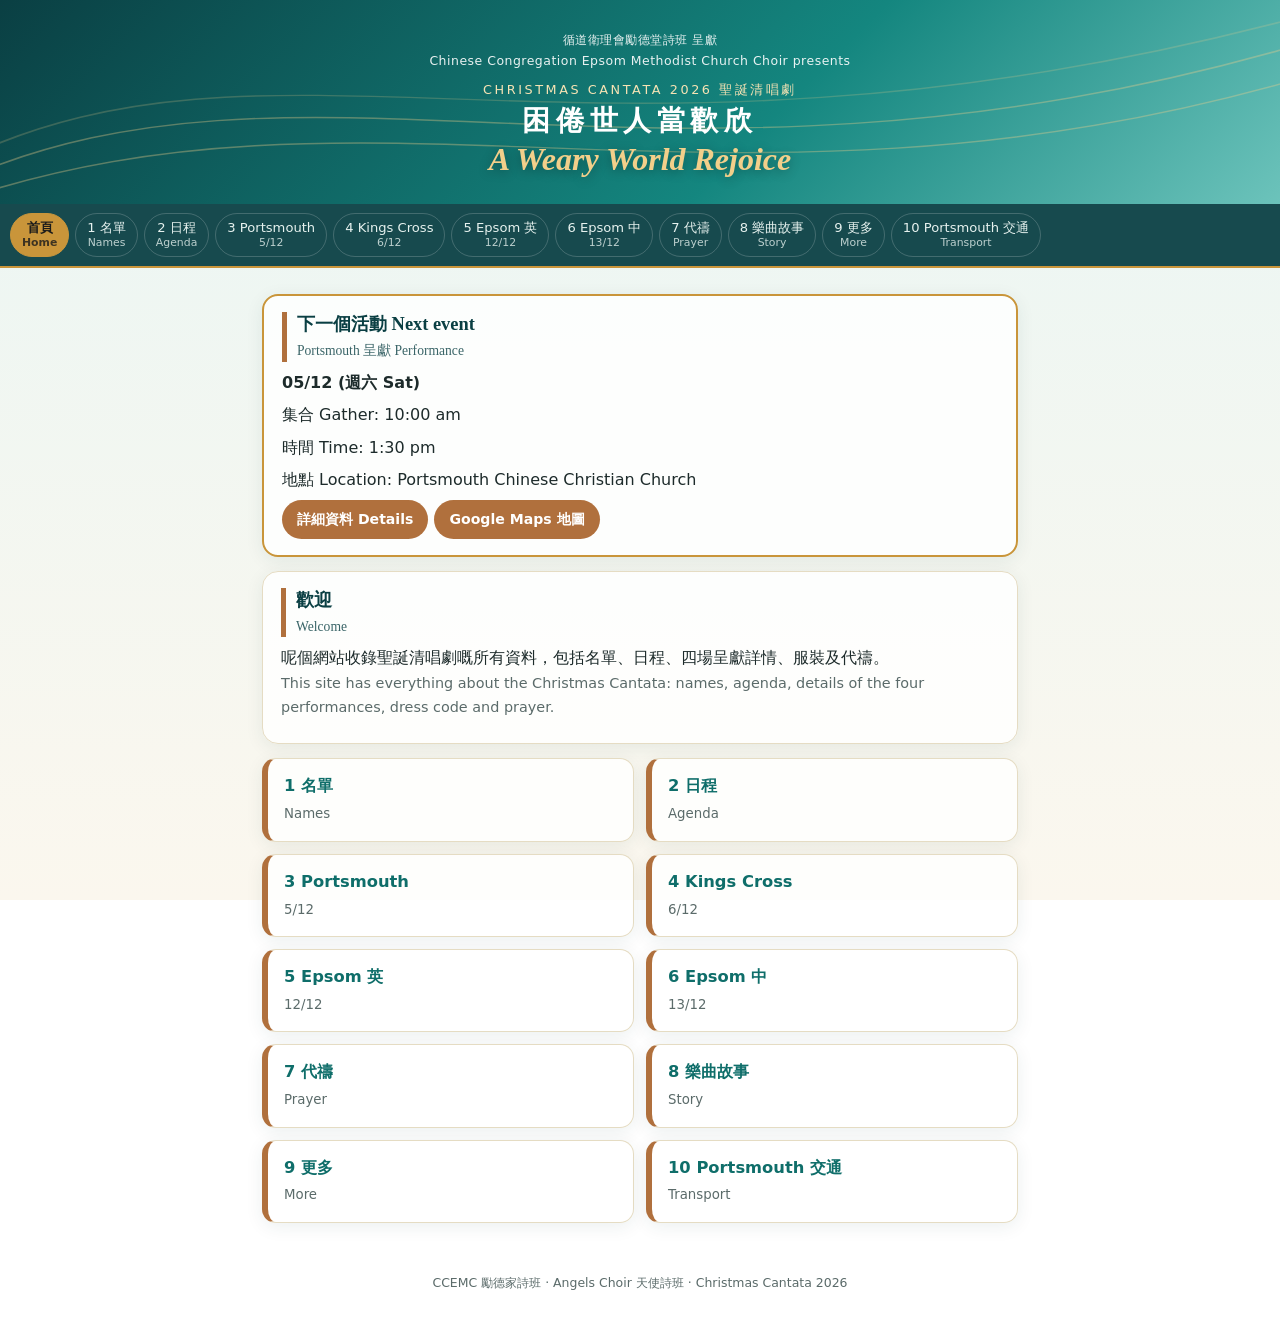
<file: index.html>
<!DOCTYPE html><html lang="zh-Hant"><head><meta charset="utf-8">
<meta name="viewport" content="width=device-width, initial-scale=1"><meta name="robots" content="noindex, nofollow">
<title>Home | A Weary World Rejoice 2026</title><link rel="stylesheet" href="style.css"></head>
<body>
<header class="hero"><svg viewBox="0 0 800 300" preserveAspectRatio="none"><g fill="none" stroke="#f2cf8a" stroke-width="2"><path d="M-20 260 C200 40 420 340 820 60"/><path d="M-20 290 C240 90 460 360 820 110"/><path d="M-20 230 C180 10 380 300 820 20" opacity=".6"/></g></svg>
<div class="org">循道衛理會勵德堂詩班 呈獻<br>Chinese Congregation Epsom Methodist Church Choir presents</div>
<div class="small">CHRISTMAS CANTATA 2026 聖誕清唱劇</div>
<h1>困倦世人當歡欣</h1><div class="script">A Weary World Rejoice</div>
</header>
<nav class="tabs"><a href="index.html" class=on>首頁<small>Home</small></a><a href="names.html">1 名單<small>Names</small></a><a href="agenda.html">2 日程<small>Agenda</small></a><a href="portsmouth.html">3 Portsmouth<small>5/12</small></a><a href="kingscross.html">4 Kings Cross<small>6/12</small></a><a href="epsom-eng.html">5 Epsom 英<small>12/12</small></a><a href="epsom-chi.html">6 Epsom 中<small>13/12</small></a><a href="prayer.html">7 代禱<small>Prayer</small></a><a href="story.html">8 樂曲故事<small>Story</small></a><a href="more.html">9 更多<small>More</small></a><a href="portsmouth-transport.html">10 Portsmouth 交通<small>Transport</small></a></nav><main><div id="next"></div><div class="card"><h2>歡迎<br><span style="font-weight:400;font-size:.85rem;opacity:.8">Welcome</span></h2><div class="pair"><div class="zh">呢個網站收錄聖誕清唱劇嘅所有資料，包括名單、日程、四場呈獻詳情、服裝及代禱。</div><div class="en">This site has everything about the Christmas Cantata: names, agenda, details of the four performances, dress code and prayer.</div></div></div><div class="menu"><a href="names.html"><b>1 名單</b><small>Names</small></a><a href="agenda.html"><b>2 日程</b><small>Agenda</small></a><a href="portsmouth.html"><b>3 Portsmouth</b><small>5/12</small></a><a href="kingscross.html"><b>4 Kings Cross</b><small>6/12</small></a><a href="epsom-eng.html"><b>5 Epsom 英</b><small>12/12</small></a><a href="epsom-chi.html"><b>6 Epsom 中</b><small>13/12</small></a><a href="prayer.html"><b>7 代禱</b><small>Prayer</small></a><a href="story.html"><b>8 樂曲故事</b><small>Story</small></a><a href="more.html"><b>9 更多</b><small>More</small></a><a href="portsmouth-transport.html"><b>10 Portsmouth 交通</b><small>Transport</small></a></div><script>
var EV=[{"d": "2026-11-25", "t": "星期三禱告會 Wednesday prayer，實體 In person", "g": "10:30 am", "s": "", "l": "CCEMC Epsom", "m": "https://www.google.com/maps/search/?api=1&query=Chinese%20Congregation%20Epsom%20Methodist%20Church%2C%20Ashley%20Road%2C%20Epsom%2C%20Surrey%20KT18%205AQ", "u": "prayer.html"}, {"d": "2026-11-25", "t": "線上禱告會 Online prayer meeting，Zoom", "g": "Zoom", "s": "8:30 pm", "l": "Meeting ID 852 8786 7231，Passcode 648481", "m": "", "z": "https://us02web.zoom.us/j/85287867231?pwd=Zk0WvUXRvNx9ufu40FheNtH6Ev7CYb.1", "u": "prayer.html"}, {"d": "2026-11-28", "t": "總綵排 Dress rehearsal", "g": "詩班及事奉 Choir and staff 1:00 pm，Angels Choir 2:15 pm", "s": "預計 6:00 pm 完成 Finish about 6:00 pm", "l": "CCEMC Epsom", "m": "https://www.google.com/maps/search/?api=1&query=Chinese%20Congregation%20Epsom%20Methodist%20Church%2C%20Ashley%20Road%2C%20Epsom%2C%20Surrey%20KT18%205AQ", "u": "agenda.html"}, {"d": "2026-12-05", "t": "Portsmouth 呈獻 Performance", "g": "10:00 am", "s": "1:30 pm", "l": "Portsmouth Chinese Christian Church", "m": "https://www.google.com/maps/search/?api=1&query=Wesley%20Centre%2C%20128%20Fratton%20Road%2C%20Fratton%2C%20Portsmouth%20PO1%205DD", "u": "portsmouth.html"}, {"d": "2026-12-06", "t": "Kings Cross 呈獻 Performance", "g": "待確認 TBC", "s": "1:30 pm", "l": "King's Cross Methodist Church", "m": "https://www.google.com/maps/search/?api=1&query=58A%20Birkenhead%20St%2C%20London%20WC1H%208BW", "u": "kingscross.html"}, {"d": "2026-12-12", "t": "Epsom 英文場 English", "g": "詩班及事奉 11:00 am，Angels Choir 12:30 pm", "s": "3:00 to 5:00 pm", "l": "CCEMC Epsom", "m": "https://www.google.com/maps/search/?api=1&query=Chinese%20Congregation%20Epsom%20Methodist%20Church%2C%20Ashley%20Road%2C%20Epsom%2C%20Surrey%20KT18%205AQ", "u": "epsom-eng.html"}, {"d": "2026-12-13", "t": "Epsom 中文場 Chinese", "g": "全體 Everyone 12:30 pm", "s": "2:00 to 4:00 pm", "l": "CCEMC Epsom", "m": "https://www.google.com/maps/search/?api=1&query=Chinese%20Congregation%20Epsom%20Methodist%20Church%2C%20Ashley%20Road%2C%20Epsom%2C%20Surrey%20KT18%205AQ", "u": "epsom-chi.html"}];
(function(){
  var n=new Date(),t=n.getFullYear()+'-'+('0'+(n.getMonth()+1)).slice(-2)+'-'+('0'+n.getDate()).slice(-2);
  var box=document.getElementById('next'),h='',first=null,list=[];
  for(var i=0;i<EV.length;i++){if(EV[i].d>=t){if(first===null)first=EV[i].d;if(EV[i].d===first)list.push(EV[i])}}
  if(!list.length){h='<div class="card"><h2>多謝大家<br><span style="font-weight:400;font-size:.85rem;opacity:.8">Thank you</span></h2><div class="zh">所有呈獻已完成，感謝主，多謝大家一同事奉。</div><div class="en">All performances are complete. Thank you for serving together.</div></div>';}
  list.forEach(function(e){
    var p=e.d.split('-'),dt=new Date(p[0],p[1]-1,p[2]),w=['日 Sun','一 Mon','二 Tue','三 Wed','四 Thu','五 Fri','六 Sat'][dt.getDay()];
    var lab=(e.d===t)?'今日 Today':'下一個活動 Next event';
    h+='<div class="card" style="border:2px solid var(--gold)"><h2>'+lab+'<br><span style="font-weight:400;font-size:.85rem;opacity:.8">'+e.t+'</span></h2>'
     +'<div class="zh"><b>'+p[2]+'/'+p[1]+' (週'+w+')</b></div>'
     +'<div class="zh">集合 Gather: '+e.g+'</div>'
     +(e.s?'<div class="zh">時間 Time: '+e.s+'</div>':'')
     +(e.l?'<div class="zh">地點 Location: '+e.l+'</div>':'')
     +'<a class="btn" href="'+e.u+'">詳細資料 Details</a>'
     +(e.m?'<a class="btn" href="'+e.m+'" target="_blank" rel="noopener">Google Maps 地圖</a>':'')+(e.z?'<a class="btn" href="'+e.z+'" target="_blank" rel="noopener">加入 Zoom Join</a>':'')+'</div>';
  });
  box.innerHTML=h;
})();
</script></main>
<footer>CCEMC 勵德家詩班 · Angels Choir 天使詩班 · Christmas Cantata 2026</footer></body></html>
</file>
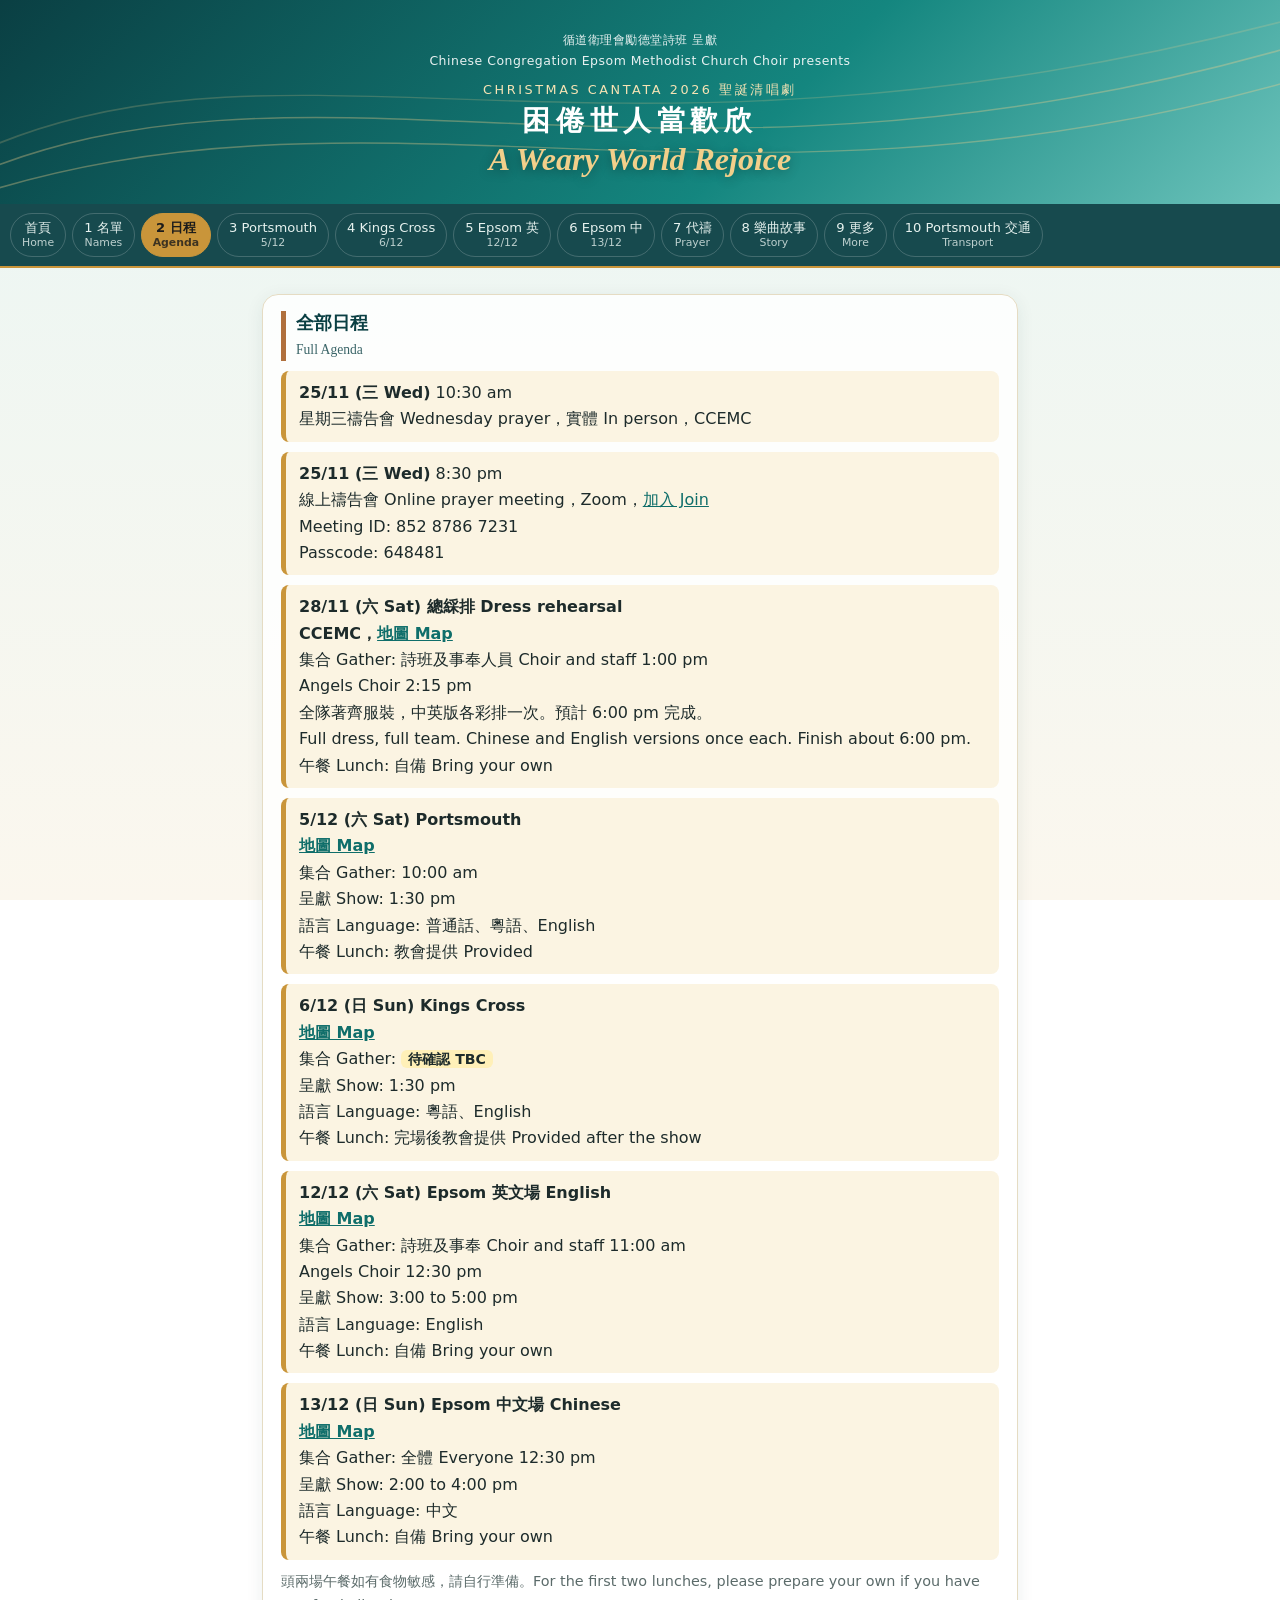
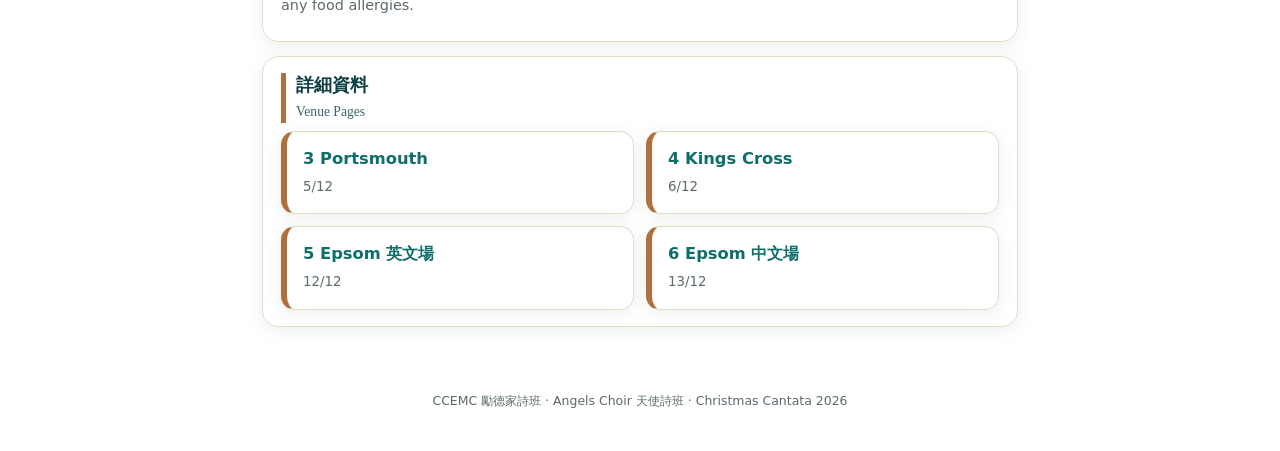
<file: agenda.html>
<!DOCTYPE html><html lang="zh-Hant"><head><meta charset="utf-8">
<meta name="viewport" content="width=device-width, initial-scale=1"><meta name="robots" content="noindex, nofollow">
<title>Agenda | A Weary World Rejoice 2026</title><link rel="stylesheet" href="style.css"></head>
<body>
<header class="hero"><svg viewBox="0 0 800 300" preserveAspectRatio="none"><g fill="none" stroke="#f2cf8a" stroke-width="2"><path d="M-20 260 C200 40 420 340 820 60"/><path d="M-20 290 C240 90 460 360 820 110"/><path d="M-20 230 C180 10 380 300 820 20" opacity=".6"/></g></svg>
<div class="org">循道衛理會勵德堂詩班 呈獻<br>Chinese Congregation Epsom Methodist Church Choir presents</div>
<div class="small">CHRISTMAS CANTATA 2026 聖誕清唱劇</div>
<h1>困倦世人當歡欣</h1><div class="script">A Weary World Rejoice</div>
</header>
<nav class="tabs"><a href="index.html">首頁<small>Home</small></a><a href="names.html">1 名單<small>Names</small></a><a href="agenda.html" class=on>2 日程<small>Agenda</small></a><a href="portsmouth.html">3 Portsmouth<small>5/12</small></a><a href="kingscross.html">4 Kings Cross<small>6/12</small></a><a href="epsom-eng.html">5 Epsom 英<small>12/12</small></a><a href="epsom-chi.html">6 Epsom 中<small>13/12</small></a><a href="prayer.html">7 代禱<small>Prayer</small></a><a href="story.html">8 樂曲故事<small>Story</small></a><a href="more.html">9 更多<small>More</small></a><a href="portsmouth-transport.html">10 Portsmouth 交通<small>Transport</small></a></nav><main><div class="card"><h2>全部日程<br><span style="font-weight:400;font-size:.85rem;opacity:.8">Full Agenda</span></h2><div class="note"><b>25/11 (三 Wed)</b> 10:30 am<br>星期三禱告會 Wednesday prayer，實體 In person，CCEMC</div><div class="note"><b>25/11 (三 Wed)</b> 8:30 pm<br>線上禱告會 Online prayer meeting，Zoom，<a href="https://us02web.zoom.us/j/85287867231?pwd=Zk0WvUXRvNx9ufu40FheNtH6Ev7CYb.1" target="_blank" rel="noopener">加入 Join</a><br>Meeting ID: 852 8786 7231<br>Passcode: 648481</div><div class="note"><b>28/11 (六 Sat) 總綵排 Dress rehearsal<br>CCEMC，<a href="https://www.google.com/maps/search/?api=1&query=Chinese%20Congregation%20Epsom%20Methodist%20Church%2C%20Ashley%20Road%2C%20Epsom%2C%20Surrey%20KT18%205AQ" target="_blank" rel="noopener">地圖 Map</a></b><br>集合 Gather: 詩班及事奉人員 Choir and staff 1:00 pm<br>Angels Choir 2:15 pm<br>全隊著齊服裝，中英版各彩排一次。預計 6:00 pm 完成。<br>Full dress, full team. Chinese and English versions once each. Finish about 6:00 pm.<br>午餐 Lunch: 自備 Bring your own</div><div class="note"><b>5/12 (六 Sat) Portsmouth<br><a href="https://www.google.com/maps/search/?api=1&query=Wesley%20Centre%2C%20128%20Fratton%20Road%2C%20Fratton%2C%20Portsmouth%20PO1%205DD" target="_blank" rel="noopener">地圖 Map</a></b><br>集合 Gather: 10:00 am<br>呈獻 Show: 1:30 pm<br>語言 Language: 普通話、粵語、English<br>午餐 Lunch: 教會提供 Provided</div><div class="note"><b>6/12 (日 Sun) Kings Cross<br><a href="https://www.google.com/maps/search/?api=1&query=58A%20Birkenhead%20St%2C%20London%20WC1H%208BW" target="_blank" rel="noopener">地圖 Map</a></b><br>集合 Gather: <span class="tbc">待確認 TBC</span><br>呈獻 Show: 1:30 pm<br>語言 Language: 粵語、English<br>午餐 Lunch: 完場後教會提供 Provided after the show</div><div class="note"><b>12/12 (六 Sat) Epsom 英文場 English<br><a href="https://www.google.com/maps/search/?api=1&query=Chinese%20Congregation%20Epsom%20Methodist%20Church%2C%20Ashley%20Road%2C%20Epsom%2C%20Surrey%20KT18%205AQ" target="_blank" rel="noopener">地圖 Map</a></b><br>集合 Gather: 詩班及事奉 Choir and staff 11:00 am<br>Angels Choir 12:30 pm<br>呈獻 Show: 3:00 to 5:00 pm<br>語言 Language: English<br>午餐 Lunch: 自備 Bring your own</div><div class="note"><b>13/12 (日 Sun) Epsom 中文場 Chinese<br><a href="https://www.google.com/maps/search/?api=1&query=Chinese%20Congregation%20Epsom%20Methodist%20Church%2C%20Ashley%20Road%2C%20Epsom%2C%20Surrey%20KT18%205AQ" target="_blank" rel="noopener">地圖 Map</a></b><br>集合 Gather: 全體 Everyone 12:30 pm<br>呈獻 Show: 2:00 to 4:00 pm<br>語言 Language: 中文<br>午餐 Lunch: 自備 Bring your own</div><div class="en">頭兩場午餐如有食物敏感，請自行準備。For the first two lunches, please prepare your own if you have any food allergies.</div></div><div class="card"><h2>詳細資料<br><span style="font-weight:400;font-size:.85rem;opacity:.8">Venue Pages</span></h2><div class="menu"><a href="portsmouth.html"><b>3 Portsmouth</b><small>5/12</small></a><a href="kingscross.html"><b>4 Kings Cross</b><small>6/12</small></a><a href="epsom-eng.html"><b>5 Epsom 英文場</b><small>12/12</small></a><a href="epsom-chi.html"><b>6 Epsom 中文場</b><small>13/12</small></a></div></div></main>
<footer>CCEMC 勵德家詩班 · Angels Choir 天使詩班 · Christmas Cantata 2026</footer></body></html>
</file>
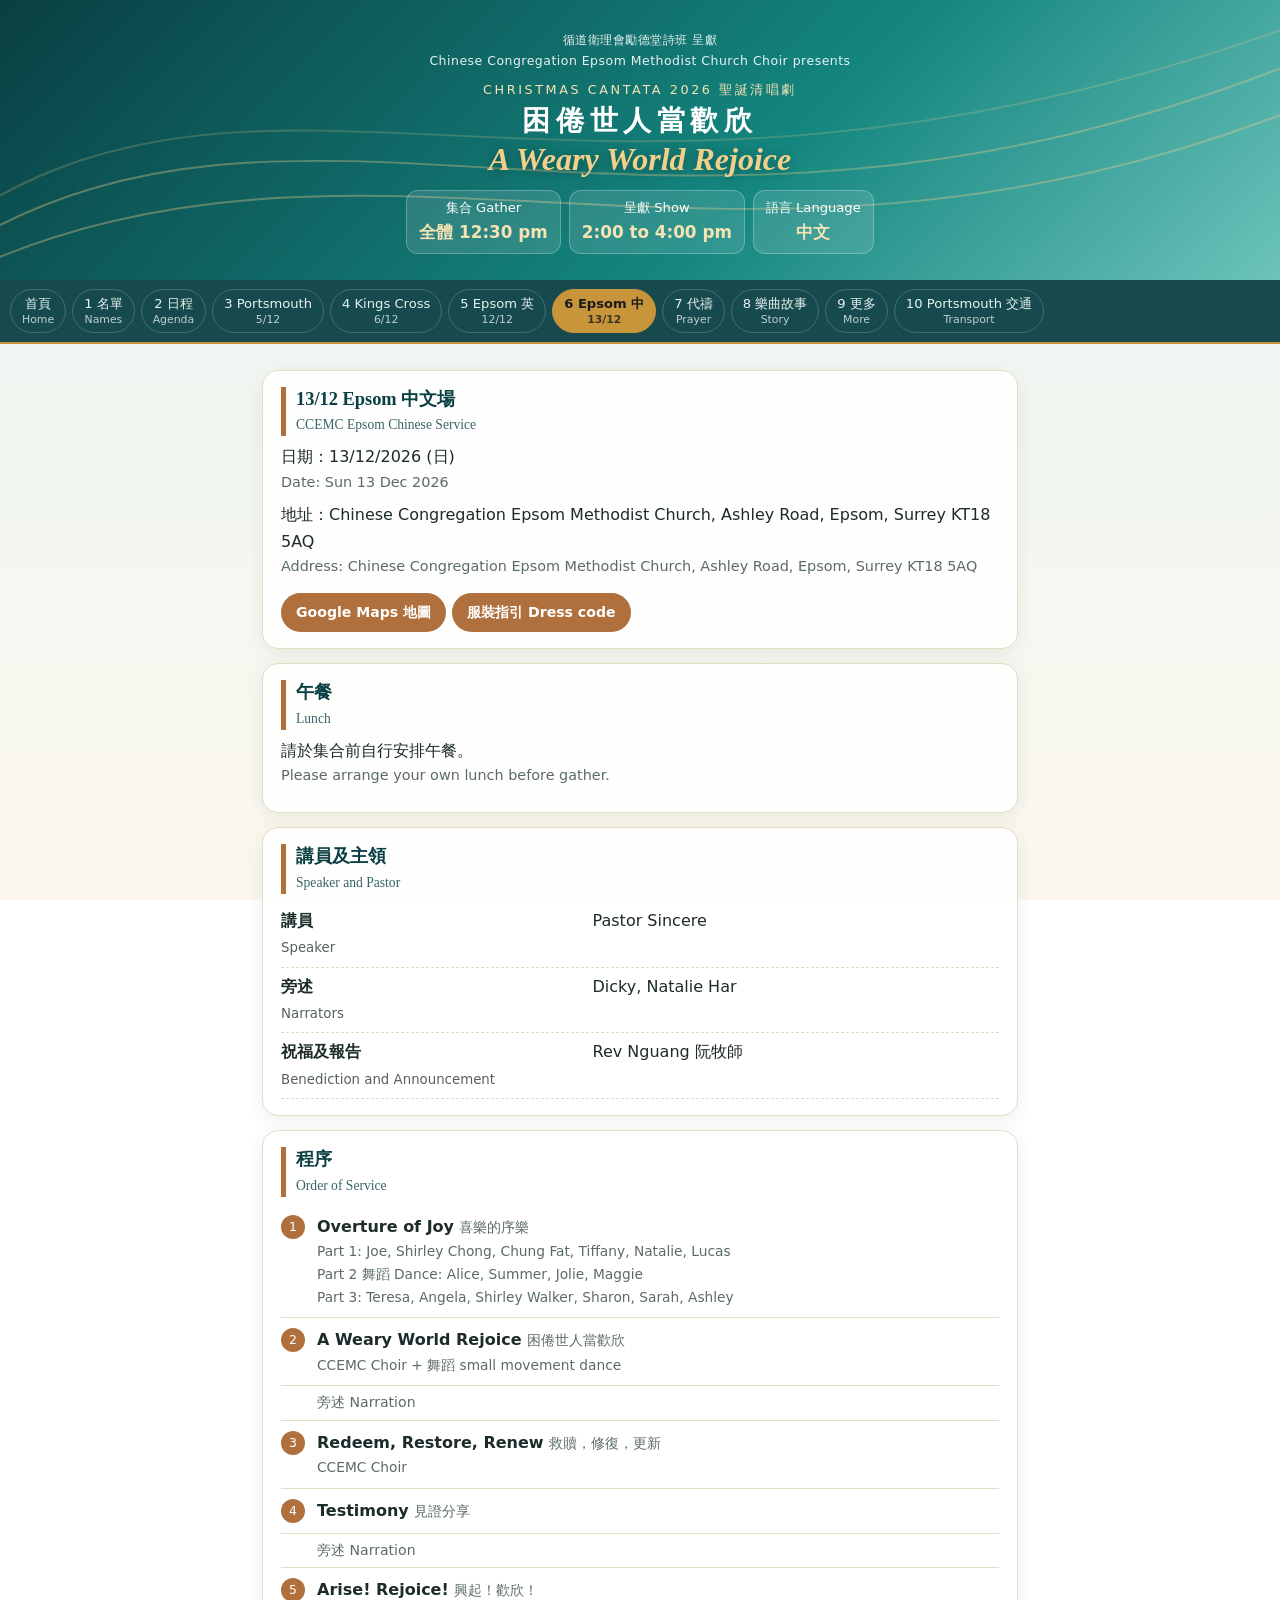
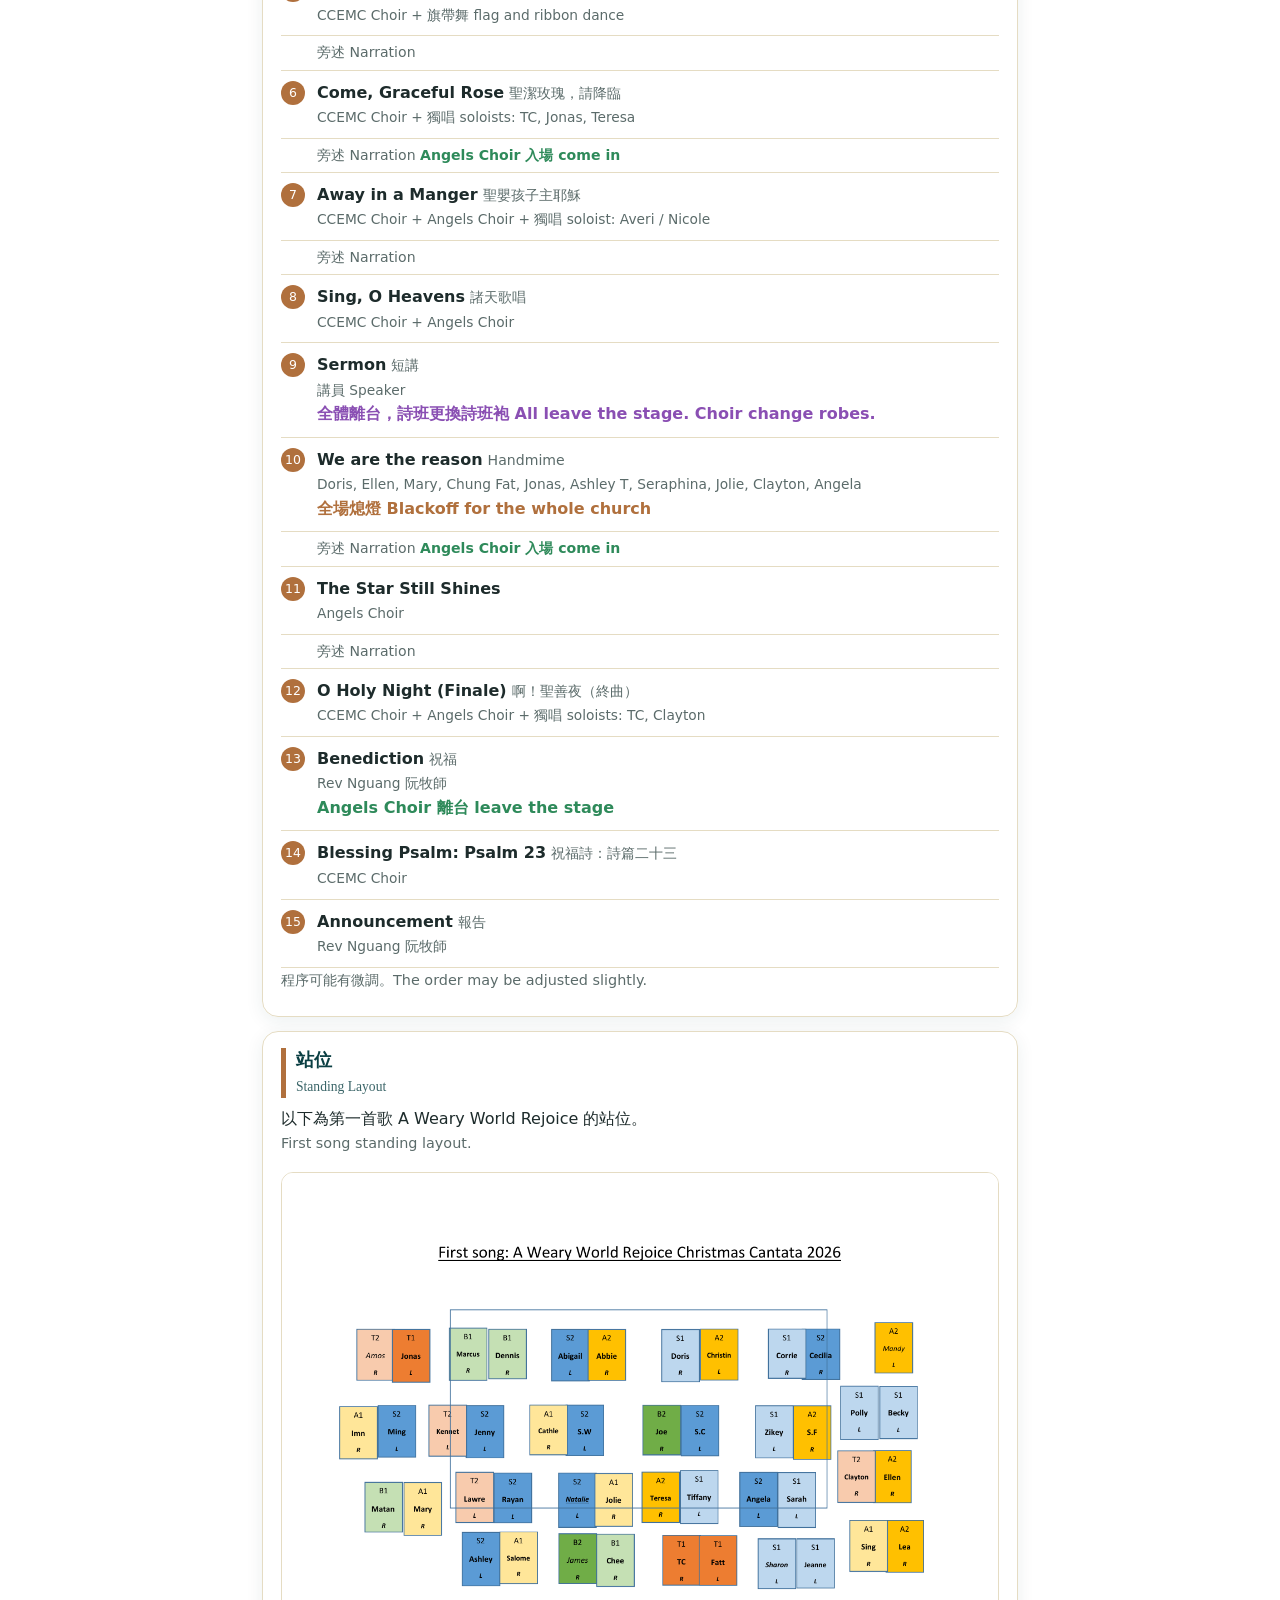
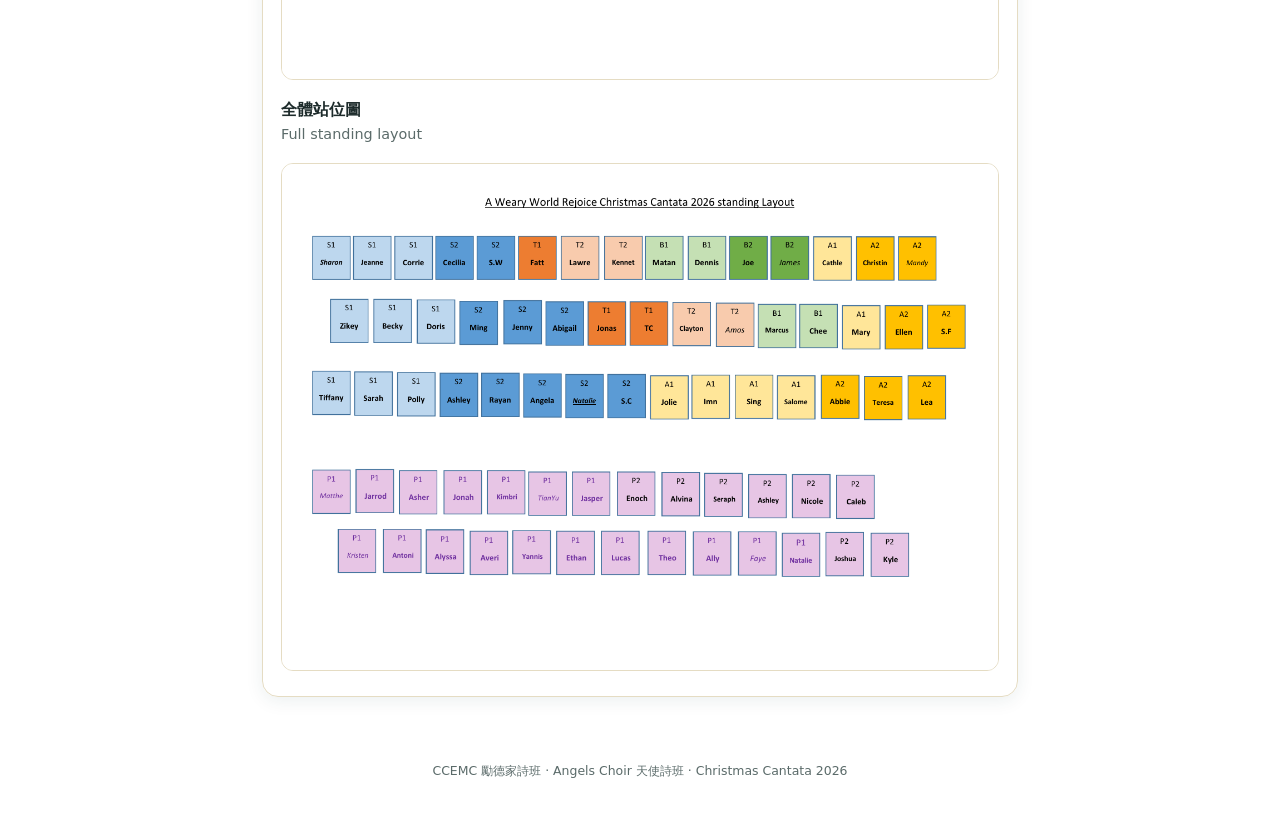
<file: epsom-chi.html>
<!DOCTYPE html><html lang="zh-Hant"><head><meta charset="utf-8">
<meta name="viewport" content="width=device-width, initial-scale=1"><meta name="robots" content="noindex, nofollow">
<title>CCEMC Epsom Chinese Service | A Weary World Rejoice 2026</title><link rel="stylesheet" href="style.css"></head>
<body>
<header class="hero"><svg viewBox="0 0 800 300" preserveAspectRatio="none"><g fill="none" stroke="#f2cf8a" stroke-width="2"><path d="M-20 260 C200 40 420 340 820 60"/><path d="M-20 290 C240 90 460 360 820 110"/><path d="M-20 230 C180 10 380 300 820 20" opacity=".6"/></g></svg>
<div class="org">循道衛理會勵德堂詩班 呈獻<br>Chinese Congregation Epsom Methodist Church Choir presents</div>
<div class="small">CHRISTMAS CANTATA 2026 聖誕清唱劇</div>
<h1>困倦世人當歡欣</h1><div class="script">A Weary World Rejoice</div>
<div class="chips"><div class="chip">集合 Gather<b>全體 12:30 pm</b></div><div class="chip">呈獻 Show<b>2:00 to 4:00 pm</b></div><div class="chip">語言 Language<b>中文</b></div></div></header>
<nav class="tabs"><a href="index.html">首頁<small>Home</small></a><a href="names.html">1 名單<small>Names</small></a><a href="agenda.html">2 日程<small>Agenda</small></a><a href="portsmouth.html">3 Portsmouth<small>5/12</small></a><a href="kingscross.html">4 Kings Cross<small>6/12</small></a><a href="epsom-eng.html">5 Epsom 英<small>12/12</small></a><a href="epsom-chi.html" class=on>6 Epsom 中<small>13/12</small></a><a href="prayer.html">7 代禱<small>Prayer</small></a><a href="story.html">8 樂曲故事<small>Story</small></a><a href="more.html">9 更多<small>More</small></a><a href="portsmouth-transport.html">10 Portsmouth 交通<small>Transport</small></a></nav><main><div class="card"><h2>13/12 Epsom 中文場<br><span style="font-weight:400;font-size:.85rem;opacity:.8">CCEMC Epsom Chinese Service</span></h2><div class="pair"><div class="zh">日期：13/12/2026 (日)</div><div class="en">Date: Sun 13 Dec 2026</div></div><div class="pair"><div class="zh">地址：Chinese Congregation Epsom Methodist Church, Ashley Road, Epsom, Surrey KT18 5AQ</div><div class="en">Address: Chinese Congregation Epsom Methodist Church, Ashley Road, Epsom, Surrey KT18 5AQ</div></div><a class="btn" href="https://www.google.com/maps/search/?api=1&query=Chinese%20Congregation%20Epsom%20Methodist%20Church%2C%20Ashley%20Road%2C%20Epsom%2C%20Surrey%20KT18%205AQ" target="_blank" rel="noopener">Google Maps 地圖</a><a class="btn" href="more.html#dress">服裝指引 Dress code</a></div><div class="card"><h2>午餐<br><span style="font-weight:400;font-size:.85rem;opacity:.8">Lunch</span></h2><div class="pair"><div class="zh">請於集合前自行安排午餐。</div><div class="en">Please arrange your own lunch before gather.</div></div></div><div class="card"><h2>講員及主領<br><span style="font-weight:400;font-size:.85rem;opacity:.8">Speaker and Pastor</span></h2><div class="role"><b>講員<br><small style="font-weight:400;opacity:.75">Speaker</small></b><span>Pastor Sincere</span></div><div class="role"><b>旁述<br><small style="font-weight:400;opacity:.75">Narrators</small></b><span>Dicky, Natalie Har</span></div><div class="role"><b>祝福及報告<br><small style="font-weight:400;opacity:.75">Benediction and Announcement</small></b><span>Rev Nguang 阮牧師</span></div></div><div class="card"><h2>程序<br><span style="font-weight:400;font-size:.85rem;opacity:.8">Order of Service</span></h2><ol class="prog"><li><span class="t">Overture of Joy</span> <span class="tz">喜樂的序樂</span><div class="who">Part 1: Joe, Shirley Chong, Chung Fat, Tiffany, Natalie, Lucas<br>Part 2 舞蹈 Dance: Alice, Summer, Jolie, Maggie<br>Part 3: Teresa, Angela, Shirley Walker, Sharon, Sarah, Ashley</div></li><li><span class="t">A Weary World Rejoice</span> <span class="tz">困倦世人當歡欣</span><div class="who">CCEMC Choir + 舞蹈 small movement dance</div></li><li class="nar">旁述 Narration</li><li><span class="t">Redeem, Restore, Renew</span> <span class="tz">救贖，修復，更新</span><div class="who">CCEMC Choir</div></li><li><span class="t">Testimony</span> <span class="tz">見證分享</span></li><li class="nar">旁述 Narration</li><li><span class="t">Arise! Rejoice!</span> <span class="tz">興起！歡欣！</span><div class="who">CCEMC Choir + 旗帶舞 flag and ribbon dance</div></li><li class="nar">旁述 Narration</li><li><span class="t">Come, Graceful Rose</span> <span class="tz">聖潔玫瑰，請降臨</span><div class="who">CCEMC Choir + 獨唱 soloists: TC, Jonas, Teresa</div></li><li class="nar">旁述 Narration <span class="ang">Angels Choir 入場 come in</span></li><li><span class="t">Away in a Manger</span> <span class="tz">聖嬰孩子主耶穌</span><div class="who">CCEMC Choir + Angels Choir + 獨唱 soloist: Averi / Nicole</div></li><li class="nar">旁述 Narration</li><li><span class="t">Sing, O Heavens</span> <span class="tz">諸天歌唱</span><div class="who">CCEMC Choir + Angels Choir</div></li><li><span class="t">Sermon</span> <span class="tz">短講</span><div class="who">講員 Speaker</div><div><span class="rob">全體離台，詩班更換詩班袍 All leave the stage. Choir change robes.</span></div></li><li><span class="t">We are the reason</span> <span class="tz">Handmime</span><div class="who">Doris, Ellen, Mary, Chung Fat, Jonas, Ashley T, Seraphina, Jolie, Clayton, Angela</div><div><span class="cue">全場熄燈 Blackoff for the whole church</span></div></li><li class="nar">旁述 Narration <span class="ang">Angels Choir 入場 come in</span></li><li><span class="t">The Star Still Shines</span> <span class="tz"></span><div class="who">Angels Choir</div></li><li class="nar">旁述 Narration</li><li><span class="t">O Holy Night (Finale)</span> <span class="tz">啊！聖善夜（終曲）</span><div class="who">CCEMC Choir + Angels Choir + 獨唱 soloists: TC, Clayton</div></li><li><span class="t">Benediction</span> <span class="tz">祝福</span><div class="who">Rev Nguang 阮牧師</div><div><span class="ang">Angels Choir 離台 leave the stage</span></div></li><li><span class="t">Blessing Psalm: Psalm 23</span> <span class="tz">祝福詩：詩篇二十三</span><div class="who">CCEMC Choir</div></li><li><span class="t">Announcement</span> <span class="tz">報告</span><div class="who">Rev Nguang 阮牧師</div></li></ol><div class="en">程序可能有微調。The order may be adjusted slightly.</div></div><div class="card"><h2>站位<br><span style="font-weight:400;font-size:.85rem;opacity:.8">Standing Layout</span></h2><div class="pair"><div class="zh">以下為第一首歌 A Weary World Rejoice 的站位。</div><div class="en">First song standing layout.</div></div><img class="fit" src="img/layout_epsom.png" alt="First song standing layout"><div class="pair"><div class="zh"><b>全體站位圖</b></div><div class="en">Full standing layout</div></div><img class="fit" src="img/layout_full.png" alt="Full standing layout"></div></main>
<footer>CCEMC 勵德家詩班 · Angels Choir 天使詩班 · Christmas Cantata 2026</footer></body></html>
</file>
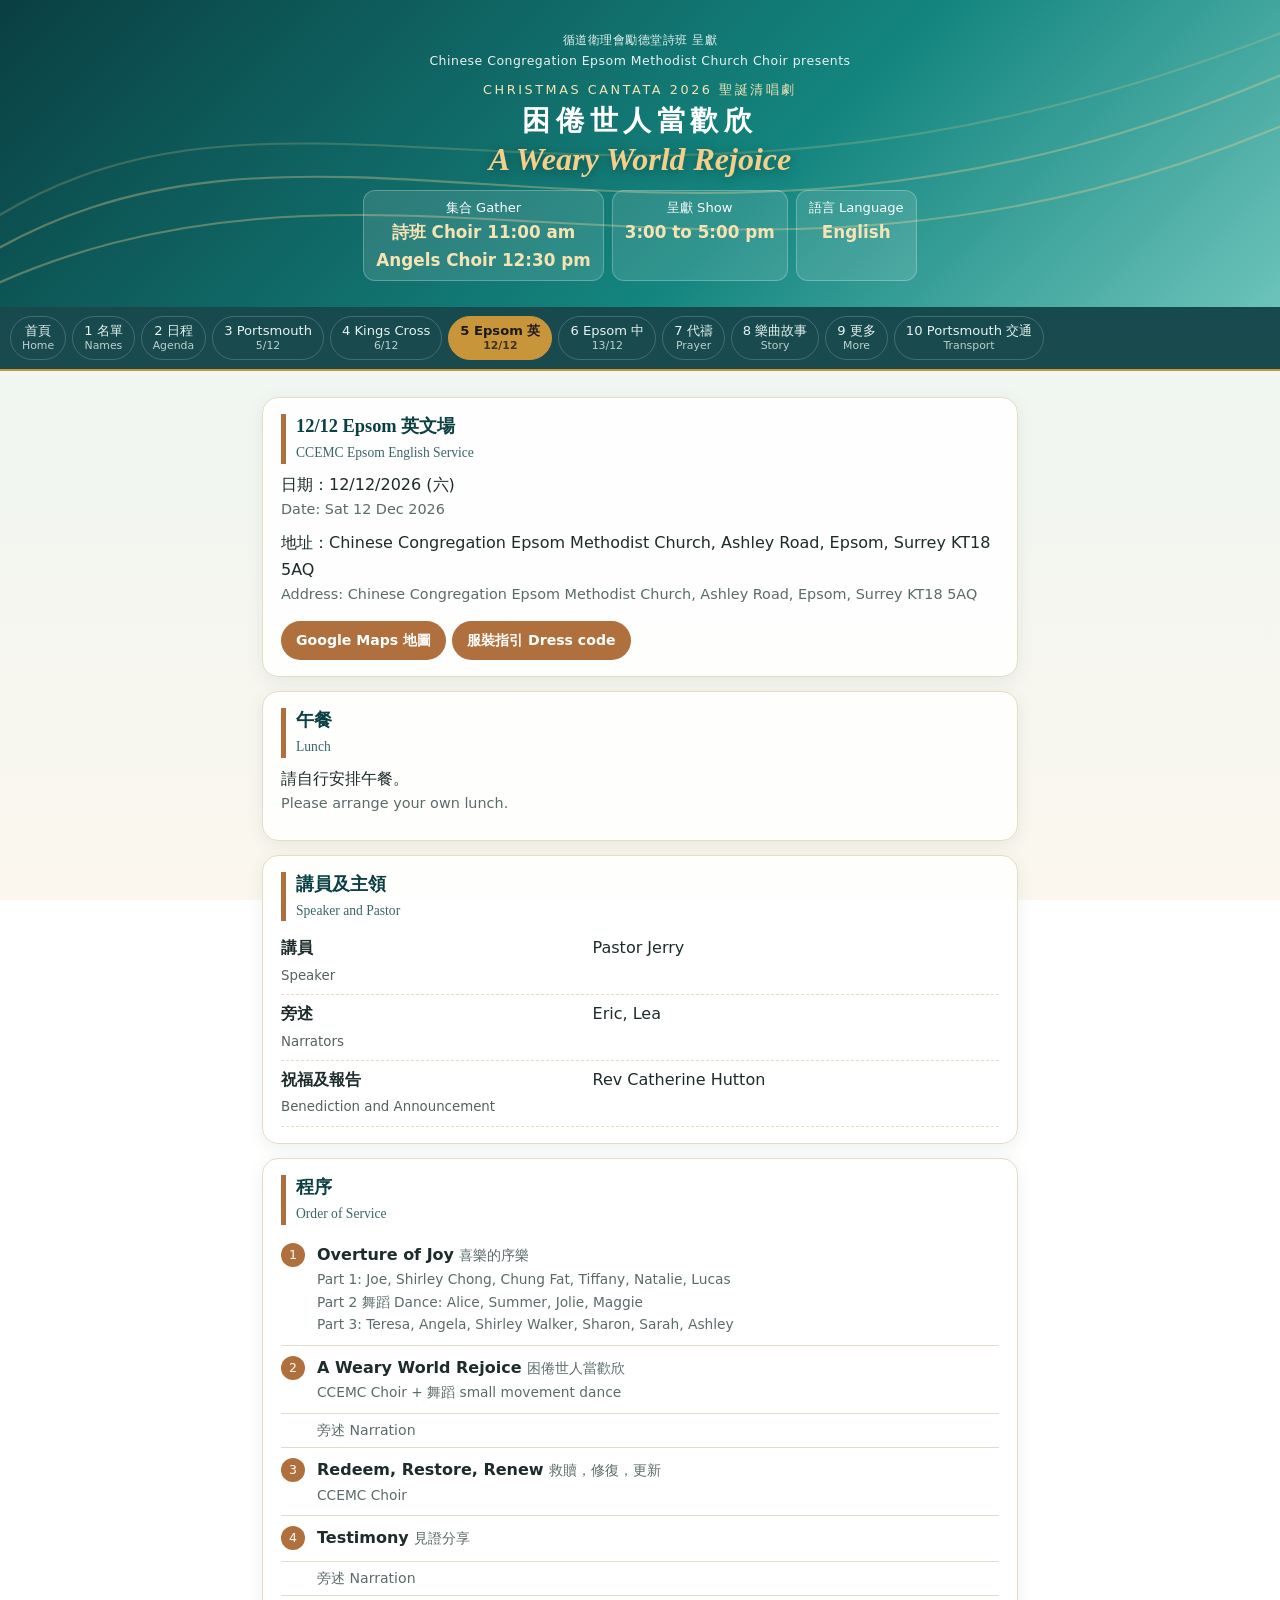
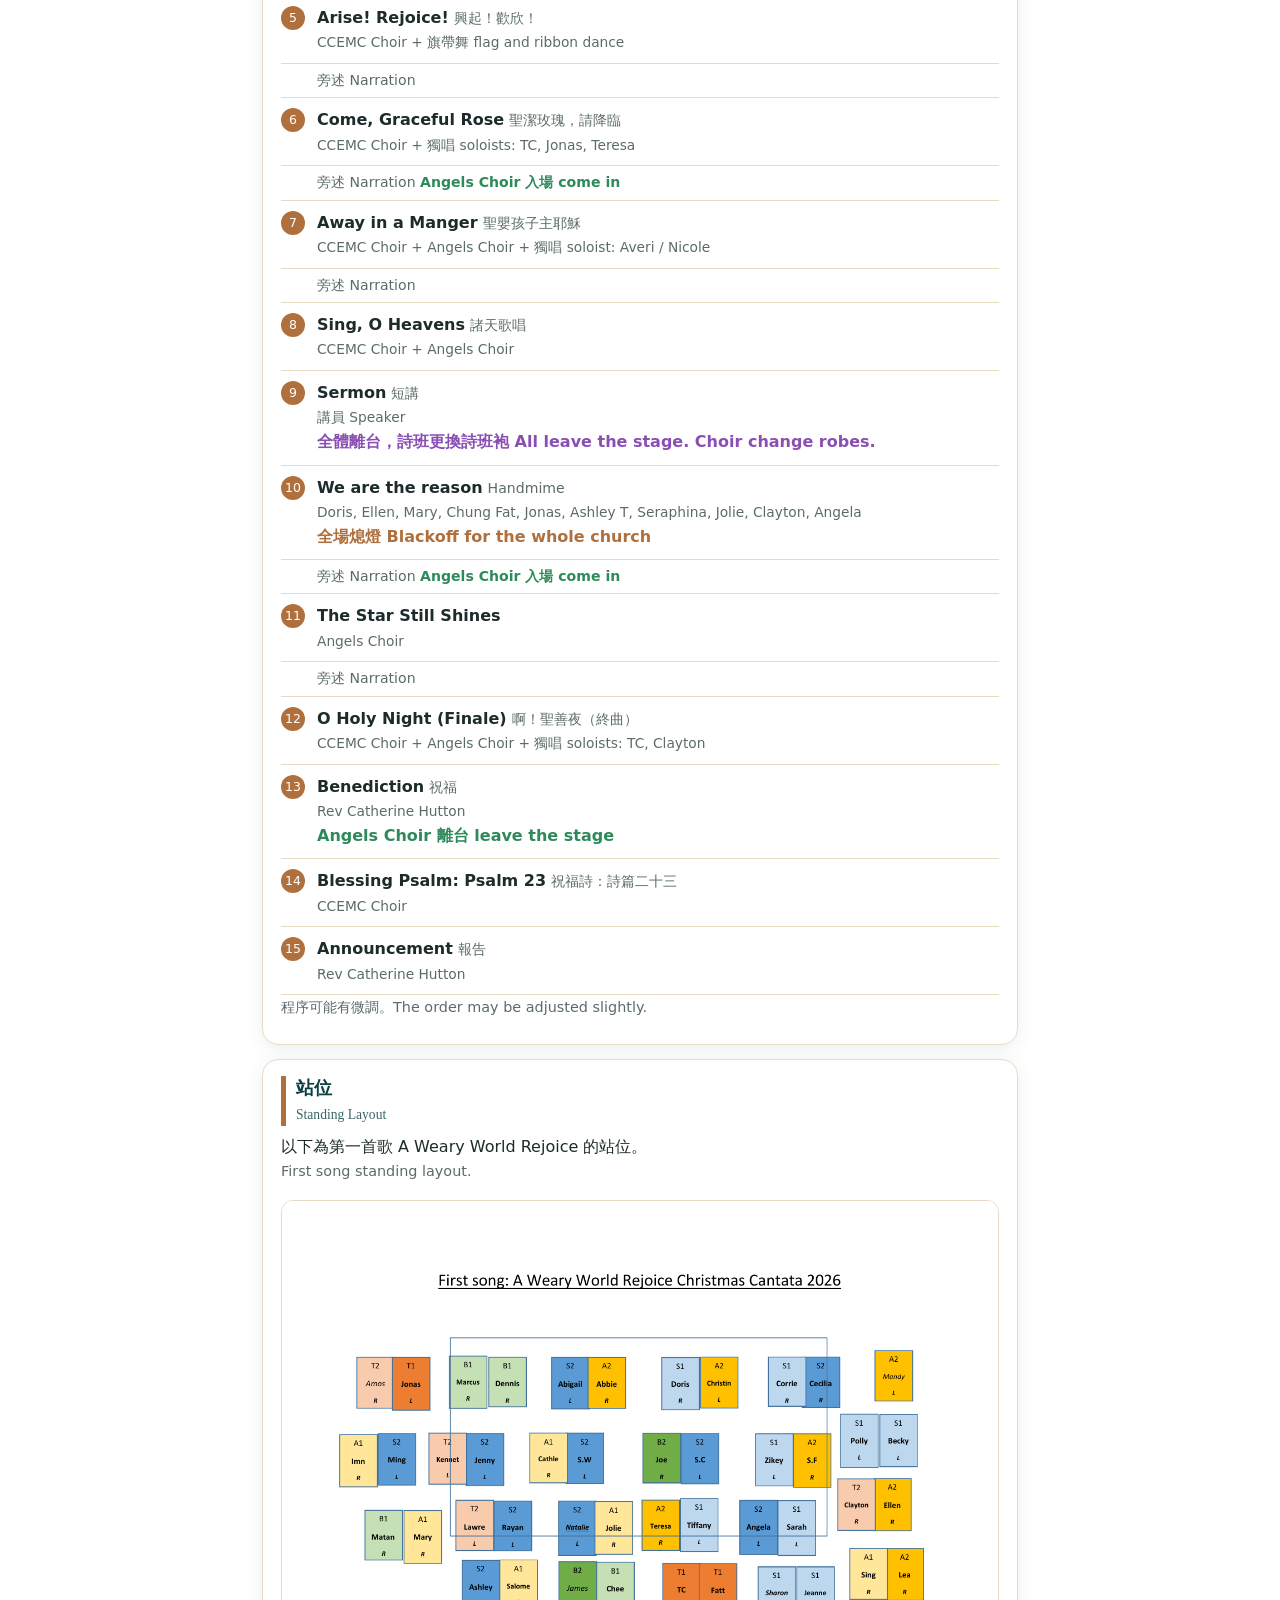
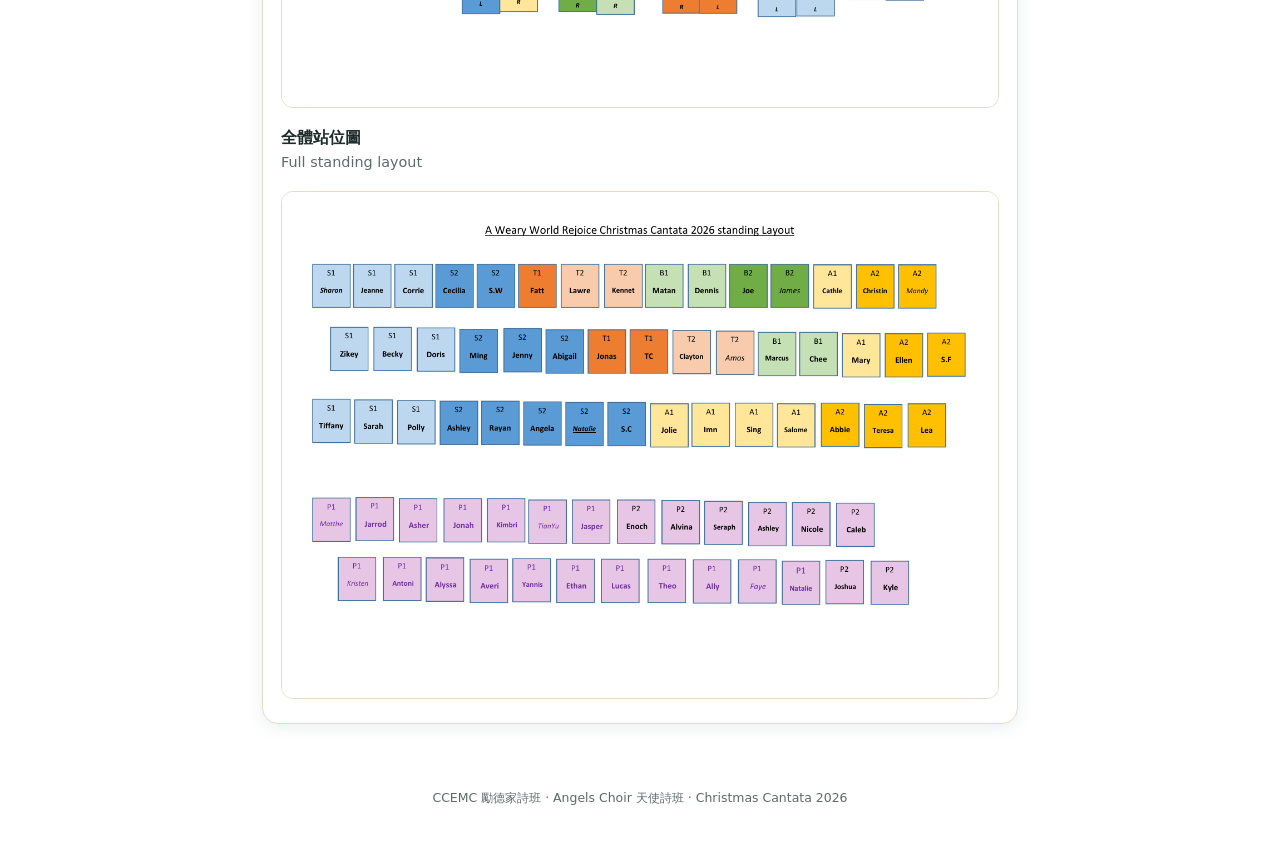
<file: epsom-eng.html>
<!DOCTYPE html><html lang="zh-Hant"><head><meta charset="utf-8">
<meta name="viewport" content="width=device-width, initial-scale=1"><meta name="robots" content="noindex, nofollow">
<title>CCEMC Epsom English Service | A Weary World Rejoice 2026</title><link rel="stylesheet" href="style.css"></head>
<body>
<header class="hero"><svg viewBox="0 0 800 300" preserveAspectRatio="none"><g fill="none" stroke="#f2cf8a" stroke-width="2"><path d="M-20 260 C200 40 420 340 820 60"/><path d="M-20 290 C240 90 460 360 820 110"/><path d="M-20 230 C180 10 380 300 820 20" opacity=".6"/></g></svg>
<div class="org">循道衛理會勵德堂詩班 呈獻<br>Chinese Congregation Epsom Methodist Church Choir presents</div>
<div class="small">CHRISTMAS CANTATA 2026 聖誕清唱劇</div>
<h1>困倦世人當歡欣</h1><div class="script">A Weary World Rejoice</div>
<div class="chips"><div class="chip">集合 Gather<b>詩班 Choir 11:00 am<br>Angels Choir 12:30 pm</b></div><div class="chip">呈獻 Show<b>3:00 to 5:00 pm</b></div><div class="chip">語言 Language<b>English</b></div></div></header>
<nav class="tabs"><a href="index.html">首頁<small>Home</small></a><a href="names.html">1 名單<small>Names</small></a><a href="agenda.html">2 日程<small>Agenda</small></a><a href="portsmouth.html">3 Portsmouth<small>5/12</small></a><a href="kingscross.html">4 Kings Cross<small>6/12</small></a><a href="epsom-eng.html" class=on>5 Epsom 英<small>12/12</small></a><a href="epsom-chi.html">6 Epsom 中<small>13/12</small></a><a href="prayer.html">7 代禱<small>Prayer</small></a><a href="story.html">8 樂曲故事<small>Story</small></a><a href="more.html">9 更多<small>More</small></a><a href="portsmouth-transport.html">10 Portsmouth 交通<small>Transport</small></a></nav><main><div class="card"><h2>12/12 Epsom 英文場<br><span style="font-weight:400;font-size:.85rem;opacity:.8">CCEMC Epsom English Service</span></h2><div class="pair"><div class="zh">日期：12/12/2026 (六)</div><div class="en">Date: Sat 12 Dec 2026</div></div><div class="pair"><div class="zh">地址：Chinese Congregation Epsom Methodist Church, Ashley Road, Epsom, Surrey KT18 5AQ</div><div class="en">Address: Chinese Congregation Epsom Methodist Church, Ashley Road, Epsom, Surrey KT18 5AQ</div></div><a class="btn" href="https://www.google.com/maps/search/?api=1&query=Chinese%20Congregation%20Epsom%20Methodist%20Church%2C%20Ashley%20Road%2C%20Epsom%2C%20Surrey%20KT18%205AQ" target="_blank" rel="noopener">Google Maps 地圖</a><a class="btn" href="more.html#dress">服裝指引 Dress code</a></div><div class="card"><h2>午餐<br><span style="font-weight:400;font-size:.85rem;opacity:.8">Lunch</span></h2><div class="pair"><div class="zh">請自行安排午餐。</div><div class="en">Please arrange your own lunch.</div></div></div><div class="card"><h2>講員及主領<br><span style="font-weight:400;font-size:.85rem;opacity:.8">Speaker and Pastor</span></h2><div class="role"><b>講員<br><small style="font-weight:400;opacity:.75">Speaker</small></b><span>Pastor Jerry</span></div><div class="role"><b>旁述<br><small style="font-weight:400;opacity:.75">Narrators</small></b><span>Eric, Lea</span></div><div class="role"><b>祝福及報告<br><small style="font-weight:400;opacity:.75">Benediction and Announcement</small></b><span>Rev Catherine Hutton</span></div></div><div class="card"><h2>程序<br><span style="font-weight:400;font-size:.85rem;opacity:.8">Order of Service</span></h2><ol class="prog"><li><span class="t">Overture of Joy</span> <span class="tz">喜樂的序樂</span><div class="who">Part 1: Joe, Shirley Chong, Chung Fat, Tiffany, Natalie, Lucas<br>Part 2 舞蹈 Dance: Alice, Summer, Jolie, Maggie<br>Part 3: Teresa, Angela, Shirley Walker, Sharon, Sarah, Ashley</div></li><li><span class="t">A Weary World Rejoice</span> <span class="tz">困倦世人當歡欣</span><div class="who">CCEMC Choir + 舞蹈 small movement dance</div></li><li class="nar">旁述 Narration</li><li><span class="t">Redeem, Restore, Renew</span> <span class="tz">救贖，修復，更新</span><div class="who">CCEMC Choir</div></li><li><span class="t">Testimony</span> <span class="tz">見證分享</span></li><li class="nar">旁述 Narration</li><li><span class="t">Arise! Rejoice!</span> <span class="tz">興起！歡欣！</span><div class="who">CCEMC Choir + 旗帶舞 flag and ribbon dance</div></li><li class="nar">旁述 Narration</li><li><span class="t">Come, Graceful Rose</span> <span class="tz">聖潔玫瑰，請降臨</span><div class="who">CCEMC Choir + 獨唱 soloists: TC, Jonas, Teresa</div></li><li class="nar">旁述 Narration <span class="ang">Angels Choir 入場 come in</span></li><li><span class="t">Away in a Manger</span> <span class="tz">聖嬰孩子主耶穌</span><div class="who">CCEMC Choir + Angels Choir + 獨唱 soloist: Averi / Nicole</div></li><li class="nar">旁述 Narration</li><li><span class="t">Sing, O Heavens</span> <span class="tz">諸天歌唱</span><div class="who">CCEMC Choir + Angels Choir</div></li><li><span class="t">Sermon</span> <span class="tz">短講</span><div class="who">講員 Speaker</div><div><span class="rob">全體離台，詩班更換詩班袍 All leave the stage. Choir change robes.</span></div></li><li><span class="t">We are the reason</span> <span class="tz">Handmime</span><div class="who">Doris, Ellen, Mary, Chung Fat, Jonas, Ashley T, Seraphina, Jolie, Clayton, Angela</div><div><span class="cue">全場熄燈 Blackoff for the whole church</span></div></li><li class="nar">旁述 Narration <span class="ang">Angels Choir 入場 come in</span></li><li><span class="t">The Star Still Shines</span> <span class="tz"></span><div class="who">Angels Choir</div></li><li class="nar">旁述 Narration</li><li><span class="t">O Holy Night (Finale)</span> <span class="tz">啊！聖善夜（終曲）</span><div class="who">CCEMC Choir + Angels Choir + 獨唱 soloists: TC, Clayton</div></li><li><span class="t">Benediction</span> <span class="tz">祝福</span><div class="who">Rev Catherine Hutton</div><div><span class="ang">Angels Choir 離台 leave the stage</span></div></li><li><span class="t">Blessing Psalm: Psalm 23</span> <span class="tz">祝福詩：詩篇二十三</span><div class="who">CCEMC Choir</div></li><li><span class="t">Announcement</span> <span class="tz">報告</span><div class="who">Rev Catherine Hutton</div></li></ol><div class="en">程序可能有微調。The order may be adjusted slightly.</div></div><div class="card"><h2>站位<br><span style="font-weight:400;font-size:.85rem;opacity:.8">Standing Layout</span></h2><div class="pair"><div class="zh">以下為第一首歌 A Weary World Rejoice 的站位。</div><div class="en">First song standing layout.</div></div><img class="fit" src="img/layout_epsom.png" alt="First song standing layout"><div class="pair"><div class="zh"><b>全體站位圖</b></div><div class="en">Full standing layout</div></div><img class="fit" src="img/layout_full.png" alt="Full standing layout"></div></main>
<footer>CCEMC 勵德家詩班 · Angels Choir 天使詩班 · Christmas Cantata 2026</footer></body></html>
</file>
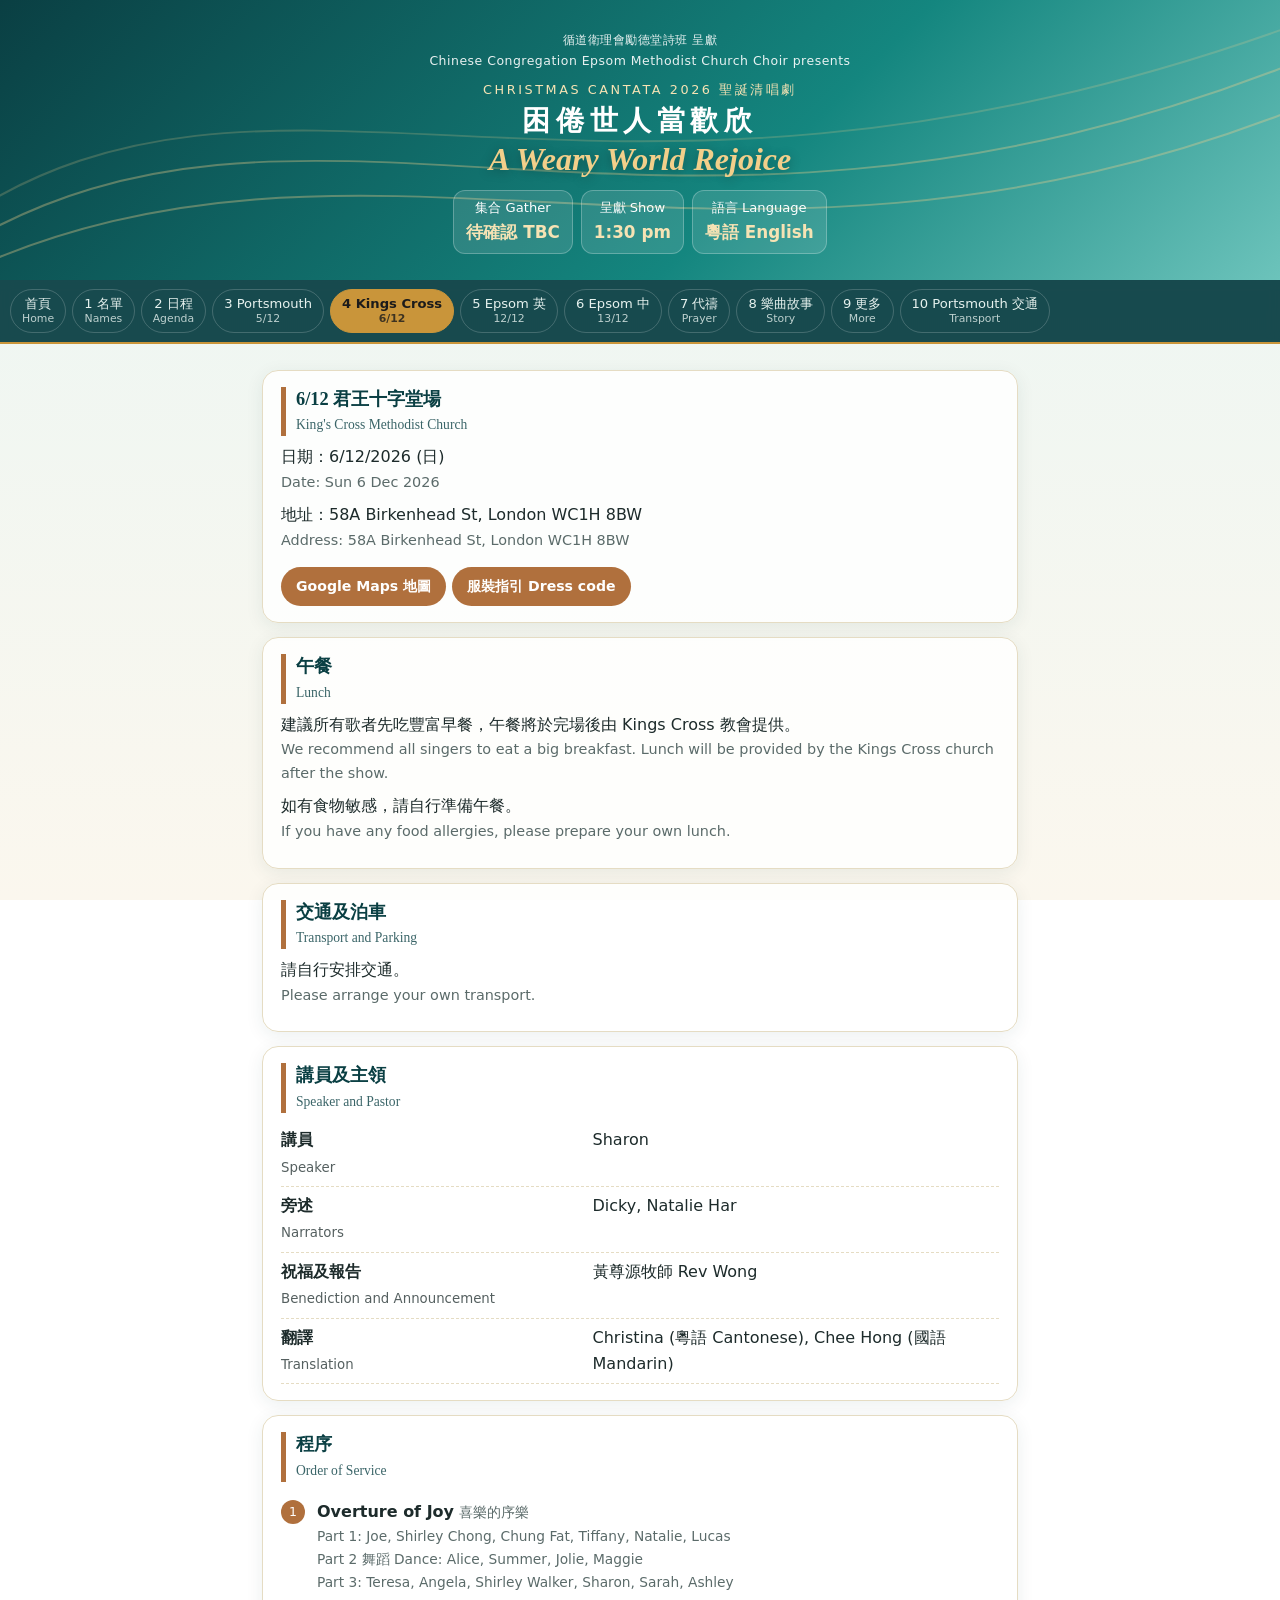
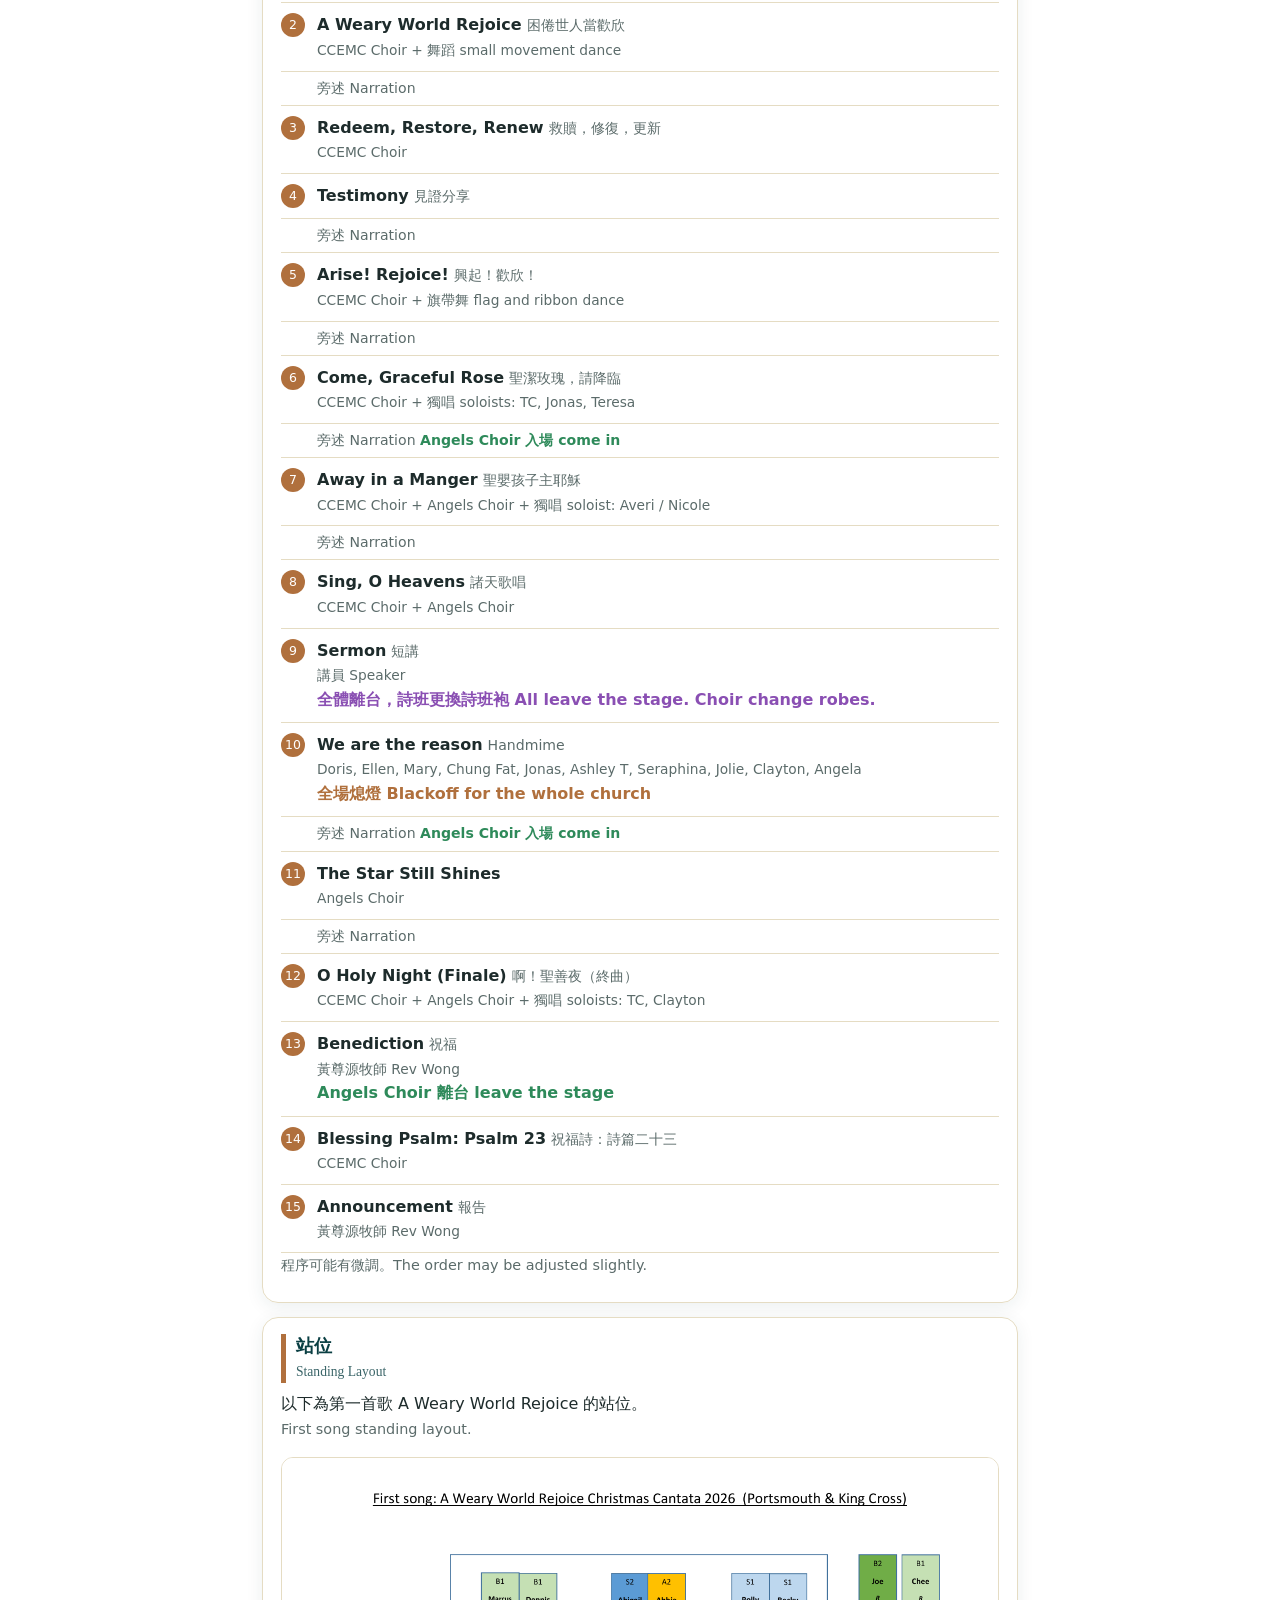
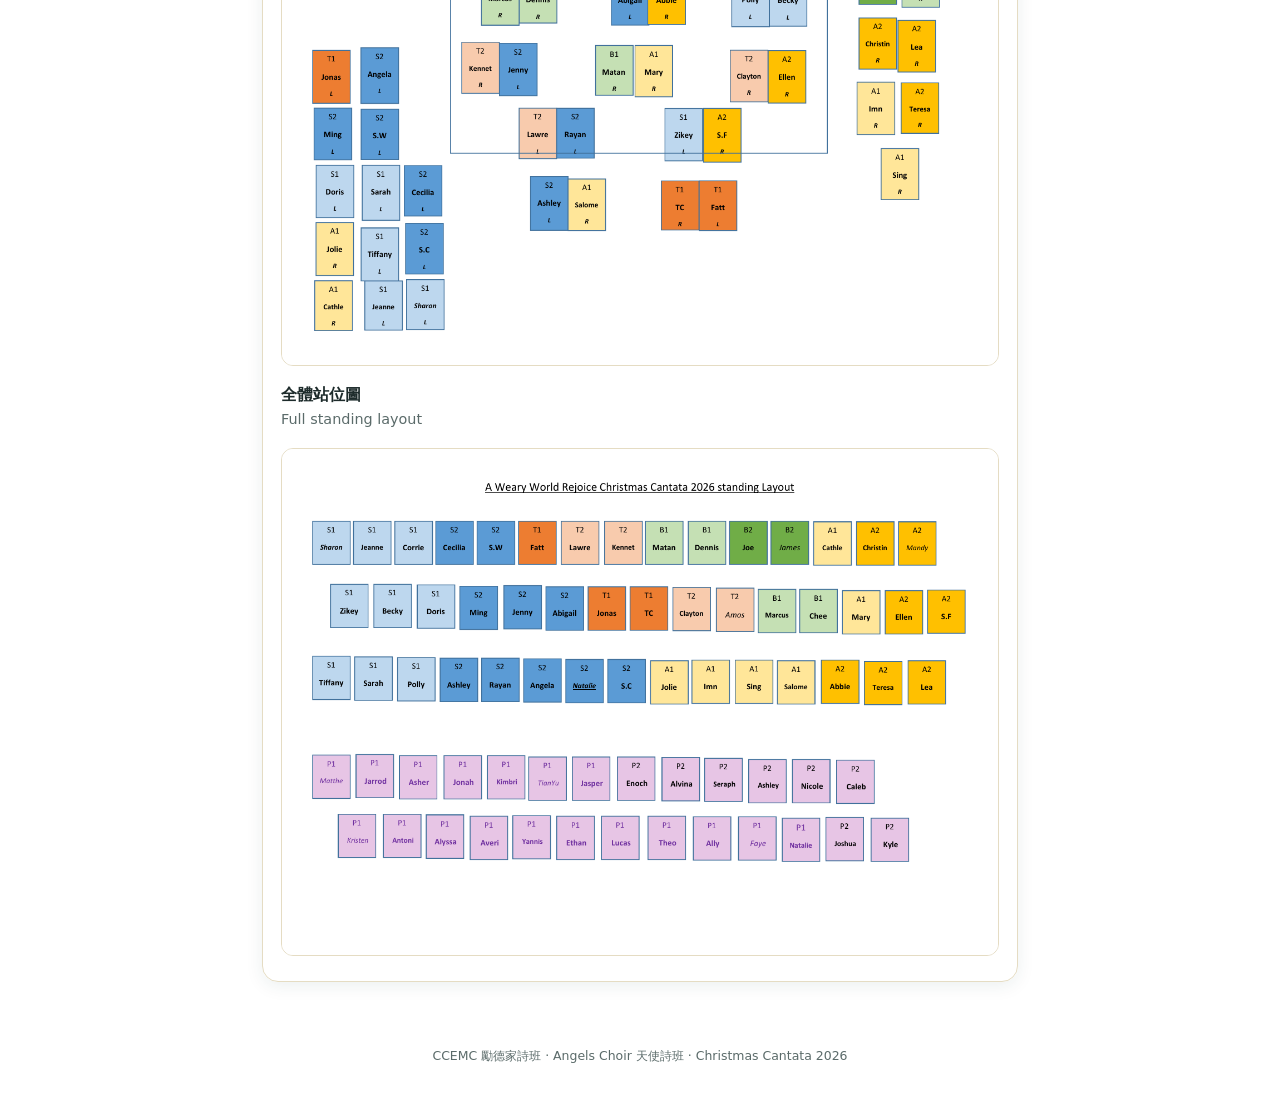
<file: kingscross.html>
<!DOCTYPE html><html lang="zh-Hant"><head><meta charset="utf-8">
<meta name="viewport" content="width=device-width, initial-scale=1"><meta name="robots" content="noindex, nofollow">
<title>King's Cross Methodist Church | A Weary World Rejoice 2026</title><link rel="stylesheet" href="style.css"></head>
<body>
<header class="hero"><svg viewBox="0 0 800 300" preserveAspectRatio="none"><g fill="none" stroke="#f2cf8a" stroke-width="2"><path d="M-20 260 C200 40 420 340 820 60"/><path d="M-20 290 C240 90 460 360 820 110"/><path d="M-20 230 C180 10 380 300 820 20" opacity=".6"/></g></svg>
<div class="org">循道衛理會勵德堂詩班 呈獻<br>Chinese Congregation Epsom Methodist Church Choir presents</div>
<div class="small">CHRISTMAS CANTATA 2026 聖誕清唱劇</div>
<h1>困倦世人當歡欣</h1><div class="script">A Weary World Rejoice</div>
<div class="chips"><div class="chip">集合 Gather<b>待確認 TBC</b></div><div class="chip">呈獻 Show<b>1:30 pm</b></div><div class="chip">語言 Language<b>粵語 English</b></div></div></header>
<nav class="tabs"><a href="index.html">首頁<small>Home</small></a><a href="names.html">1 名單<small>Names</small></a><a href="agenda.html">2 日程<small>Agenda</small></a><a href="portsmouth.html">3 Portsmouth<small>5/12</small></a><a href="kingscross.html" class=on>4 Kings Cross<small>6/12</small></a><a href="epsom-eng.html">5 Epsom 英<small>12/12</small></a><a href="epsom-chi.html">6 Epsom 中<small>13/12</small></a><a href="prayer.html">7 代禱<small>Prayer</small></a><a href="story.html">8 樂曲故事<small>Story</small></a><a href="more.html">9 更多<small>More</small></a><a href="portsmouth-transport.html">10 Portsmouth 交通<small>Transport</small></a></nav><main><div class="card"><h2>6/12 君王十字堂場<br><span style="font-weight:400;font-size:.85rem;opacity:.8">King's Cross Methodist Church</span></h2><div class="pair"><div class="zh">日期：6/12/2026 (日)</div><div class="en">Date: Sun 6 Dec 2026</div></div><div class="pair"><div class="zh">地址：58A Birkenhead St, London WC1H 8BW</div><div class="en">Address: 58A Birkenhead St, London WC1H 8BW</div></div><a class="btn" href="https://www.google.com/maps/search/?api=1&query=58A%20Birkenhead%20St%2C%20London%20WC1H%208BW" target="_blank" rel="noopener">Google Maps 地圖</a><a class="btn" href="more.html#dress">服裝指引 Dress code</a></div><div class="card"><h2>午餐<br><span style="font-weight:400;font-size:.85rem;opacity:.8">Lunch</span></h2><div class="pair"><div class="zh">建議所有歌者先吃豐富早餐，午餐將於完場後由 Kings Cross 教會提供。</div><div class="en">We recommend all singers to eat a big breakfast. Lunch will be provided by the Kings Cross church after the show.</div></div><div class="pair"><div class="zh">如有食物敏感，請自行準備午餐。</div><div class="en">If you have any food allergies, please prepare your own lunch.</div></div></div><div class="card"><h2>交通及泊車<br><span style="font-weight:400;font-size:.85rem;opacity:.8">Transport and Parking</span></h2><div class="pair"><div class="zh">請自行安排交通。</div><div class="en">Please arrange your own transport.</div></div></div><div class="card"><h2>講員及主領<br><span style="font-weight:400;font-size:.85rem;opacity:.8">Speaker and Pastor</span></h2><div class="role"><b>講員<br><small style="font-weight:400;opacity:.75">Speaker</small></b><span>Sharon</span></div><div class="role"><b>旁述<br><small style="font-weight:400;opacity:.75">Narrators</small></b><span>Dicky, Natalie Har</span></div><div class="role"><b>祝福及報告<br><small style="font-weight:400;opacity:.75">Benediction and Announcement</small></b><span>黃尊源牧師 Rev Wong</span></div><div class="role"><b>翻譯<br><small style="font-weight:400;opacity:.75">Translation</small></b><span>Christina (粵語 Cantonese), Chee Hong (國語 Mandarin)</span></div></div><div class="card"><h2>程序<br><span style="font-weight:400;font-size:.85rem;opacity:.8">Order of Service</span></h2><ol class="prog"><li><span class="t">Overture of Joy</span> <span class="tz">喜樂的序樂</span><div class="who">Part 1: Joe, Shirley Chong, Chung Fat, Tiffany, Natalie, Lucas<br>Part 2 舞蹈 Dance: Alice, Summer, Jolie, Maggie<br>Part 3: Teresa, Angela, Shirley Walker, Sharon, Sarah, Ashley</div></li><li><span class="t">A Weary World Rejoice</span> <span class="tz">困倦世人當歡欣</span><div class="who">CCEMC Choir + 舞蹈 small movement dance</div></li><li class="nar">旁述 Narration</li><li><span class="t">Redeem, Restore, Renew</span> <span class="tz">救贖，修復，更新</span><div class="who">CCEMC Choir</div></li><li><span class="t">Testimony</span> <span class="tz">見證分享</span></li><li class="nar">旁述 Narration</li><li><span class="t">Arise! Rejoice!</span> <span class="tz">興起！歡欣！</span><div class="who">CCEMC Choir + 旗帶舞 flag and ribbon dance</div></li><li class="nar">旁述 Narration</li><li><span class="t">Come, Graceful Rose</span> <span class="tz">聖潔玫瑰，請降臨</span><div class="who">CCEMC Choir + 獨唱 soloists: TC, Jonas, Teresa</div></li><li class="nar">旁述 Narration <span class="ang">Angels Choir 入場 come in</span></li><li><span class="t">Away in a Manger</span> <span class="tz">聖嬰孩子主耶穌</span><div class="who">CCEMC Choir + Angels Choir + 獨唱 soloist: Averi / Nicole</div></li><li class="nar">旁述 Narration</li><li><span class="t">Sing, O Heavens</span> <span class="tz">諸天歌唱</span><div class="who">CCEMC Choir + Angels Choir</div></li><li><span class="t">Sermon</span> <span class="tz">短講</span><div class="who">講員 Speaker</div><div><span class="rob">全體離台，詩班更換詩班袍 All leave the stage. Choir change robes.</span></div></li><li><span class="t">We are the reason</span> <span class="tz">Handmime</span><div class="who">Doris, Ellen, Mary, Chung Fat, Jonas, Ashley T, Seraphina, Jolie, Clayton, Angela</div><div><span class="cue">全場熄燈 Blackoff for the whole church</span></div></li><li class="nar">旁述 Narration <span class="ang">Angels Choir 入場 come in</span></li><li><span class="t">The Star Still Shines</span> <span class="tz"></span><div class="who">Angels Choir</div></li><li class="nar">旁述 Narration</li><li><span class="t">O Holy Night (Finale)</span> <span class="tz">啊！聖善夜（終曲）</span><div class="who">CCEMC Choir + Angels Choir + 獨唱 soloists: TC, Clayton</div></li><li><span class="t">Benediction</span> <span class="tz">祝福</span><div class="who">黃尊源牧師 Rev Wong</div><div><span class="ang">Angels Choir 離台 leave the stage</span></div></li><li><span class="t">Blessing Psalm: Psalm 23</span> <span class="tz">祝福詩：詩篇二十三</span><div class="who">CCEMC Choir</div></li><li><span class="t">Announcement</span> <span class="tz">報告</span><div class="who">黃尊源牧師 Rev Wong</div></li></ol><div class="en">程序可能有微調。The order may be adjusted slightly.</div></div><div class="card"><h2>站位<br><span style="font-weight:400;font-size:.85rem;opacity:.8">Standing Layout</span></h2><div class="pair"><div class="zh">以下為第一首歌 A Weary World Rejoice 的站位。</div><div class="en">First song standing layout.</div></div><img class="fit" src="img/layout_away.png" alt="First song standing layout"><div class="pair"><div class="zh"><b>全體站位圖</b></div><div class="en">Full standing layout</div></div><img class="fit" src="img/layout_full.png" alt="Full standing layout"></div></main>
<footer>CCEMC 勵德家詩班 · Angels Choir 天使詩班 · Christmas Cantata 2026</footer></body></html>
</file>
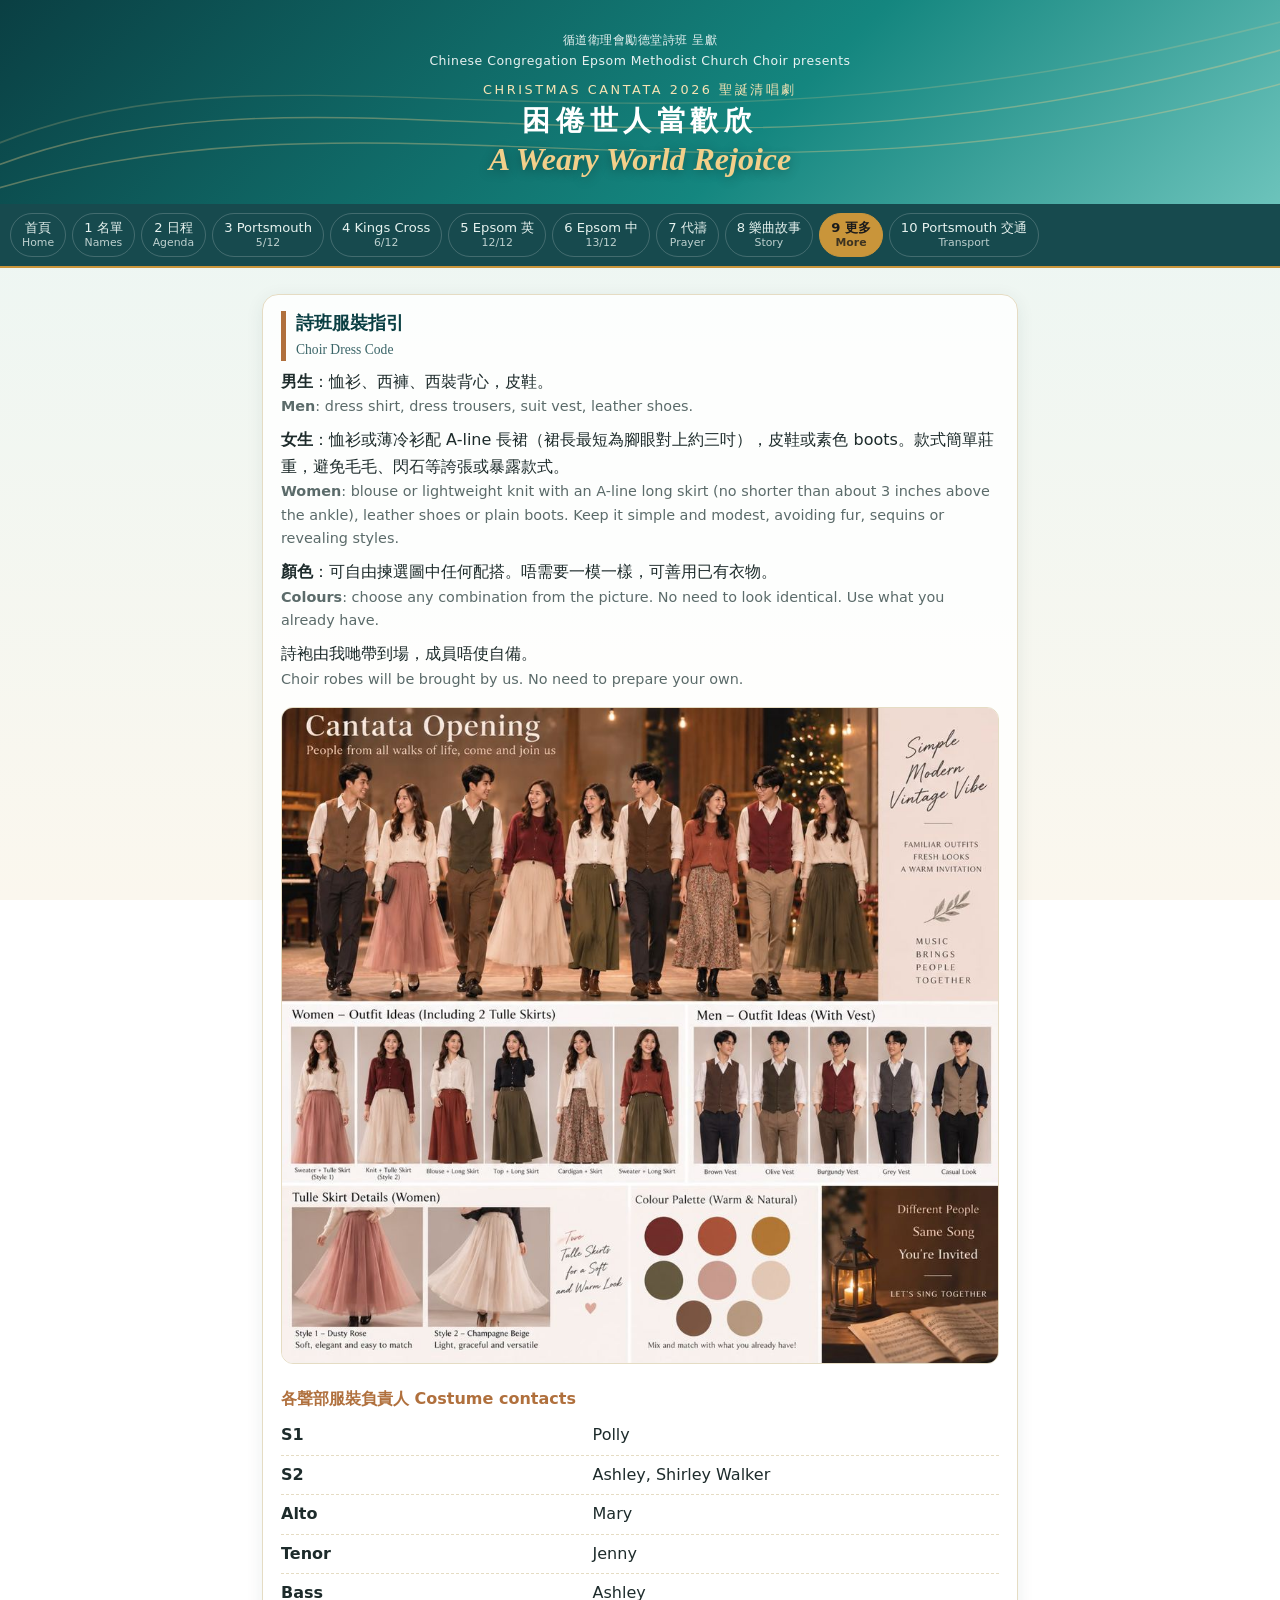
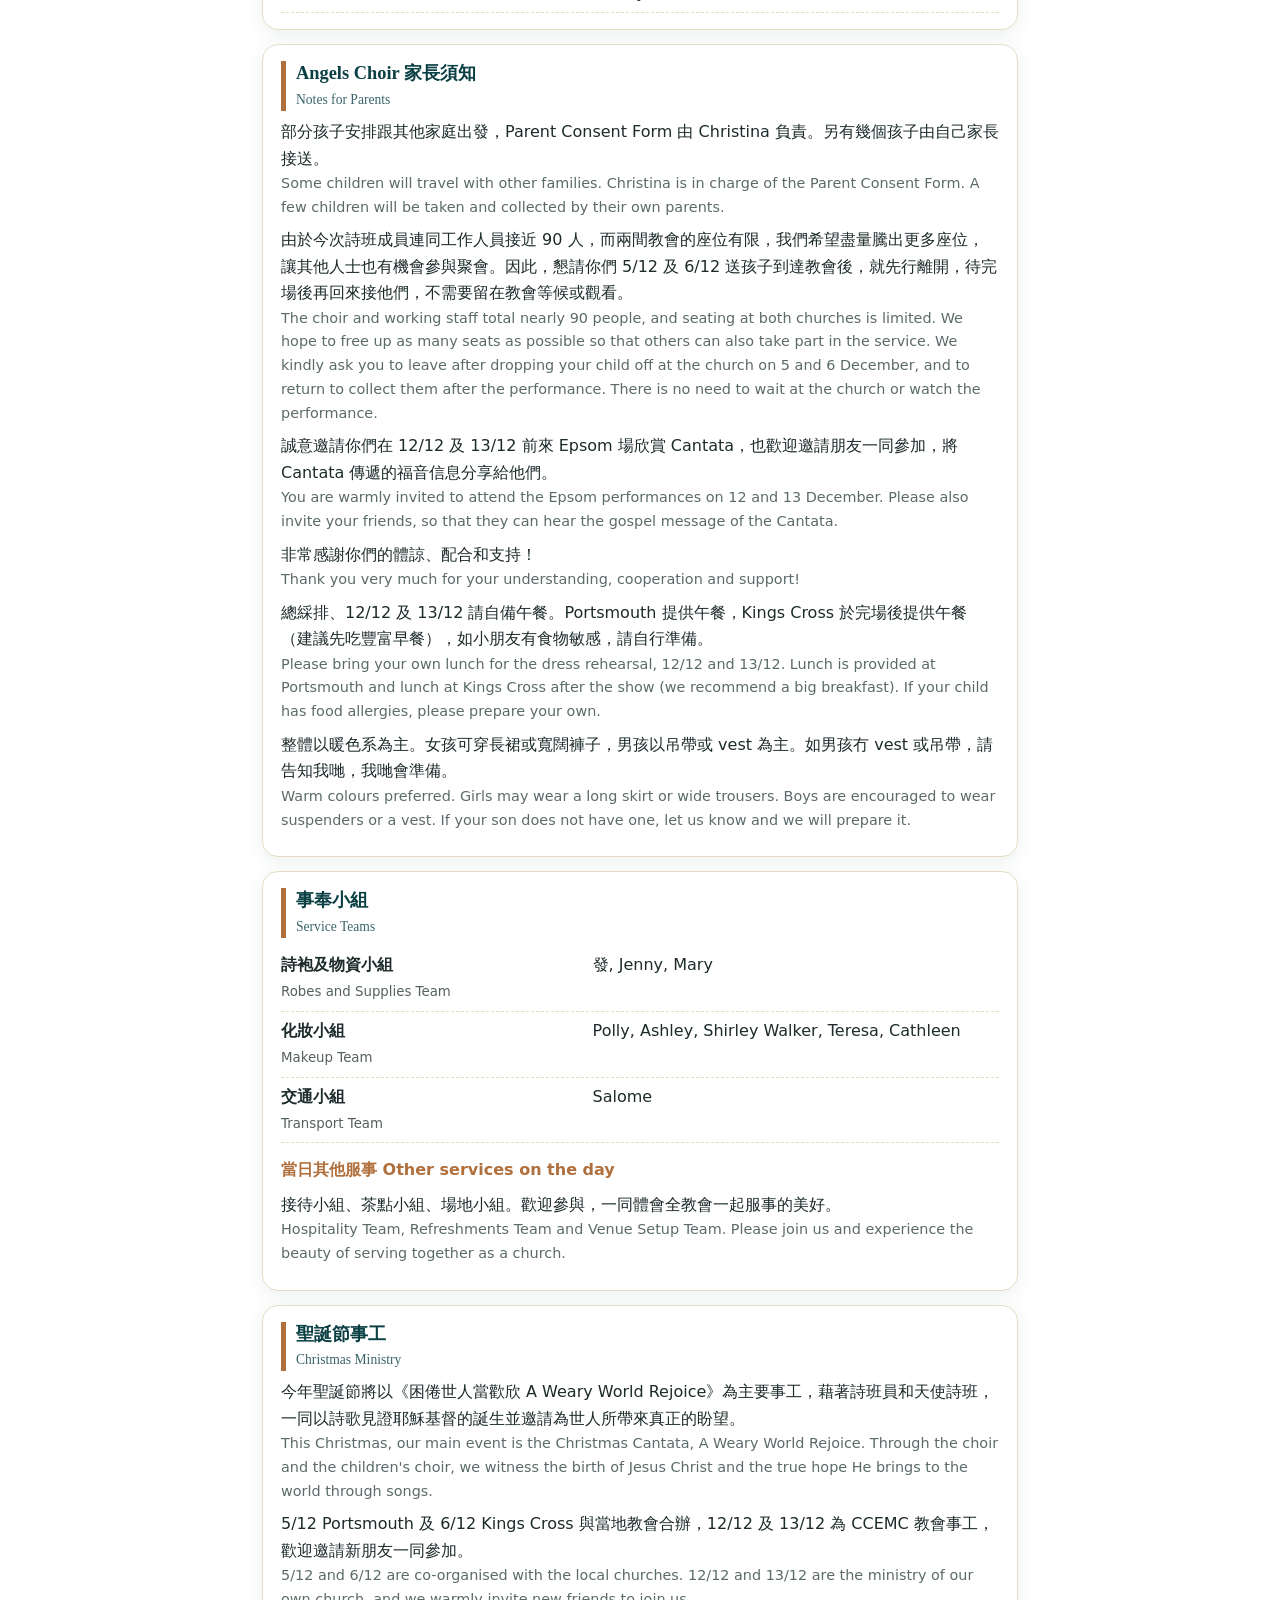
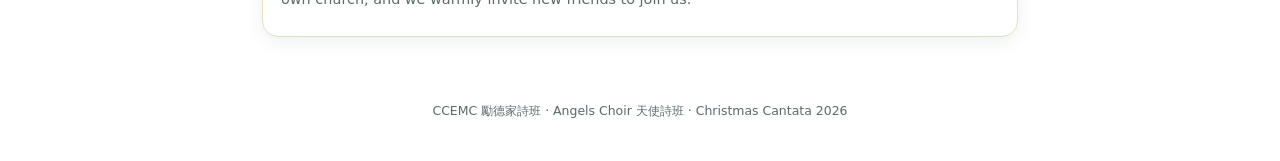
<file: more.html>
<!DOCTYPE html><html lang="zh-Hant"><head><meta charset="utf-8">
<meta name="viewport" content="width=device-width, initial-scale=1"><meta name="robots" content="noindex, nofollow">
<title>More | A Weary World Rejoice 2026</title><link rel="stylesheet" href="style.css"></head>
<body>
<header class="hero"><svg viewBox="0 0 800 300" preserveAspectRatio="none"><g fill="none" stroke="#f2cf8a" stroke-width="2"><path d="M-20 260 C200 40 420 340 820 60"/><path d="M-20 290 C240 90 460 360 820 110"/><path d="M-20 230 C180 10 380 300 820 20" opacity=".6"/></g></svg>
<div class="org">循道衛理會勵德堂詩班 呈獻<br>Chinese Congregation Epsom Methodist Church Choir presents</div>
<div class="small">CHRISTMAS CANTATA 2026 聖誕清唱劇</div>
<h1>困倦世人當歡欣</h1><div class="script">A Weary World Rejoice</div>
</header>
<nav class="tabs"><a href="index.html">首頁<small>Home</small></a><a href="names.html">1 名單<small>Names</small></a><a href="agenda.html">2 日程<small>Agenda</small></a><a href="portsmouth.html">3 Portsmouth<small>5/12</small></a><a href="kingscross.html">4 Kings Cross<small>6/12</small></a><a href="epsom-eng.html">5 Epsom 英<small>12/12</small></a><a href="epsom-chi.html">6 Epsom 中<small>13/12</small></a><a href="prayer.html">7 代禱<small>Prayer</small></a><a href="story.html">8 樂曲故事<small>Story</small></a><a href="more.html" class=on>9 更多<small>More</small></a><a href="portsmouth-transport.html">10 Portsmouth 交通<small>Transport</small></a></nav><main><a id="dress"></a><div class="card"><h2>詩班服裝指引<br><span style="font-weight:400;font-size:.85rem;opacity:.8">Choir Dress Code</span></h2><div class="pair"><div class="zh"><b>男生</b>：恤衫、西褲、西裝背心，皮鞋。</div><div class="en"><b>Men</b>: dress shirt, dress trousers, suit vest, leather shoes.</div></div><div class="pair"><div class="zh"><b>女生</b>：恤衫或薄冷衫配 A-line 長裙（裙長最短為腳眼對上約三吋），皮鞋或素色 boots。款式簡單莊重，避免毛毛、閃石等誇張或暴露款式。</div><div class="en"><b>Women</b>: blouse or lightweight knit with an A-line long skirt (no shorter than about 3 inches above the ankle), leather shoes or plain boots. Keep it simple and modest, avoiding fur, sequins or revealing styles.</div></div><div class="pair"><div class="zh"><b>顏色</b>：可自由揀選圖中任何配搭。唔需要一模一樣，可善用已有衣物。</div><div class="en"><b>Colours</b>: choose any combination from the picture. No need to look identical. Use what you already have.</div></div><div class="pair"><div class="zh">詩袍由我哋帶到場，成員唔使自備。</div><div class="en">Choir robes will be brought by us. No need to prepare your own.</div></div><img class="fit" src="img/dresscode.jpg" alt="Dress code guide"><h3>各聲部服裝負責人 Costume contacts</h3><div class="role"><b>S1<br><small style="font-weight:400;opacity:.75"></small></b><span>Polly</span></div><div class="role"><b>S2<br><small style="font-weight:400;opacity:.75"></small></b><span>Ashley, Shirley Walker</span></div><div class="role"><b>Alto<br><small style="font-weight:400;opacity:.75"></small></b><span>Mary</span></div><div class="role"><b>Tenor<br><small style="font-weight:400;opacity:.75"></small></b><span>Jenny</span></div><div class="role"><b>Bass<br><small style="font-weight:400;opacity:.75"></small></b><span>Ashley</span></div></div><div class="card"><h2>Angels Choir 家長須知<br><span style="font-weight:400;font-size:.85rem;opacity:.8">Notes for Parents</span></h2><div class="pair"><div class="zh">部分孩子安排跟其他家庭出發，Parent Consent Form 由 Christina 負責。另有幾個孩子由自己家長接送。</div><div class="en">Some children will travel with other families. Christina is in charge of the Parent Consent Form. A few children will be taken and collected by their own parents.</div></div><div class="pair"><div class="zh">由於今次詩班成員連同工作人員接近 90 人，而兩間教會的座位有限，我們希望盡量騰出更多座位，讓其他人士也有機會參與聚會。因此，懇請你們 5/12 及 6/12 送孩子到達教會後，就先行離開，待完場後再回來接他們，不需要留在教會等候或觀看。</div><div class="en">The choir and working staff total nearly 90 people, and seating at both churches is limited. We hope to free up as many seats as possible so that others can also take part in the service. We kindly ask you to leave after dropping your child off at the church on 5 and 6 December, and to return to collect them after the performance. There is no need to wait at the church or watch the performance.</div></div><div class="pair"><div class="zh">誠意邀請你們在 12/12 及 13/12 前來 Epsom 場欣賞 Cantata，也歡迎邀請朋友一同參加，將 Cantata 傳遞的福音信息分享給他們。</div><div class="en">You are warmly invited to attend the Epsom performances on 12 and 13 December. Please also invite your friends, so that they can hear the gospel message of the Cantata.</div></div><div class="pair"><div class="zh">非常感謝你們的體諒、配合和支持！</div><div class="en">Thank you very much for your understanding, cooperation and support!</div></div><div class="pair"><div class="zh">總綵排、12/12 及 13/12 請自備午餐。Portsmouth 提供午餐，Kings Cross 於完場後提供午餐（建議先吃豐富早餐），如小朋友有食物敏感，請自行準備。</div><div class="en">Please bring your own lunch for the dress rehearsal, 12/12 and 13/12. Lunch is provided at Portsmouth and lunch at Kings Cross after the show (we recommend a big breakfast). If your child has food allergies, please prepare your own.</div></div><div class="pair"><div class="zh">整體以暖色系為主。女孩可穿長裙或寬闊褲子，男孩以吊帶或 vest 為主。如男孩冇 vest 或吊帶，請告知我哋，我哋會準備。</div><div class="en">Warm colours preferred. Girls may wear a long skirt or wide trousers. Boys are encouraged to wear suspenders or a vest. If your son does not have one, let us know and we will prepare it.</div></div></div><a id="teams"></a><div class="card"><h2>事奉小組<br><span style="font-weight:400;font-size:.85rem;opacity:.8">Service Teams</span></h2><div class="role"><b>詩袍及物資小組<br><small style="font-weight:400;opacity:.75">Robes and Supplies Team</small></b><span>發, Jenny, Mary</span></div><div class="role"><b>化妝小組<br><small style="font-weight:400;opacity:.75">Makeup Team</small></b><span>Polly, Ashley, Shirley Walker, Teresa, Cathleen</span></div><div class="role"><b>交通小組<br><small style="font-weight:400;opacity:.75">Transport Team</small></b><span>Salome</span></div><h3>當日其他服事 Other services on the day</h3><div class="pair"><div class="zh">接待小組、茶點小組、場地小組。歡迎參與，一同體會全教會一起服事的美好。</div><div class="en">Hospitality Team, Refreshments Team and Venue Setup Team. Please join us and experience the beauty of serving together as a church.</div></div></div><div class="card"><h2>聖誕節事工<br><span style="font-weight:400;font-size:.85rem;opacity:.8">Christmas Ministry</span></h2><div class="pair"><div class="zh">今年聖誕節將以《困倦世人當歡欣 A Weary World Rejoice》為主要事工，藉著詩班員和天使詩班，一同以詩歌見證耶穌基督的誕生並邀請為世人所帶來真正的盼望。</div><div class="en">This Christmas, our main event is the Christmas Cantata, A Weary World Rejoice. Through the choir and the children's choir, we witness the birth of Jesus Christ and the true hope He brings to the world through songs.</div></div><div class="pair"><div class="zh">5/12 Portsmouth 及 6/12 Kings Cross 與當地教會合辦，12/12 及 13/12 為 CCEMC 教會事工，歡迎邀請新朋友一同參加。</div><div class="en">5/12 and 6/12 are co-organised with the local churches. 12/12 and 13/12 are the ministry of our own church, and we warmly invite new friends to join us.</div></div></div></main>
<footer>CCEMC 勵德家詩班 · Angels Choir 天使詩班 · Christmas Cantata 2026</footer></body></html>
</file>
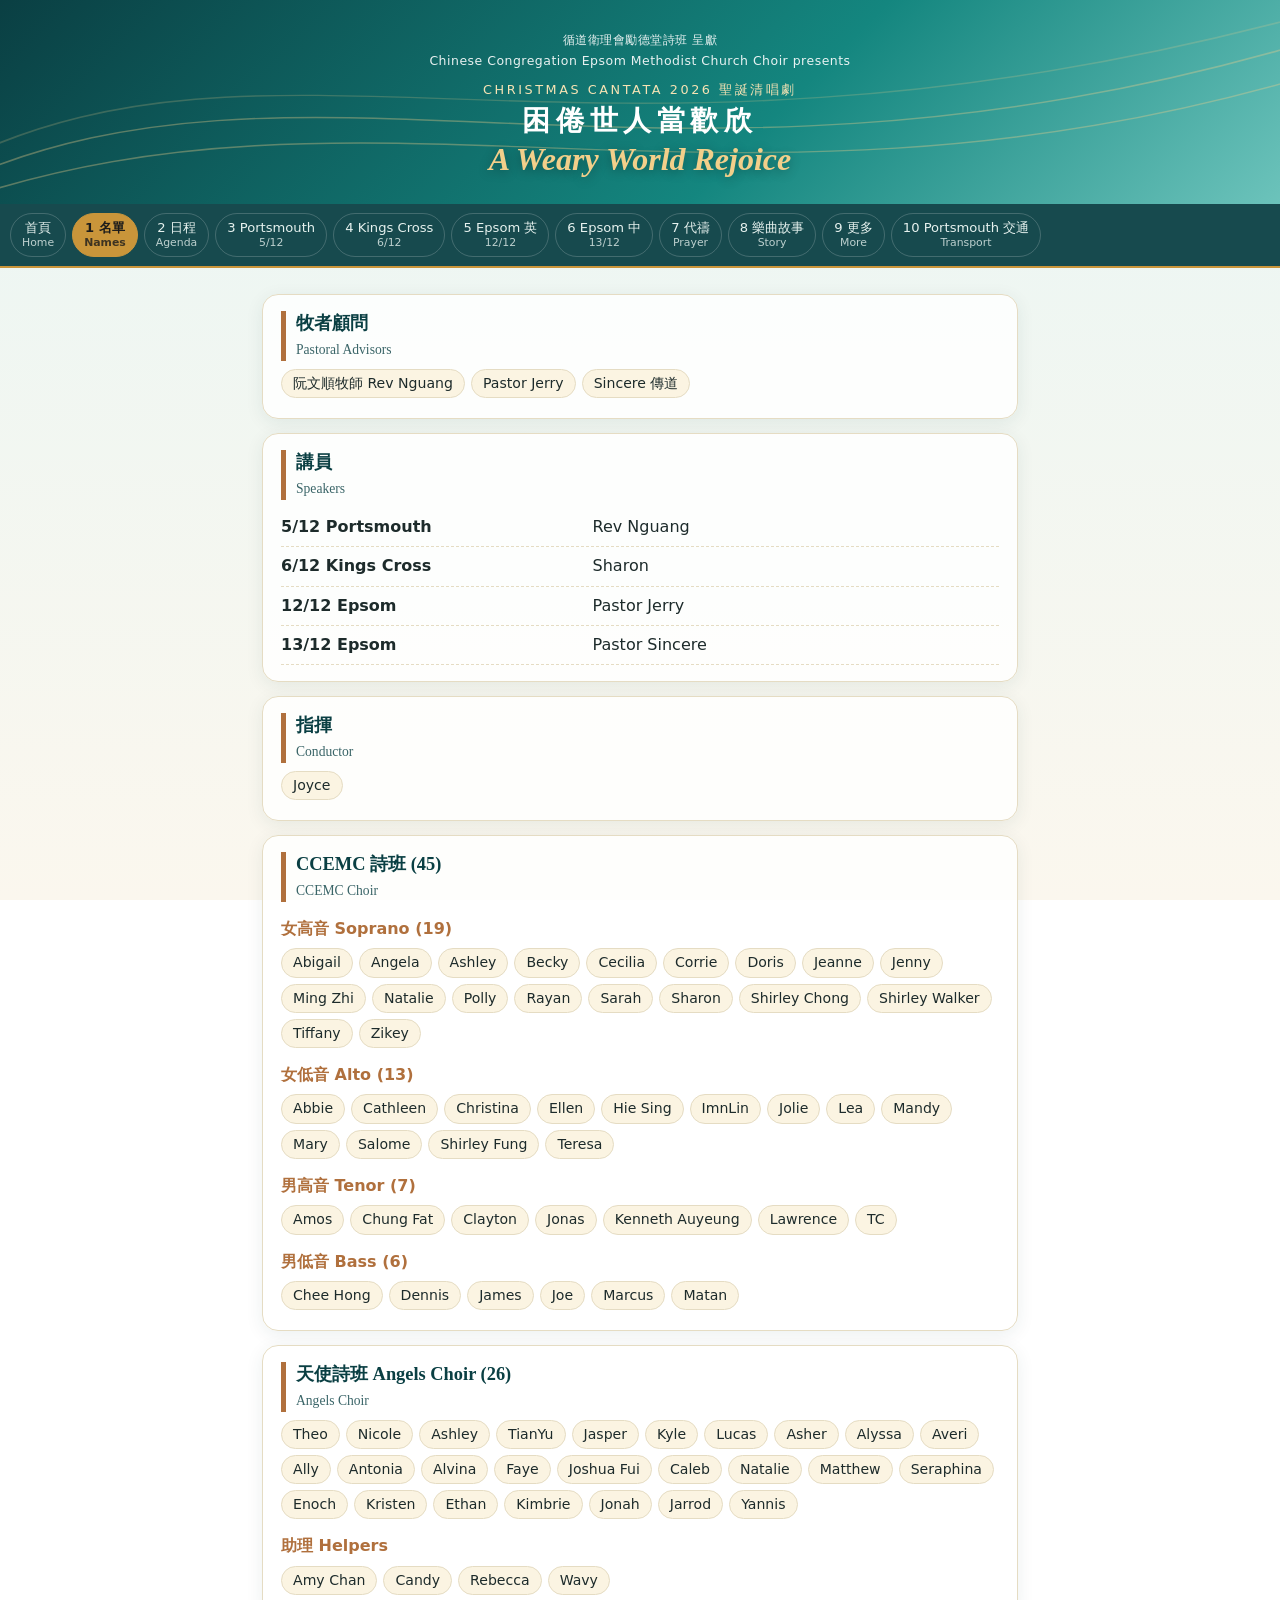
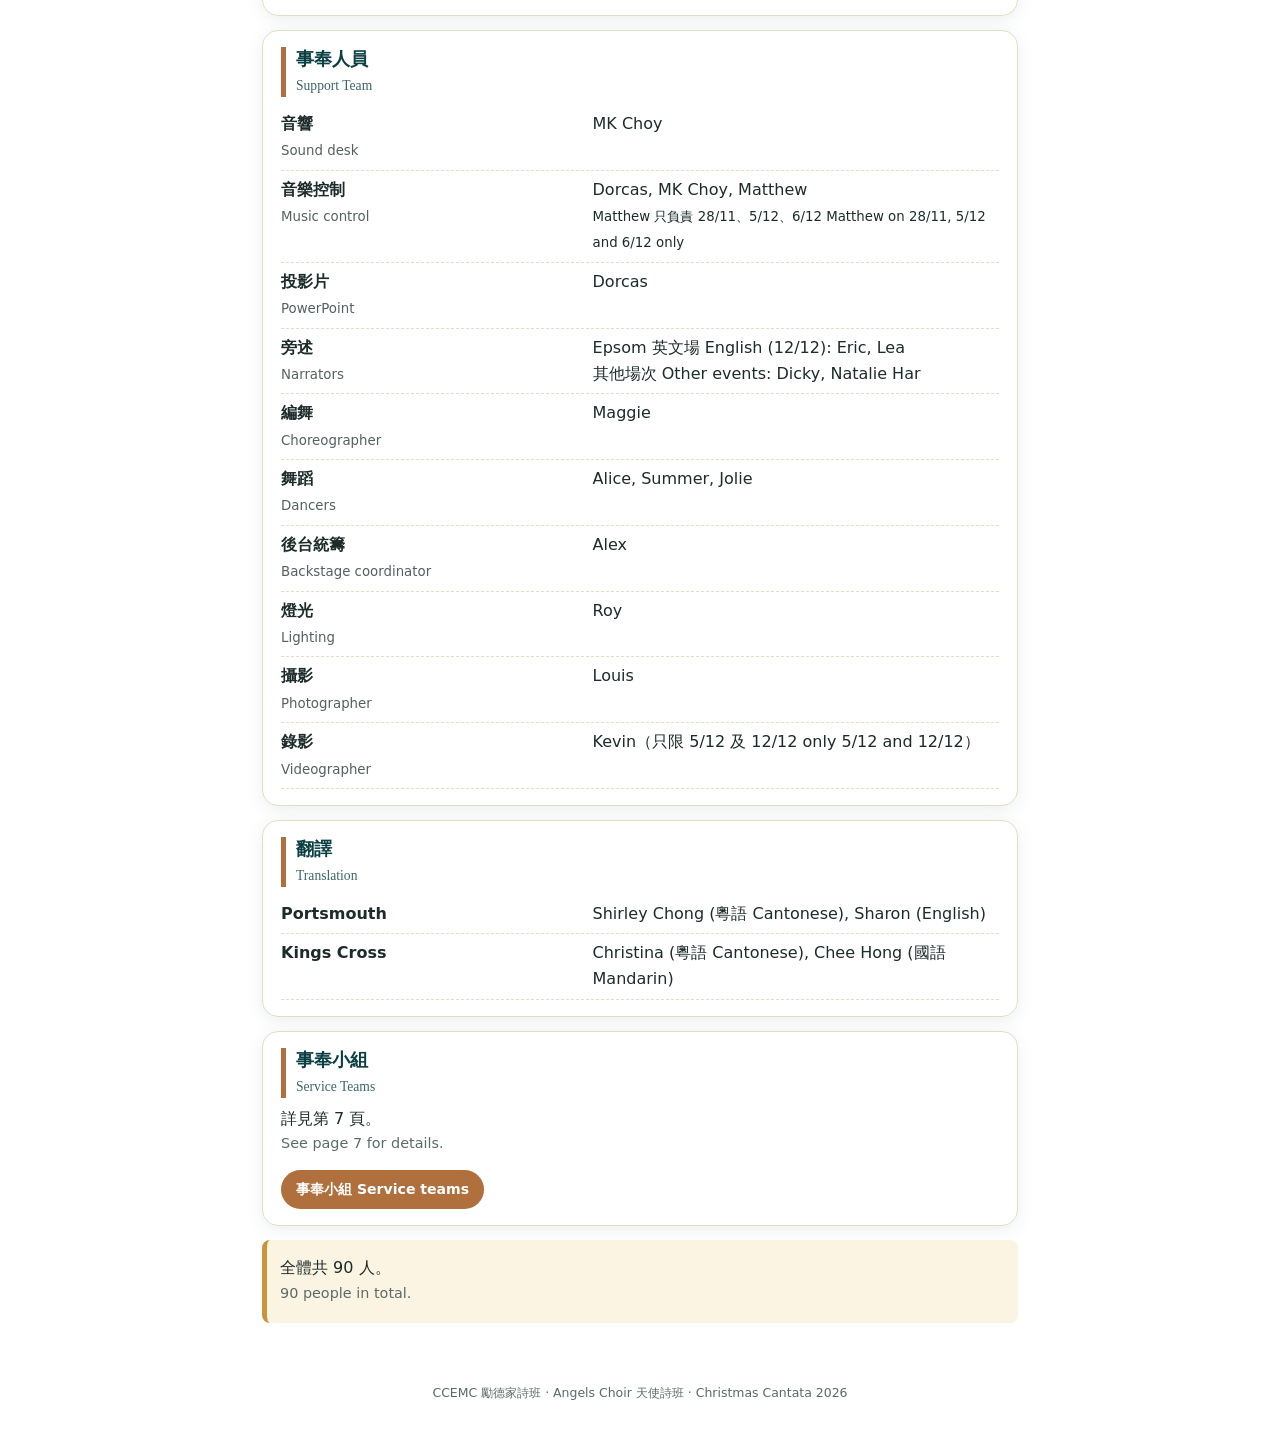
<file: names.html>
<!DOCTYPE html><html lang="zh-Hant"><head><meta charset="utf-8">
<meta name="viewport" content="width=device-width, initial-scale=1"><meta name="robots" content="noindex, nofollow">
<title>Names | A Weary World Rejoice 2026</title><link rel="stylesheet" href="style.css"></head>
<body>
<header class="hero"><svg viewBox="0 0 800 300" preserveAspectRatio="none"><g fill="none" stroke="#f2cf8a" stroke-width="2"><path d="M-20 260 C200 40 420 340 820 60"/><path d="M-20 290 C240 90 460 360 820 110"/><path d="M-20 230 C180 10 380 300 820 20" opacity=".6"/></g></svg>
<div class="org">循道衛理會勵德堂詩班 呈獻<br>Chinese Congregation Epsom Methodist Church Choir presents</div>
<div class="small">CHRISTMAS CANTATA 2026 聖誕清唱劇</div>
<h1>困倦世人當歡欣</h1><div class="script">A Weary World Rejoice</div>
</header>
<nav class="tabs"><a href="index.html">首頁<small>Home</small></a><a href="names.html" class=on>1 名單<small>Names</small></a><a href="agenda.html">2 日程<small>Agenda</small></a><a href="portsmouth.html">3 Portsmouth<small>5/12</small></a><a href="kingscross.html">4 Kings Cross<small>6/12</small></a><a href="epsom-eng.html">5 Epsom 英<small>12/12</small></a><a href="epsom-chi.html">6 Epsom 中<small>13/12</small></a><a href="prayer.html">7 代禱<small>Prayer</small></a><a href="story.html">8 樂曲故事<small>Story</small></a><a href="more.html">9 更多<small>More</small></a><a href="portsmouth-transport.html">10 Portsmouth 交通<small>Transport</small></a></nav><main><div class="card"><h2>牧者顧問<br><span style="font-weight:400;font-size:.85rem;opacity:.8">Pastoral Advisors</span></h2><div class="names"><span>阮文順牧師 Rev Nguang</span><span>Pastor Jerry</span><span>Sincere 傳道</span></div></div><div class="card"><h2>講員<br><span style="font-weight:400;font-size:.85rem;opacity:.8">Speakers</span></h2><div class="role"><b>5/12 Portsmouth<br><small style="font-weight:400;opacity:.75"></small></b><span>Rev Nguang</span></div><div class="role"><b>6/12 Kings Cross<br><small style="font-weight:400;opacity:.75"></small></b><span>Sharon</span></div><div class="role"><b>12/12 Epsom<br><small style="font-weight:400;opacity:.75"></small></b><span>Pastor Jerry</span></div><div class="role"><b>13/12 Epsom<br><small style="font-weight:400;opacity:.75"></small></b><span>Pastor Sincere</span></div></div><div class="card"><h2>指揮<br><span style="font-weight:400;font-size:.85rem;opacity:.8">Conductor</span></h2><div class="names"><span>Joyce</span></div></div><div class="card"><h2>CCEMC 詩班 (45)<br><span style="font-weight:400;font-size:.85rem;opacity:.8">CCEMC Choir</span></h2><h3>女高音 Soprano (19)</h3><div class="names"><span>Abigail</span><span>Angela</span><span>Ashley</span><span>Becky</span><span>Cecilia</span><span>Corrie</span><span>Doris</span><span>Jeanne</span><span>Jenny</span><span>Ming Zhi</span><span>Natalie</span><span>Polly</span><span>Rayan</span><span>Sarah</span><span>Sharon</span><span>Shirley Chong</span><span>Shirley Walker</span><span>Tiffany</span><span>Zikey</span></div><h3>女低音 Alto (13)</h3><div class="names"><span>Abbie</span><span>Cathleen</span><span>Christina</span><span>Ellen</span><span>Hie Sing</span><span>ImnLin</span><span>Jolie</span><span>Lea</span><span>Mandy</span><span>Mary</span><span>Salome</span><span>Shirley Fung</span><span>Teresa</span></div><h3>男高音 Tenor (7)</h3><div class="names"><span>Amos</span><span>Chung Fat</span><span>Clayton</span><span>Jonas</span><span>Kenneth Auyeung</span><span>Lawrence</span><span>TC</span></div><h3>男低音 Bass (6)</h3><div class="names"><span>Chee Hong</span><span>Dennis</span><span>James</span><span>Joe</span><span>Marcus</span><span>Matan</span></div></div><div class="card"><h2>天使詩班 Angels Choir (26)<br><span style="font-weight:400;font-size:.85rem;opacity:.8">Angels Choir</span></h2><div class="names"><span>Theo</span><span>Nicole</span><span>Ashley</span><span>TianYu</span><span>Jasper</span><span>Kyle</span><span>Lucas</span><span>Asher</span><span>Alyssa</span><span>Averi</span><span>Ally</span><span>Antonia</span><span>Alvina</span><span>Faye</span><span>Joshua Fui</span><span>Caleb</span><span>Natalie</span><span>Matthew</span><span>Seraphina</span><span>Enoch</span><span>Kristen</span><span>Ethan</span><span>Kimbrie</span><span>Jonah</span><span>Jarrod</span><span>Yannis</span></div><h3>助理 Helpers</h3><div class="names"><span>Amy Chan</span><span>Candy</span><span>Rebecca</span><span>Wavy</span></div></div><div class="card"><h2>事奉人員<br><span style="font-weight:400;font-size:.85rem;opacity:.8">Support Team</span></h2><div class="role"><b>音響<br><small style="font-weight:400;opacity:.75">Sound desk</small></b><span>MK Choy</span></div><div class="role"><b>音樂控制<br><small style="font-weight:400;opacity:.75">Music control</small></b><span>Dorcas, MK Choy, Matthew<br><small>Matthew 只負責 28/11、5/12、6/12 Matthew on 28/11, 5/12 and 6/12 only</small></span></div><div class="role"><b>投影片<br><small style="font-weight:400;opacity:.75">PowerPoint</small></b><span>Dorcas</span></div><div class="role"><b>旁述<br><small style="font-weight:400;opacity:.75">Narrators</small></b><span>Epsom 英文場 English (12/12): Eric, Lea<br>其他場次 Other events: Dicky, Natalie Har</span></div><div class="role"><b>編舞<br><small style="font-weight:400;opacity:.75">Choreographer</small></b><span>Maggie</span></div><div class="role"><b>舞蹈<br><small style="font-weight:400;opacity:.75">Dancers</small></b><span>Alice, Summer, Jolie</span></div><div class="role"><b>後台統籌<br><small style="font-weight:400;opacity:.75">Backstage coordinator</small></b><span>Alex</span></div><div class="role"><b>燈光<br><small style="font-weight:400;opacity:.75">Lighting</small></b><span>Roy</span></div><div class="role"><b>攝影<br><small style="font-weight:400;opacity:.75">Photographer</small></b><span>Louis</span></div><div class="role"><b>錄影<br><small style="font-weight:400;opacity:.75">Videographer</small></b><span>Kevin（只限 5/12 及 12/12 only 5/12 and 12/12）</span></div></div><div class="card"><h2>翻譯<br><span style="font-weight:400;font-size:.85rem;opacity:.8">Translation</span></h2><div class="role"><b>Portsmouth<br><small style="font-weight:400;opacity:.75"></small></b><span>Shirley Chong (粵語 Cantonese), Sharon (English)</span></div><div class="role"><b>Kings Cross<br><small style="font-weight:400;opacity:.75"></small></b><span>Christina (粵語 Cantonese), Chee Hong (國語 Mandarin)</span></div></div><div class="card"><h2>事奉小組<br><span style="font-weight:400;font-size:.85rem;opacity:.8">Service Teams</span></h2><div class="pair"><div class="zh">詳見第 7 頁。</div><div class="en">See page 7 for details.</div></div><a class="btn" href="more.html#teams">事奉小組 Service teams</a></div><div class="note"><div class="zh">全體共 90 人。</div><div class="en">90 people in total.</div></div></main>
<footer>CCEMC 勵德家詩班 · Angels Choir 天使詩班 · Christmas Cantata 2026</footer></body></html>
</file>
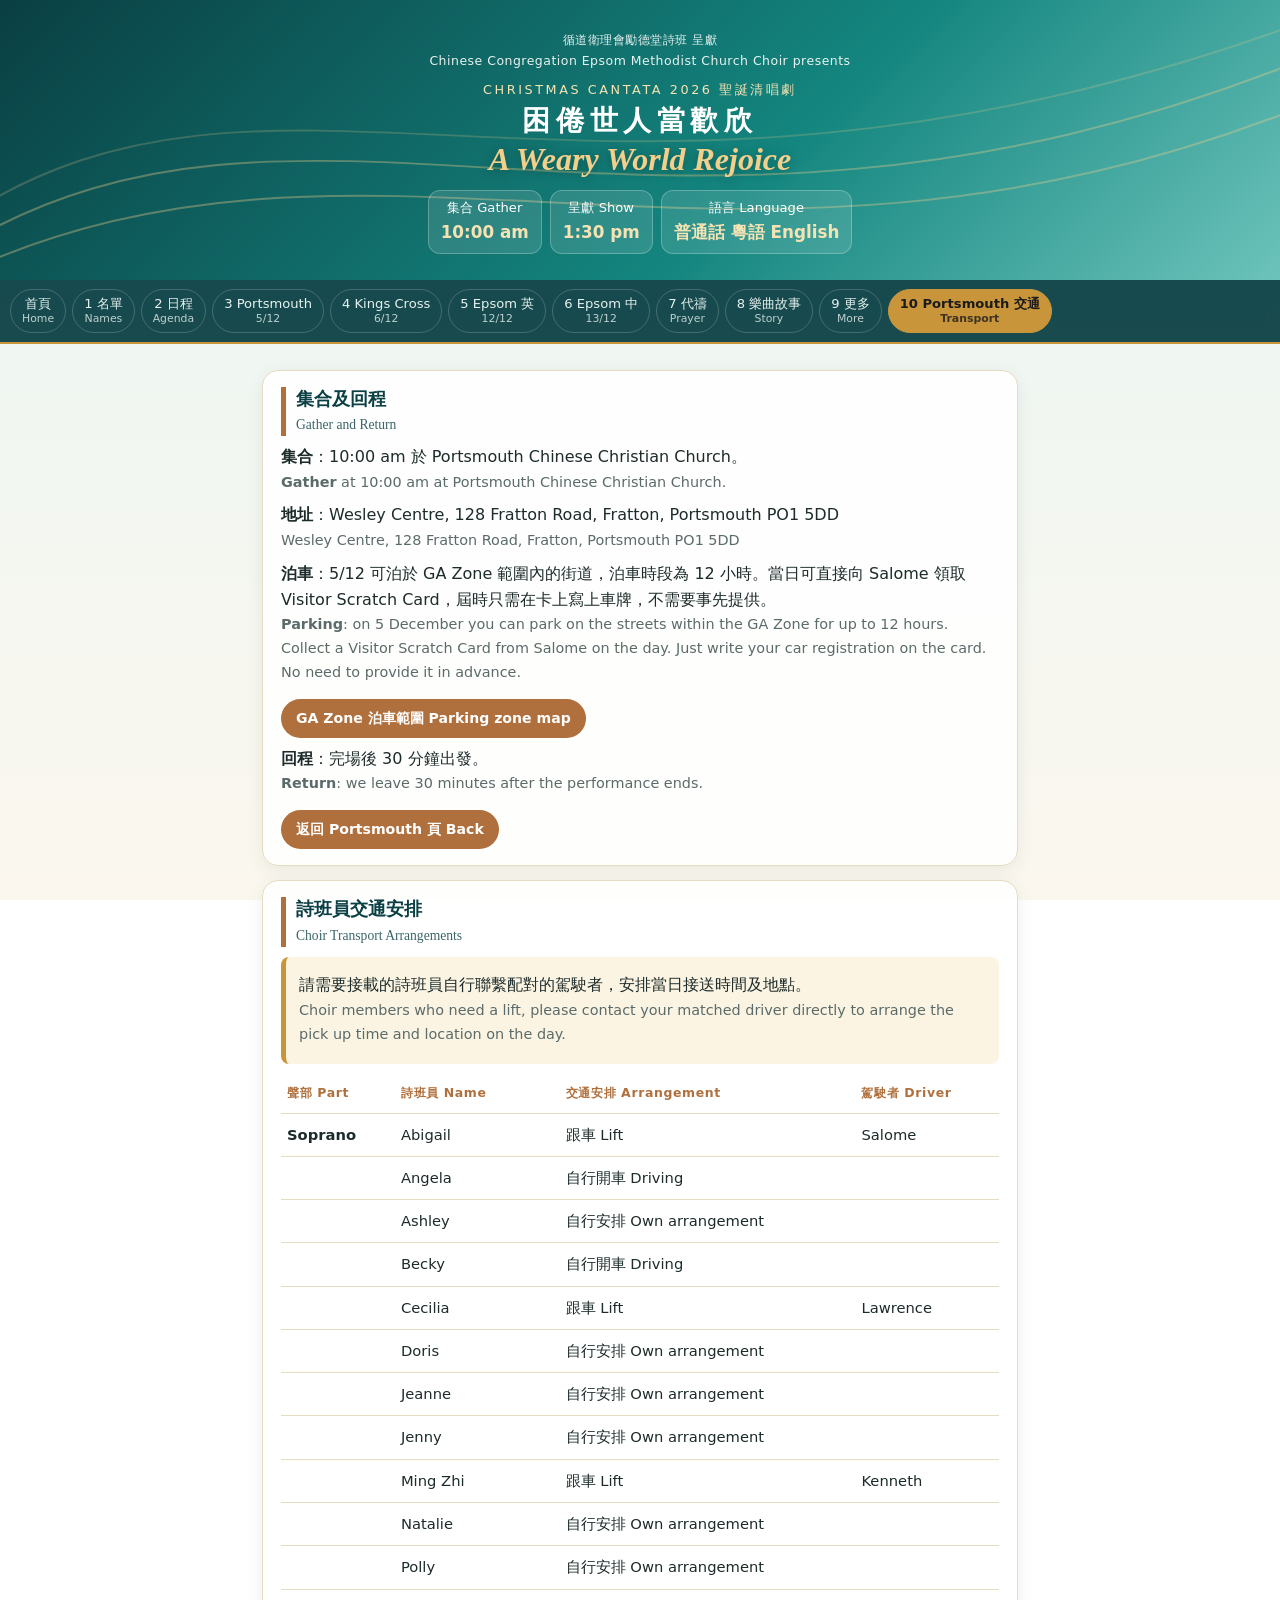
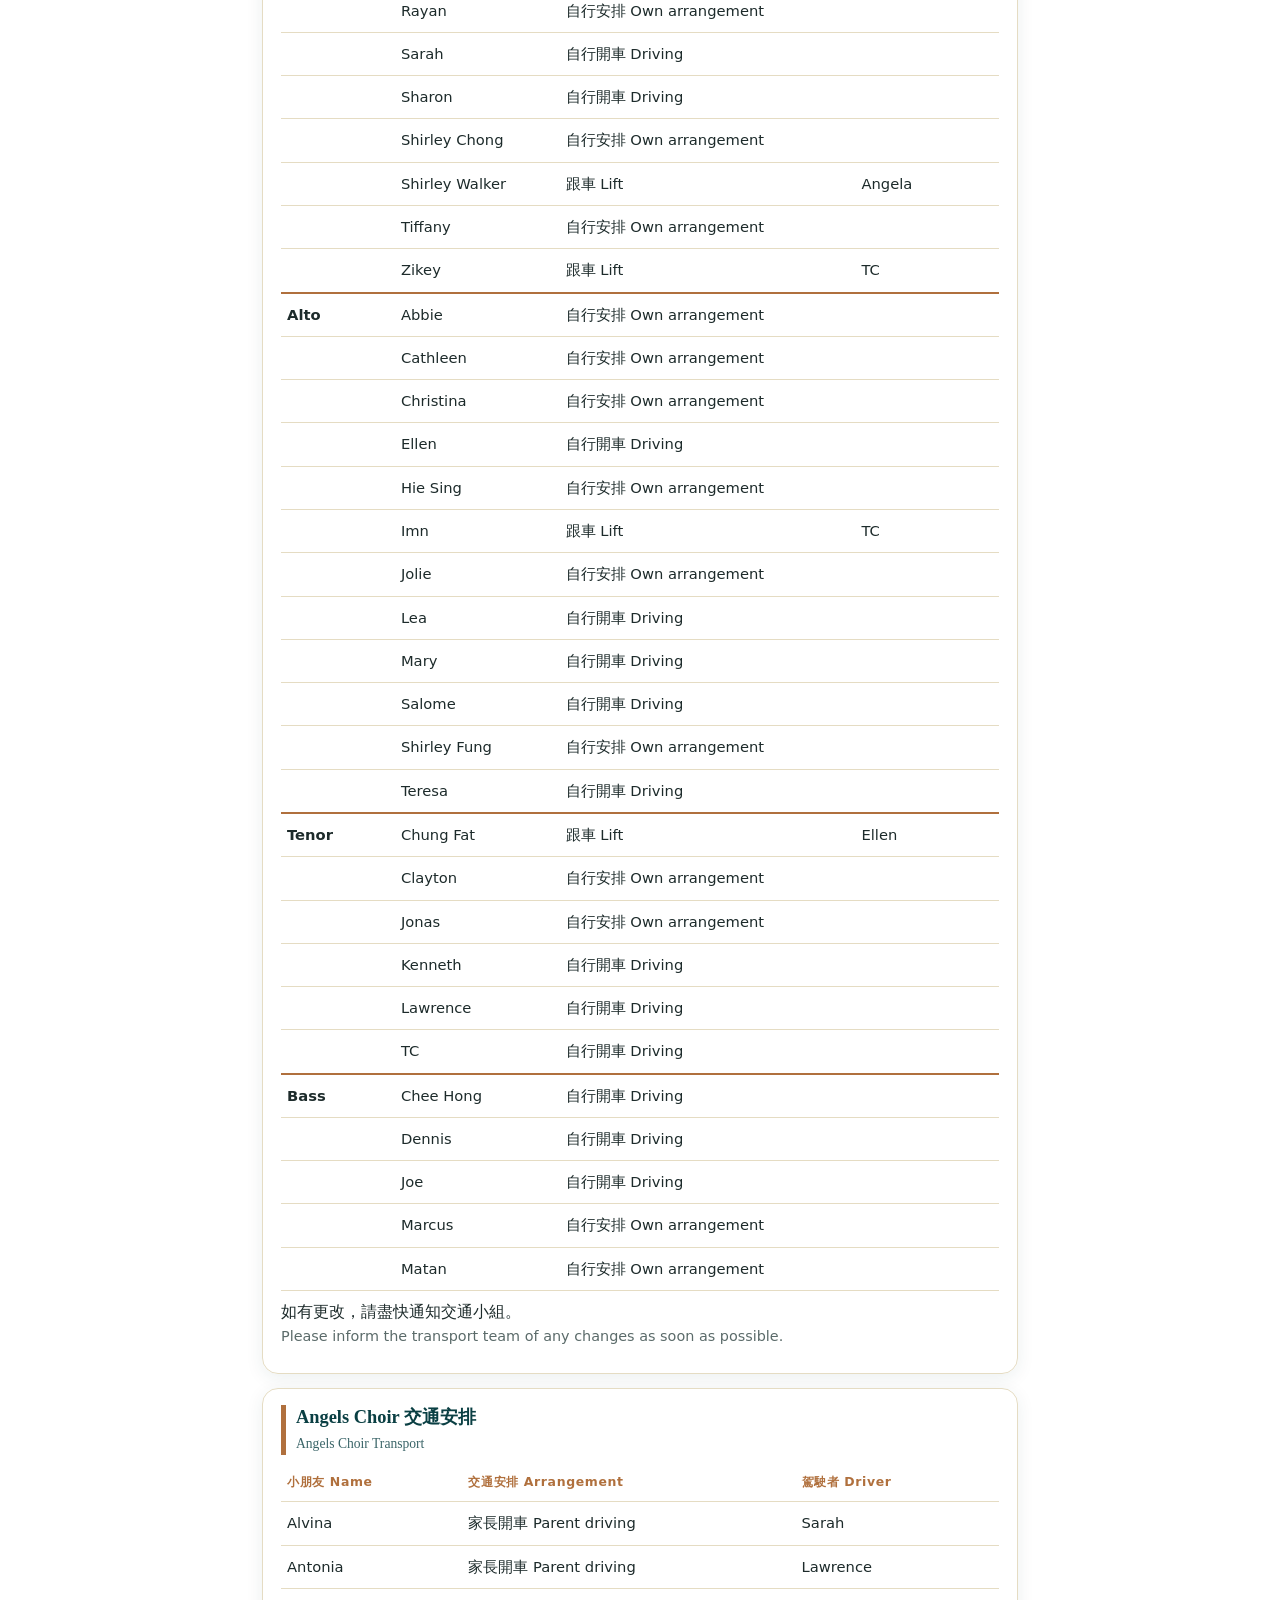
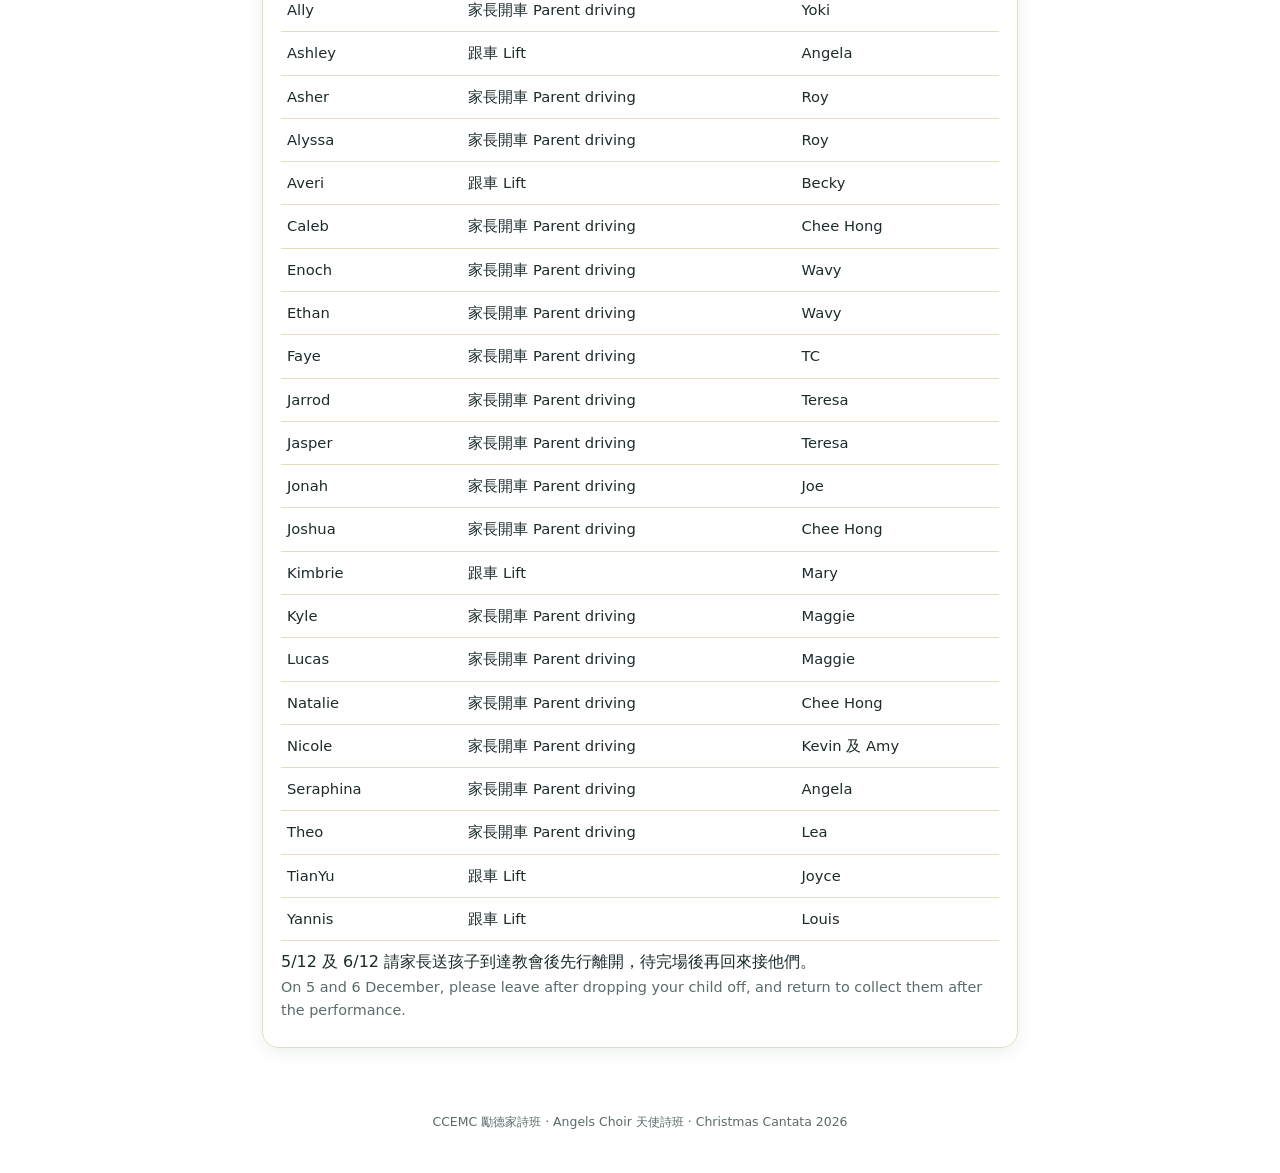
<file: portsmouth-transport.html>
<!DOCTYPE html><html lang="zh-Hant"><head><meta charset="utf-8">
<meta name="viewport" content="width=device-width, initial-scale=1"><meta name="robots" content="noindex, nofollow">
<title>Portsmouth Transport | A Weary World Rejoice 2026</title><link rel="stylesheet" href="style.css"></head>
<body>
<header class="hero"><svg viewBox="0 0 800 300" preserveAspectRatio="none"><g fill="none" stroke="#f2cf8a" stroke-width="2"><path d="M-20 260 C200 40 420 340 820 60"/><path d="M-20 290 C240 90 460 360 820 110"/><path d="M-20 230 C180 10 380 300 820 20" opacity=".6"/></g></svg>
<div class="org">循道衛理會勵德堂詩班 呈獻<br>Chinese Congregation Epsom Methodist Church Choir presents</div>
<div class="small">CHRISTMAS CANTATA 2026 聖誕清唱劇</div>
<h1>困倦世人當歡欣</h1><div class="script">A Weary World Rejoice</div>
<div class="chips"><div class="chip">集合 Gather<b>10:00 am</b></div><div class="chip">呈獻 Show<b>1:30 pm</b></div><div class="chip">語言 Language<b>普通話 粵語 English</b></div></div></header>
<nav class="tabs"><a href="index.html">首頁<small>Home</small></a><a href="names.html">1 名單<small>Names</small></a><a href="agenda.html">2 日程<small>Agenda</small></a><a href="portsmouth.html">3 Portsmouth<small>5/12</small></a><a href="kingscross.html">4 Kings Cross<small>6/12</small></a><a href="epsom-eng.html">5 Epsom 英<small>12/12</small></a><a href="epsom-chi.html">6 Epsom 中<small>13/12</small></a><a href="prayer.html">7 代禱<small>Prayer</small></a><a href="story.html">8 樂曲故事<small>Story</small></a><a href="more.html">9 更多<small>More</small></a><a href="portsmouth-transport.html" class=on>10 Portsmouth 交通<small>Transport</small></a></nav><main><div class="card"><h2>集合及回程<br><span style="font-weight:400;font-size:.85rem;opacity:.8">Gather and Return</span></h2><div class="pair"><div class="zh"><b>集合</b>：10:00 am 於 Portsmouth Chinese Christian Church。</div><div class="en"><b>Gather</b> at 10:00 am at Portsmouth Chinese Christian Church.</div></div><div class="pair"><div class="zh"><b>地址</b>：Wesley Centre, 128 Fratton Road, Fratton, Portsmouth PO1 5DD</div><div class="en">Wesley Centre, 128 Fratton Road, Fratton, Portsmouth PO1 5DD</div></div><div class="pair"><div class="zh"><b>泊車</b>：5/12 可泊於 GA Zone 範圍內的街道，泊車時段為 12 小時。當日可直接向 Salome 領取 Visitor Scratch Card，屆時只需在卡上寫上車牌，不需要事先提供。</div><div class="en"><b>Parking</b>: on 5 December you can park on the streets within the GA Zone for up to 12 hours. Collect a Visitor Scratch Card from Salome on the day. Just write your car registration on the card. No need to provide it in advance.</div></div><a class="btn" href="https://www.portsmouth.gov.uk/services/parking-roads-and-travel/parking/resident-parking-zones/map-of-resident-parking-zones/ga-fratton-parking-zone-information" target="_blank" rel="noopener">GA Zone 泊車範圍 Parking zone map</a><div class="pair"><div class="zh"><b>回程</b>：完場後 30 分鐘出發。</div><div class="en"><b>Return</b>: we leave 30 minutes after the performance ends.</div></div><a class="btn" href="portsmouth.html">返回 Portsmouth 頁 Back</a></div><div class="card"><h2>詩班員交通安排<br><span style="font-weight:400;font-size:.85rem;opacity:.8">Choir Transport Arrangements</span></h2><div class="note"><div class="zh">請需要接載的詩班員自行聯繫配對的駕駛者，安排當日接送時間及地點。</div><div class="en">Choir members who need a lift, please contact your matched driver directly to arrange the pick up time and location on the day.</div></div><table><tr><th>聲部 Part</th><th>詩班員 Name</th><th>交通安排 Arrangement</th><th>駕駛者 Driver</th></tr><tr><td><b>Soprano</b></td><td>Abigail</td><td>跟車 Lift</td><td>Salome</td></tr><tr><td><b></b></td><td>Angela</td><td>自行開車 Driving</td><td></td></tr><tr><td><b></b></td><td>Ashley</td><td>自行安排 Own arrangement</td><td></td></tr><tr><td><b></b></td><td>Becky</td><td>自行開車 Driving</td><td></td></tr><tr><td><b></b></td><td>Cecilia</td><td>跟車 Lift</td><td>Lawrence</td></tr><tr><td><b></b></td><td>Doris</td><td>自行安排 Own arrangement</td><td></td></tr><tr><td><b></b></td><td>Jeanne</td><td>自行安排 Own arrangement</td><td></td></tr><tr><td><b></b></td><td>Jenny</td><td>自行安排 Own arrangement</td><td></td></tr><tr><td><b></b></td><td>Ming Zhi</td><td>跟車 Lift</td><td>Kenneth</td></tr><tr><td><b></b></td><td>Natalie</td><td>自行安排 Own arrangement</td><td></td></tr><tr><td><b></b></td><td>Polly</td><td>自行安排 Own arrangement</td><td></td></tr><tr><td><b></b></td><td>Rayan</td><td>自行安排 Own arrangement</td><td></td></tr><tr><td><b></b></td><td>Sarah</td><td>自行開車 Driving</td><td></td></tr><tr><td><b></b></td><td>Sharon</td><td>自行開車 Driving</td><td></td></tr><tr><td><b></b></td><td>Shirley Chong</td><td>自行安排 Own arrangement</td><td></td></tr><tr><td><b></b></td><td>Shirley Walker</td><td>跟車 Lift</td><td>Angela</td></tr><tr><td><b></b></td><td>Tiffany</td><td>自行安排 Own arrangement</td><td></td></tr><tr><td><b></b></td><td>Zikey</td><td>跟車 Lift</td><td>TC</td></tr><tr><td style="border-top:2px solid var(--copper)"><b>Alto</b></td><td style="border-top:2px solid var(--copper)">Abbie</td><td style="border-top:2px solid var(--copper)">自行安排 Own arrangement</td><td style="border-top:2px solid var(--copper)"></td></tr><tr><td><b></b></td><td>Cathleen</td><td>自行安排 Own arrangement</td><td></td></tr><tr><td><b></b></td><td>Christina</td><td>自行安排 Own arrangement</td><td></td></tr><tr><td><b></b></td><td>Ellen</td><td>自行開車 Driving</td><td></td></tr><tr><td><b></b></td><td>Hie Sing</td><td>自行安排 Own arrangement</td><td></td></tr><tr><td><b></b></td><td>Imn</td><td>跟車 Lift</td><td>TC</td></tr><tr><td><b></b></td><td>Jolie</td><td>自行安排 Own arrangement</td><td></td></tr><tr><td><b></b></td><td>Lea</td><td>自行開車 Driving</td><td></td></tr><tr><td><b></b></td><td>Mary</td><td>自行開車 Driving</td><td></td></tr><tr><td><b></b></td><td>Salome</td><td>自行開車 Driving</td><td></td></tr><tr><td><b></b></td><td>Shirley Fung</td><td>自行安排 Own arrangement</td><td></td></tr><tr><td><b></b></td><td>Teresa</td><td>自行開車 Driving</td><td></td></tr><tr><td style="border-top:2px solid var(--copper)"><b>Tenor</b></td><td style="border-top:2px solid var(--copper)">Chung Fat</td><td style="border-top:2px solid var(--copper)">跟車 Lift</td><td style="border-top:2px solid var(--copper)">Ellen</td></tr><tr><td><b></b></td><td>Clayton</td><td>自行安排 Own arrangement</td><td></td></tr><tr><td><b></b></td><td>Jonas</td><td>自行安排 Own arrangement</td><td></td></tr><tr><td><b></b></td><td>Kenneth</td><td>自行開車 Driving</td><td></td></tr><tr><td><b></b></td><td>Lawrence</td><td>自行開車 Driving</td><td></td></tr><tr><td><b></b></td><td>TC</td><td>自行開車 Driving</td><td></td></tr><tr><td style="border-top:2px solid var(--copper)"><b>Bass</b></td><td style="border-top:2px solid var(--copper)">Chee Hong</td><td style="border-top:2px solid var(--copper)">自行開車 Driving</td><td style="border-top:2px solid var(--copper)"></td></tr><tr><td><b></b></td><td>Dennis</td><td>自行開車 Driving</td><td></td></tr><tr><td><b></b></td><td>Joe</td><td>自行開車 Driving</td><td></td></tr><tr><td><b></b></td><td>Marcus</td><td>自行安排 Own arrangement</td><td></td></tr><tr><td><b></b></td><td>Matan</td><td>自行安排 Own arrangement</td><td></td></tr></table><div class="pair"><div class="zh">如有更改，請盡快通知交通小組。</div><div class="en">Please inform the transport team of any changes as soon as possible.</div></div></div><div class="card"><h2>Angels Choir 交通安排<br><span style="font-weight:400;font-size:.85rem;opacity:.8">Angels Choir Transport</span></h2><table><tr><th>小朋友 Name</th><th>交通安排 Arrangement</th><th>駕駛者 Driver</th></tr><tr><td>Alvina</td><td>家長開車 Parent driving</td><td>Sarah</td></tr><tr><td>Antonia</td><td>家長開車 Parent driving</td><td>Lawrence</td></tr><tr><td>Ally</td><td>家長開車 Parent driving</td><td>Yoki</td></tr><tr><td>Ashley</td><td>跟車 Lift</td><td>Angela</td></tr><tr><td>Asher</td><td>家長開車 Parent driving</td><td>Roy</td></tr><tr><td>Alyssa</td><td>家長開車 Parent driving</td><td>Roy</td></tr><tr><td>Averi</td><td>跟車 Lift</td><td>Becky</td></tr><tr><td>Caleb</td><td>家長開車 Parent driving</td><td>Chee Hong</td></tr><tr><td>Enoch</td><td>家長開車 Parent driving</td><td>Wavy</td></tr><tr><td>Ethan</td><td>家長開車 Parent driving</td><td>Wavy</td></tr><tr><td>Faye</td><td>家長開車 Parent driving</td><td>TC</td></tr><tr><td>Jarrod</td><td>家長開車 Parent driving</td><td>Teresa</td></tr><tr><td>Jasper</td><td>家長開車 Parent driving</td><td>Teresa</td></tr><tr><td>Jonah</td><td>家長開車 Parent driving</td><td>Joe</td></tr><tr><td>Joshua</td><td>家長開車 Parent driving</td><td>Chee Hong</td></tr><tr><td>Kimbrie</td><td>跟車 Lift</td><td>Mary</td></tr><tr><td>Kyle</td><td>家長開車 Parent driving</td><td>Maggie</td></tr><tr><td>Lucas</td><td>家長開車 Parent driving</td><td>Maggie</td></tr><tr><td>Natalie</td><td>家長開車 Parent driving</td><td>Chee Hong</td></tr><tr><td>Nicole</td><td>家長開車 Parent driving</td><td>Kevin 及 Amy</td></tr><tr><td>Seraphina</td><td>家長開車 Parent driving</td><td>Angela</td></tr><tr><td>Theo</td><td>家長開車 Parent driving</td><td>Lea</td></tr><tr><td>TianYu</td><td>跟車 Lift</td><td>Joyce</td></tr><tr><td>Yannis</td><td>跟車 Lift</td><td>Louis</td></tr></table><div class="pair"><div class="zh">5/12 及 6/12 請家長送孩子到達教會後先行離開，待完場後再回來接他們。</div><div class="en">On 5 and 6 December, please leave after dropping your child off, and return to collect them after the performance.</div></div></div></main>
<footer>CCEMC 勵德家詩班 · Angels Choir 天使詩班 · Christmas Cantata 2026</footer></body></html>
</file>
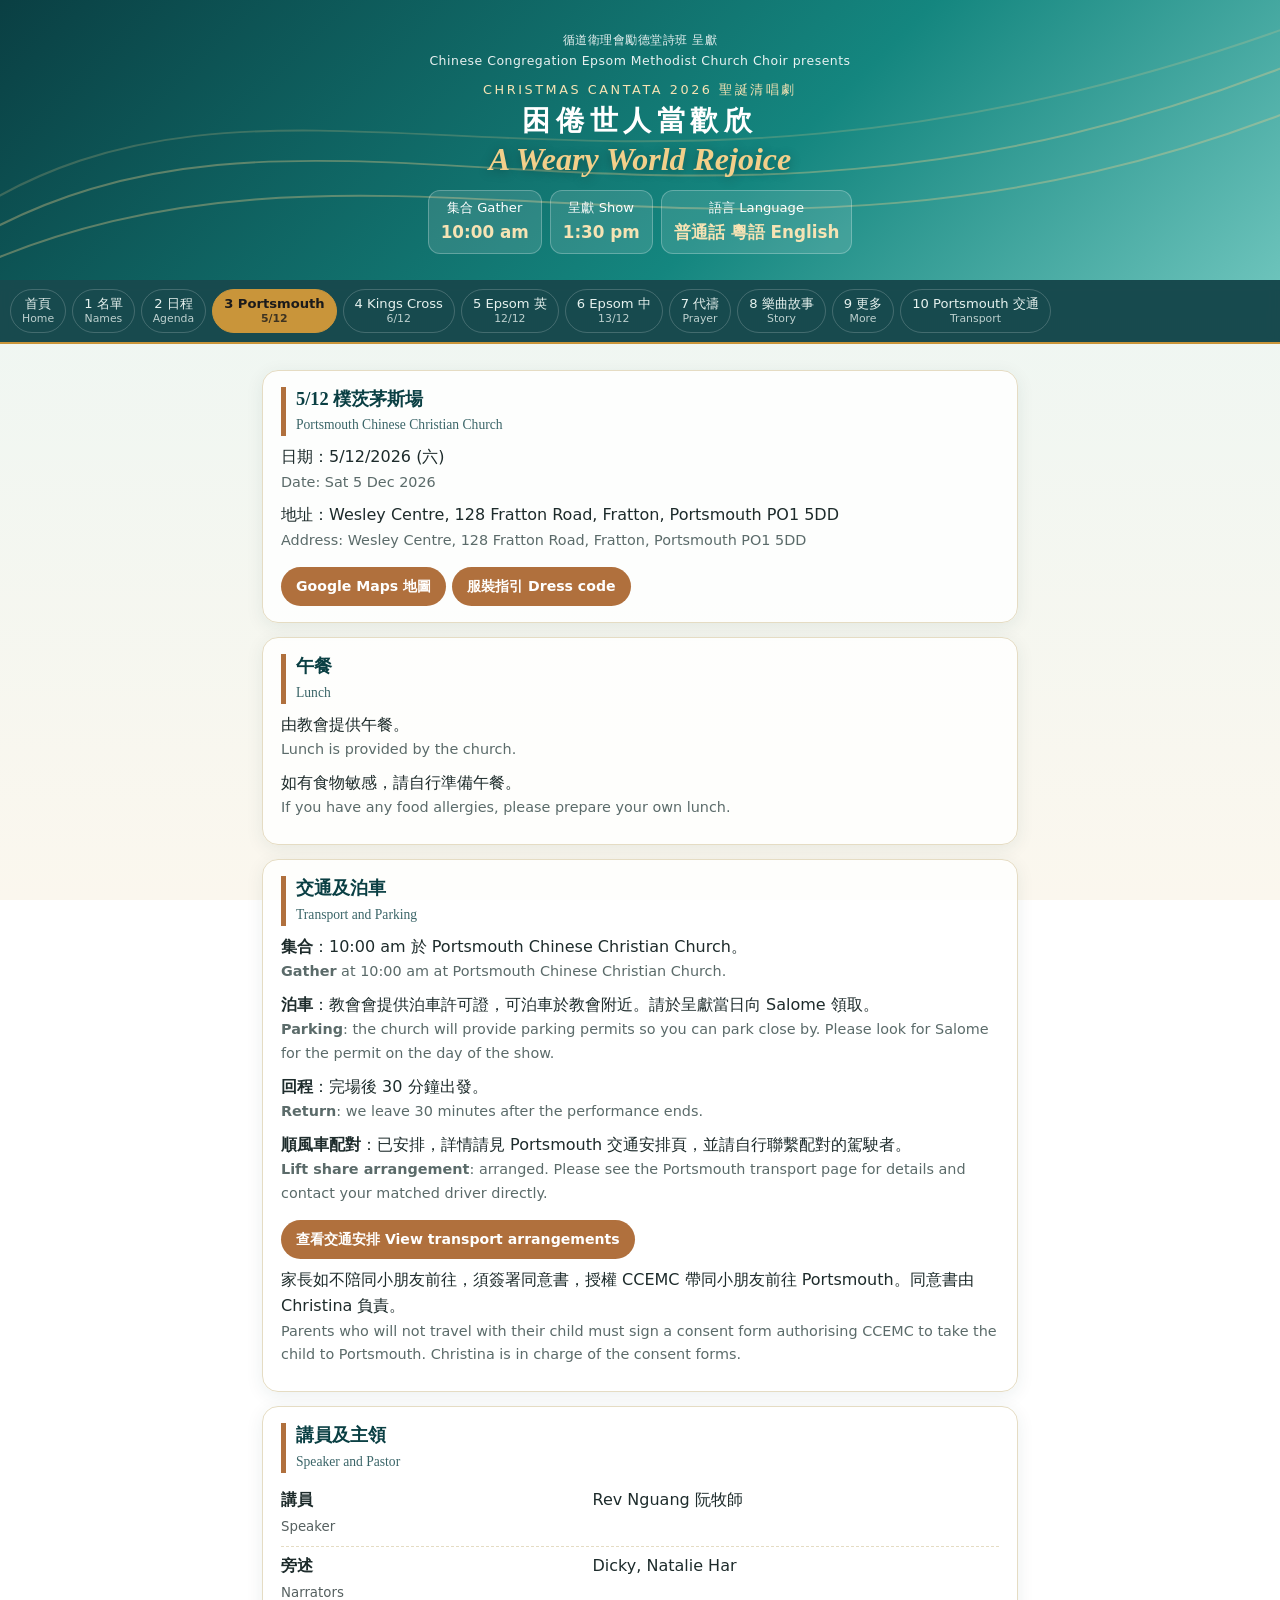
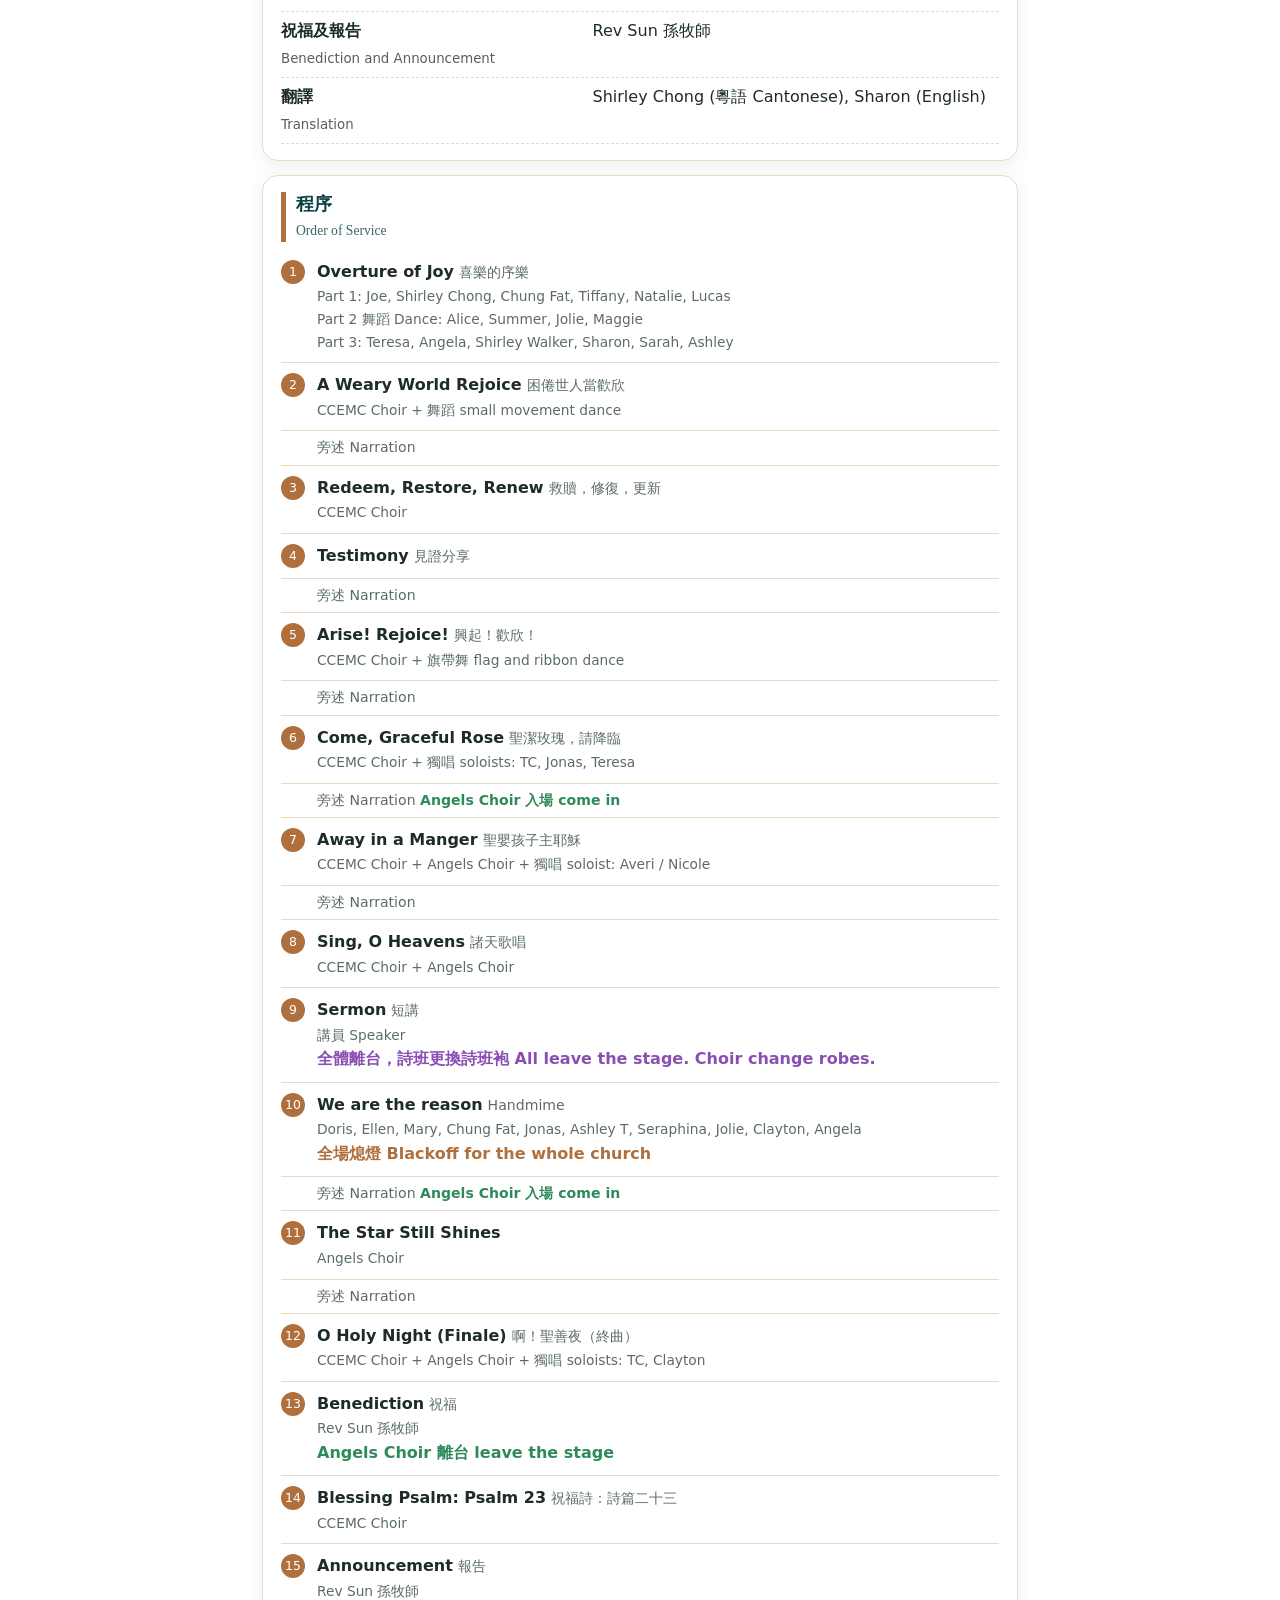
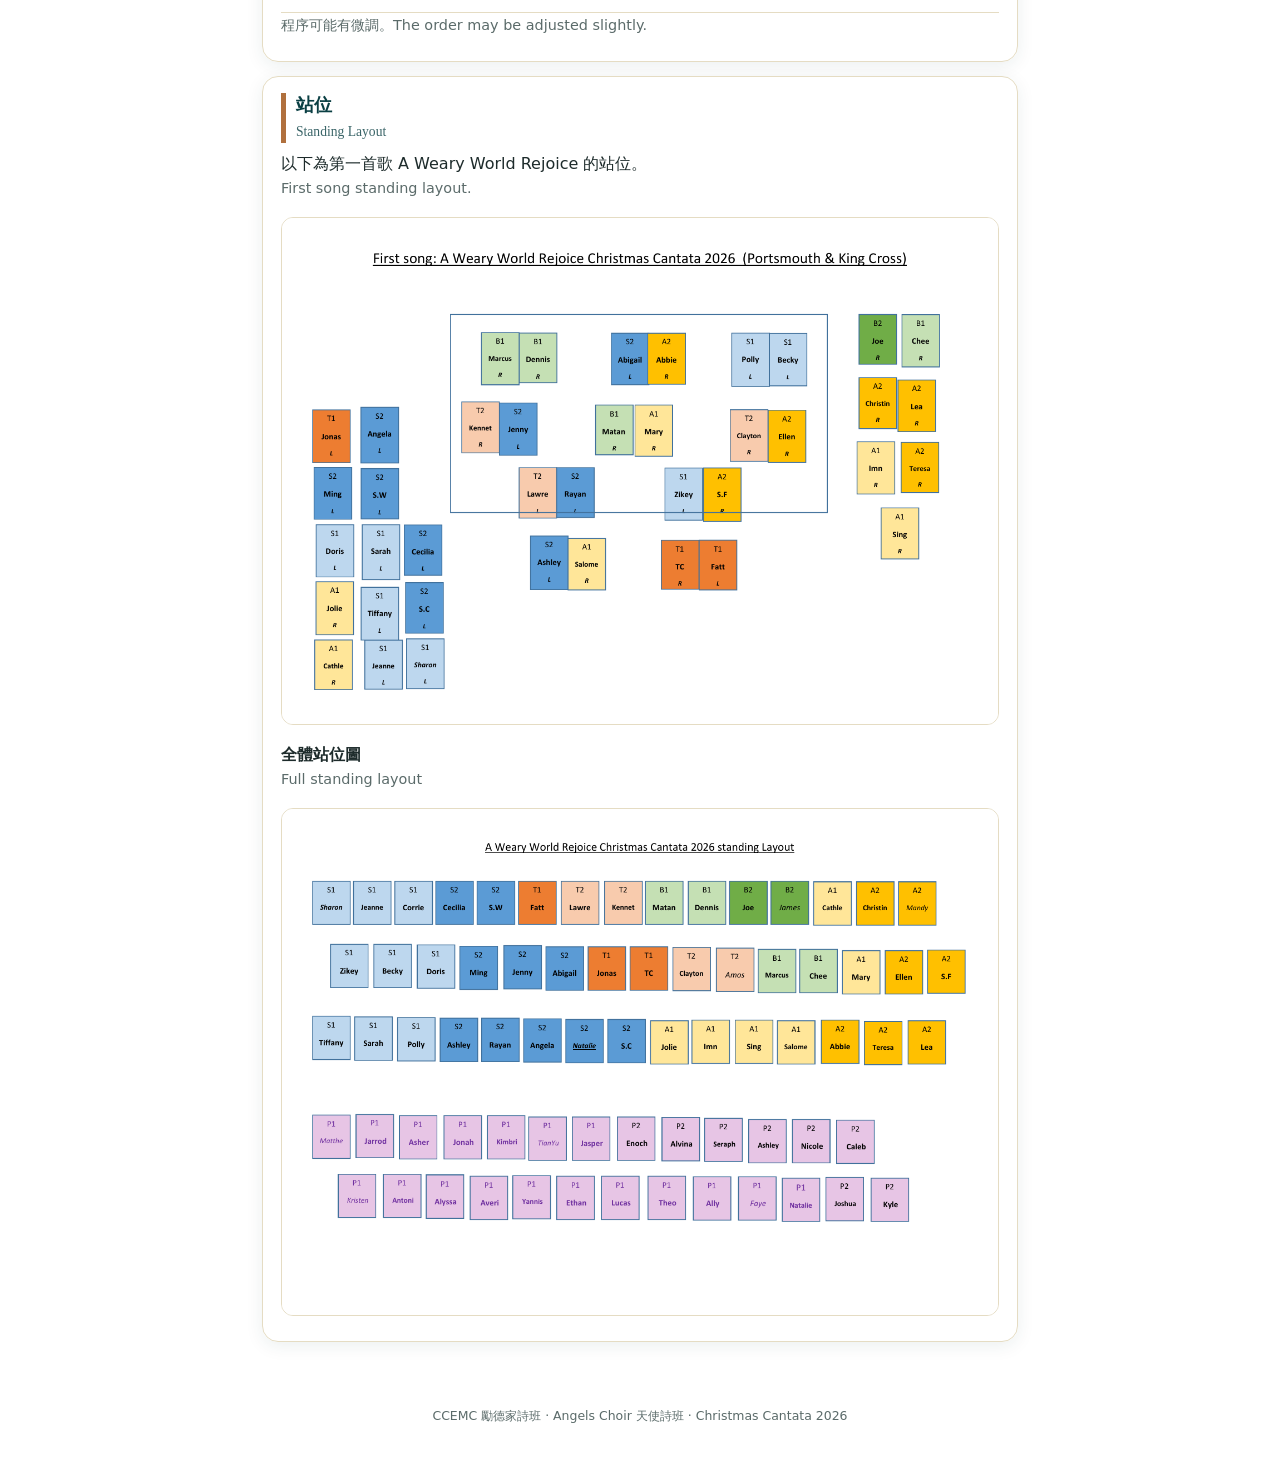
<file: portsmouth.html>
<!DOCTYPE html><html lang="zh-Hant"><head><meta charset="utf-8">
<meta name="viewport" content="width=device-width, initial-scale=1"><meta name="robots" content="noindex, nofollow">
<title>Portsmouth Chinese Christian Church | A Weary World Rejoice 2026</title><link rel="stylesheet" href="style.css"></head>
<body>
<header class="hero"><svg viewBox="0 0 800 300" preserveAspectRatio="none"><g fill="none" stroke="#f2cf8a" stroke-width="2"><path d="M-20 260 C200 40 420 340 820 60"/><path d="M-20 290 C240 90 460 360 820 110"/><path d="M-20 230 C180 10 380 300 820 20" opacity=".6"/></g></svg>
<div class="org">循道衛理會勵德堂詩班 呈獻<br>Chinese Congregation Epsom Methodist Church Choir presents</div>
<div class="small">CHRISTMAS CANTATA 2026 聖誕清唱劇</div>
<h1>困倦世人當歡欣</h1><div class="script">A Weary World Rejoice</div>
<div class="chips"><div class="chip">集合 Gather<b>10:00 am</b></div><div class="chip">呈獻 Show<b>1:30 pm</b></div><div class="chip">語言 Language<b>普通話 粵語 English</b></div></div></header>
<nav class="tabs"><a href="index.html">首頁<small>Home</small></a><a href="names.html">1 名單<small>Names</small></a><a href="agenda.html">2 日程<small>Agenda</small></a><a href="portsmouth.html" class=on>3 Portsmouth<small>5/12</small></a><a href="kingscross.html">4 Kings Cross<small>6/12</small></a><a href="epsom-eng.html">5 Epsom 英<small>12/12</small></a><a href="epsom-chi.html">6 Epsom 中<small>13/12</small></a><a href="prayer.html">7 代禱<small>Prayer</small></a><a href="story.html">8 樂曲故事<small>Story</small></a><a href="more.html">9 更多<small>More</small></a><a href="portsmouth-transport.html">10 Portsmouth 交通<small>Transport</small></a></nav><main><div class="card"><h2>5/12 樸茨茅斯場<br><span style="font-weight:400;font-size:.85rem;opacity:.8">Portsmouth Chinese Christian Church</span></h2><div class="pair"><div class="zh">日期：5/12/2026 (六)</div><div class="en">Date: Sat 5 Dec 2026</div></div><div class="pair"><div class="zh">地址：Wesley Centre, 128 Fratton Road, Fratton, Portsmouth PO1 5DD</div><div class="en">Address: Wesley Centre, 128 Fratton Road, Fratton, Portsmouth PO1 5DD</div></div><a class="btn" href="https://www.google.com/maps/search/?api=1&query=Wesley%20Centre%2C%20128%20Fratton%20Road%2C%20Fratton%2C%20Portsmouth%20PO1%205DD" target="_blank" rel="noopener">Google Maps 地圖</a><a class="btn" href="more.html#dress">服裝指引 Dress code</a></div><div class="card"><h2>午餐<br><span style="font-weight:400;font-size:.85rem;opacity:.8">Lunch</span></h2><div class="pair"><div class="zh">由教會提供午餐。</div><div class="en">Lunch is provided by the church.</div></div><div class="pair"><div class="zh">如有食物敏感，請自行準備午餐。</div><div class="en">If you have any food allergies, please prepare your own lunch.</div></div></div><div class="card"><h2>交通及泊車<br><span style="font-weight:400;font-size:.85rem;opacity:.8">Transport and Parking</span></h2><div class="pair"><div class="zh"><b>集合</b>：10:00 am 於 Portsmouth Chinese Christian Church。</div><div class="en"><b>Gather</b> at 10:00 am at Portsmouth Chinese Christian Church.</div></div><div class="pair"><div class="zh"><b>泊車</b>：教會會提供泊車許可證，可泊車於教會附近。請於呈獻當日向 Salome 領取。</div><div class="en"><b>Parking</b>: the church will provide parking permits so you can park close by. Please look for Salome for the permit on the day of the show.</div></div><div class="pair"><div class="zh"><b>回程</b>：完場後 30 分鐘出發。</div><div class="en"><b>Return</b>: we leave 30 minutes after the performance ends.</div></div><div class="pair"><div class="zh"><b>順風車配對</b>：已安排，詳情請見 Portsmouth 交通安排頁，並請自行聯繫配對的駕駛者。</div><div class="en"><b>Lift share arrangement</b>: arranged. Please see the Portsmouth transport page for details and contact your matched driver directly.</div></div><a class="btn" href="portsmouth-transport.html">查看交通安排 View transport arrangements</a><div class="pair"><div class="zh">家長如不陪同小朋友前往，須簽署同意書，授權 CCEMC 帶同小朋友前往 Portsmouth。同意書由 Christina 負責。</div><div class="en">Parents who will not travel with their child must sign a consent form authorising CCEMC to take the child to Portsmouth. Christina is in charge of the consent forms.</div></div></div><div class="card"><h2>講員及主領<br><span style="font-weight:400;font-size:.85rem;opacity:.8">Speaker and Pastor</span></h2><div class="role"><b>講員<br><small style="font-weight:400;opacity:.75">Speaker</small></b><span>Rev Nguang 阮牧師</span></div><div class="role"><b>旁述<br><small style="font-weight:400;opacity:.75">Narrators</small></b><span>Dicky, Natalie Har</span></div><div class="role"><b>祝福及報告<br><small style="font-weight:400;opacity:.75">Benediction and Announcement</small></b><span>Rev Sun 孫牧師</span></div><div class="role"><b>翻譯<br><small style="font-weight:400;opacity:.75">Translation</small></b><span>Shirley Chong (粵語 Cantonese), Sharon (English)</span></div></div><div class="card"><h2>程序<br><span style="font-weight:400;font-size:.85rem;opacity:.8">Order of Service</span></h2><ol class="prog"><li><span class="t">Overture of Joy</span> <span class="tz">喜樂的序樂</span><div class="who">Part 1: Joe, Shirley Chong, Chung Fat, Tiffany, Natalie, Lucas<br>Part 2 舞蹈 Dance: Alice, Summer, Jolie, Maggie<br>Part 3: Teresa, Angela, Shirley Walker, Sharon, Sarah, Ashley</div></li><li><span class="t">A Weary World Rejoice</span> <span class="tz">困倦世人當歡欣</span><div class="who">CCEMC Choir + 舞蹈 small movement dance</div></li><li class="nar">旁述 Narration</li><li><span class="t">Redeem, Restore, Renew</span> <span class="tz">救贖，修復，更新</span><div class="who">CCEMC Choir</div></li><li><span class="t">Testimony</span> <span class="tz">見證分享</span></li><li class="nar">旁述 Narration</li><li><span class="t">Arise! Rejoice!</span> <span class="tz">興起！歡欣！</span><div class="who">CCEMC Choir + 旗帶舞 flag and ribbon dance</div></li><li class="nar">旁述 Narration</li><li><span class="t">Come, Graceful Rose</span> <span class="tz">聖潔玫瑰，請降臨</span><div class="who">CCEMC Choir + 獨唱 soloists: TC, Jonas, Teresa</div></li><li class="nar">旁述 Narration <span class="ang">Angels Choir 入場 come in</span></li><li><span class="t">Away in a Manger</span> <span class="tz">聖嬰孩子主耶穌</span><div class="who">CCEMC Choir + Angels Choir + 獨唱 soloist: Averi / Nicole</div></li><li class="nar">旁述 Narration</li><li><span class="t">Sing, O Heavens</span> <span class="tz">諸天歌唱</span><div class="who">CCEMC Choir + Angels Choir</div></li><li><span class="t">Sermon</span> <span class="tz">短講</span><div class="who">講員 Speaker</div><div><span class="rob">全體離台，詩班更換詩班袍 All leave the stage. Choir change robes.</span></div></li><li><span class="t">We are the reason</span> <span class="tz">Handmime</span><div class="who">Doris, Ellen, Mary, Chung Fat, Jonas, Ashley T, Seraphina, Jolie, Clayton, Angela</div><div><span class="cue">全場熄燈 Blackoff for the whole church</span></div></li><li class="nar">旁述 Narration <span class="ang">Angels Choir 入場 come in</span></li><li><span class="t">The Star Still Shines</span> <span class="tz"></span><div class="who">Angels Choir</div></li><li class="nar">旁述 Narration</li><li><span class="t">O Holy Night (Finale)</span> <span class="tz">啊！聖善夜（終曲）</span><div class="who">CCEMC Choir + Angels Choir + 獨唱 soloists: TC, Clayton</div></li><li><span class="t">Benediction</span> <span class="tz">祝福</span><div class="who">Rev Sun 孫牧師</div><div><span class="ang">Angels Choir 離台 leave the stage</span></div></li><li><span class="t">Blessing Psalm: Psalm 23</span> <span class="tz">祝福詩：詩篇二十三</span><div class="who">CCEMC Choir</div></li><li><span class="t">Announcement</span> <span class="tz">報告</span><div class="who">Rev Sun 孫牧師</div></li></ol><div class="en">程序可能有微調。The order may be adjusted slightly.</div></div><div class="card"><h2>站位<br><span style="font-weight:400;font-size:.85rem;opacity:.8">Standing Layout</span></h2><div class="pair"><div class="zh">以下為第一首歌 A Weary World Rejoice 的站位。</div><div class="en">First song standing layout.</div></div><img class="fit" src="img/layout_away.png" alt="First song standing layout"><div class="pair"><div class="zh"><b>全體站位圖</b></div><div class="en">Full standing layout</div></div><img class="fit" src="img/layout_full.png" alt="Full standing layout"></div></main>
<footer>CCEMC 勵德家詩班 · Angels Choir 天使詩班 · Christmas Cantata 2026</footer></body></html>
</file>
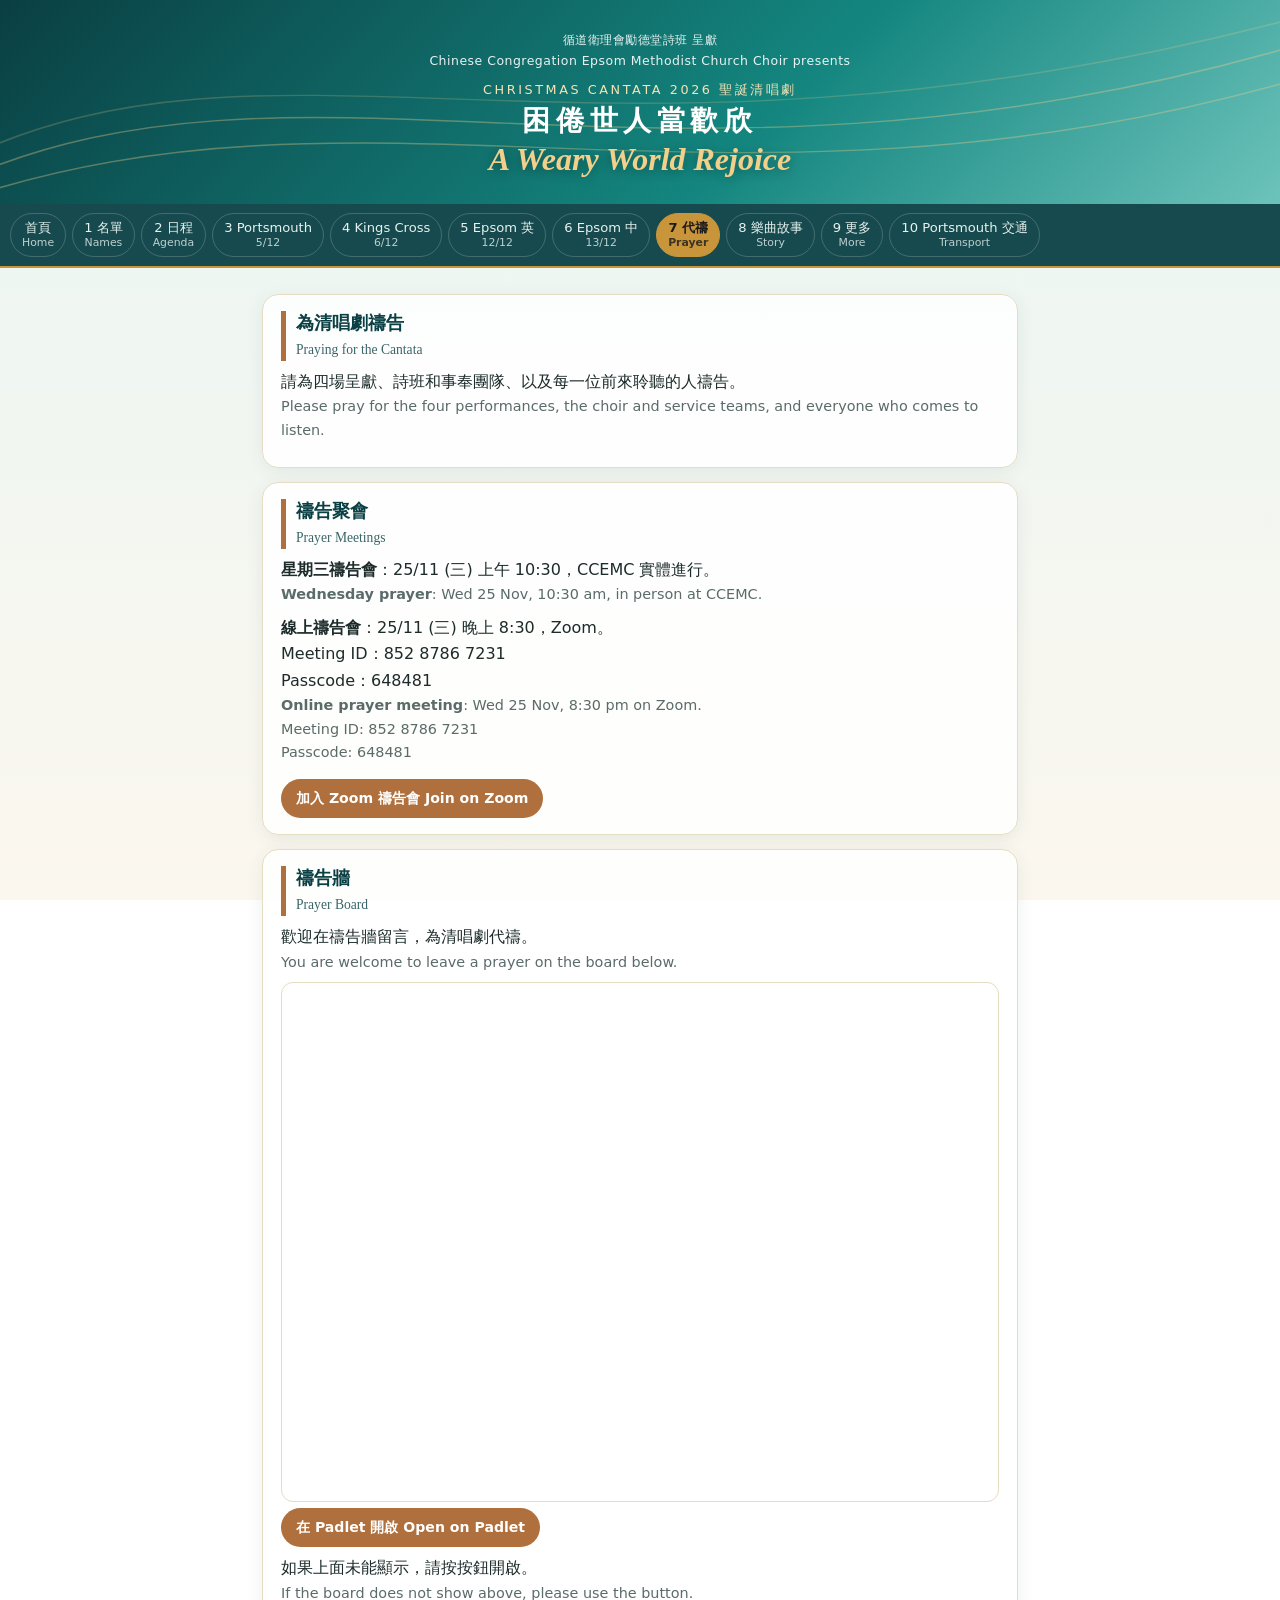
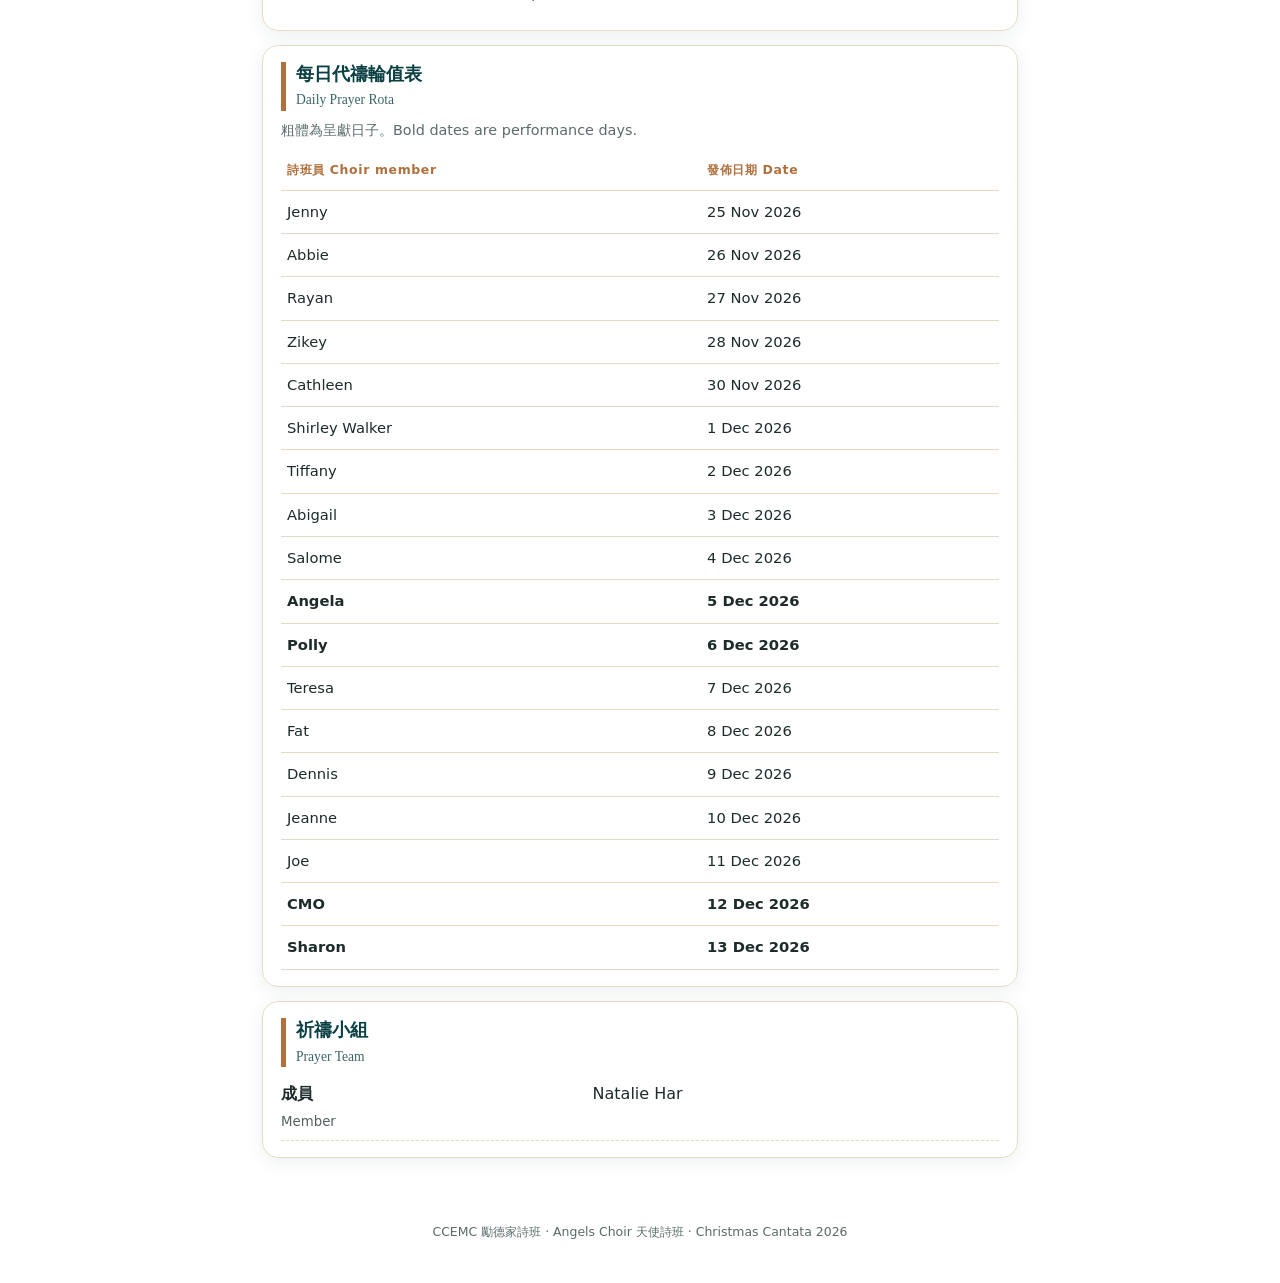
<file: prayer.html>
<!DOCTYPE html><html lang="zh-Hant"><head><meta charset="utf-8">
<meta name="viewport" content="width=device-width, initial-scale=1"><meta name="robots" content="noindex, nofollow">
<title>Prayer | A Weary World Rejoice 2026</title><link rel="stylesheet" href="style.css"></head>
<body>
<header class="hero"><svg viewBox="0 0 800 300" preserveAspectRatio="none"><g fill="none" stroke="#f2cf8a" stroke-width="2"><path d="M-20 260 C200 40 420 340 820 60"/><path d="M-20 290 C240 90 460 360 820 110"/><path d="M-20 230 C180 10 380 300 820 20" opacity=".6"/></g></svg>
<div class="org">循道衛理會勵德堂詩班 呈獻<br>Chinese Congregation Epsom Methodist Church Choir presents</div>
<div class="small">CHRISTMAS CANTATA 2026 聖誕清唱劇</div>
<h1>困倦世人當歡欣</h1><div class="script">A Weary World Rejoice</div>
</header>
<nav class="tabs"><a href="index.html">首頁<small>Home</small></a><a href="names.html">1 名單<small>Names</small></a><a href="agenda.html">2 日程<small>Agenda</small></a><a href="portsmouth.html">3 Portsmouth<small>5/12</small></a><a href="kingscross.html">4 Kings Cross<small>6/12</small></a><a href="epsom-eng.html">5 Epsom 英<small>12/12</small></a><a href="epsom-chi.html">6 Epsom 中<small>13/12</small></a><a href="prayer.html" class=on>7 代禱<small>Prayer</small></a><a href="story.html">8 樂曲故事<small>Story</small></a><a href="more.html">9 更多<small>More</small></a><a href="portsmouth-transport.html">10 Portsmouth 交通<small>Transport</small></a></nav><main><div class="card"><h2>為清唱劇禱告<br><span style="font-weight:400;font-size:.85rem;opacity:.8">Praying for the Cantata</span></h2><div class="pair"><div class="zh">請為四場呈獻、詩班和事奉團隊、以及每一位前來聆聽的人禱告。</div><div class="en">Please pray for the four performances, the choir and service teams, and everyone who comes to listen.</div></div></div><div class="card"><h2>禱告聚會<br><span style="font-weight:400;font-size:.85rem;opacity:.8">Prayer Meetings</span></h2><div class="pair"><div class="zh"><b>星期三禱告會</b>：25/11 (三) 上午 10:30，CCEMC 實體進行。</div><div class="en"><b>Wednesday prayer</b>: Wed 25 Nov, 10:30 am, in person at CCEMC.</div></div><div class="pair"><div class="zh"><b>線上禱告會</b>：25/11 (三) 晚上 8:30，Zoom。<br>Meeting ID：852 8786 7231<br>Passcode：648481</div><div class="en"><b>Online prayer meeting</b>: Wed 25 Nov, 8:30 pm on Zoom.<br>Meeting ID: 852 8786 7231<br>Passcode: 648481</div></div><a class="btn" href="https://us02web.zoom.us/j/85287867231?pwd=Zk0WvUXRvNx9ufu40FheNtH6Ev7CYb.1" target="_blank" rel="noopener">加入 Zoom 禱告會 Join on Zoom</a></div><div class="card"><h2>禱告牆<br><span style="font-weight:400;font-size:.85rem;opacity:.8">Prayer Board</span></h2><div class="pair"><div class="zh">歡迎在禱告牆留言，為清唱劇代禱。</div><div class="en">You are welcome to leave a prayer on the board below.</div></div><div style="position:relative;width:100%;height:520px;border-radius:12px;overflow:hidden;border:1px solid var(--line)"><iframe src="https://padlet.com/embed/11o1gd55g6bnzzc" title="Prayer board" style="width:100%;height:100%;border:0" allow="camera;microphone;geolocation;display-capture;clipboard-write" loading="lazy"></iframe></div><a class="btn" href="https://padlet.com/ccemcchinesechoir/cantata-2026-prayer-board-11o1gd55g6bnzzc" target="_blank" rel="noopener">在 Padlet 開啟 Open on Padlet</a><div class="pair"><div class="zh">如果上面未能顯示，請按按鈕開啟。</div><div class="en">If the board does not show above, please use the button.</div></div></div><div class="card"><h2>每日代禱輪值表<br><span style="font-weight:400;font-size:.85rem;opacity:.8">Daily Prayer Rota</span></h2><div class="en">粗體為呈獻日子。Bold dates are performance days.</div><table><tr><th>詩班員 Choir member</th><th>發佈日期 Date</th></tr><tr><td>Jenny</td><td>25 Nov 2026</td></tr><tr><td>Abbie</td><td>26 Nov 2026</td></tr><tr><td>Rayan</td><td>27 Nov 2026</td></tr><tr><td>Zikey</td><td>28 Nov 2026</td></tr><tr><td>Cathleen</td><td>30 Nov 2026</td></tr><tr><td>Shirley Walker</td><td>1 Dec 2026</td></tr><tr><td>Tiffany</td><td>2 Dec 2026</td></tr><tr><td>Abigail</td><td>3 Dec 2026</td></tr><tr><td>Salome</td><td>4 Dec 2026</td></tr><tr><td><b>Angela</b></td><td><b>5 Dec 2026</b></td></tr><tr><td><b>Polly</b></td><td><b>6 Dec 2026</b></td></tr><tr><td>Teresa</td><td>7 Dec 2026</td></tr><tr><td>Fat</td><td>8 Dec 2026</td></tr><tr><td>Dennis</td><td>9 Dec 2026</td></tr><tr><td>Jeanne</td><td>10 Dec 2026</td></tr><tr><td>Joe</td><td>11 Dec 2026</td></tr><tr><td><b>CMO</b></td><td><b>12 Dec 2026</b></td></tr><tr><td><b>Sharon</b></td><td><b>13 Dec 2026</b></td></tr></table></div><div class="card"><h2>祈禱小組<br><span style="font-weight:400;font-size:.85rem;opacity:.8">Prayer Team</span></h2><div class="role"><b>成員<br><small style="font-weight:400;opacity:.75">Member</small></b><span>Natalie Har</span></div></div></main>
<footer>CCEMC 勵德家詩班 · Angels Choir 天使詩班 · Christmas Cantata 2026</footer></body></html>
</file>
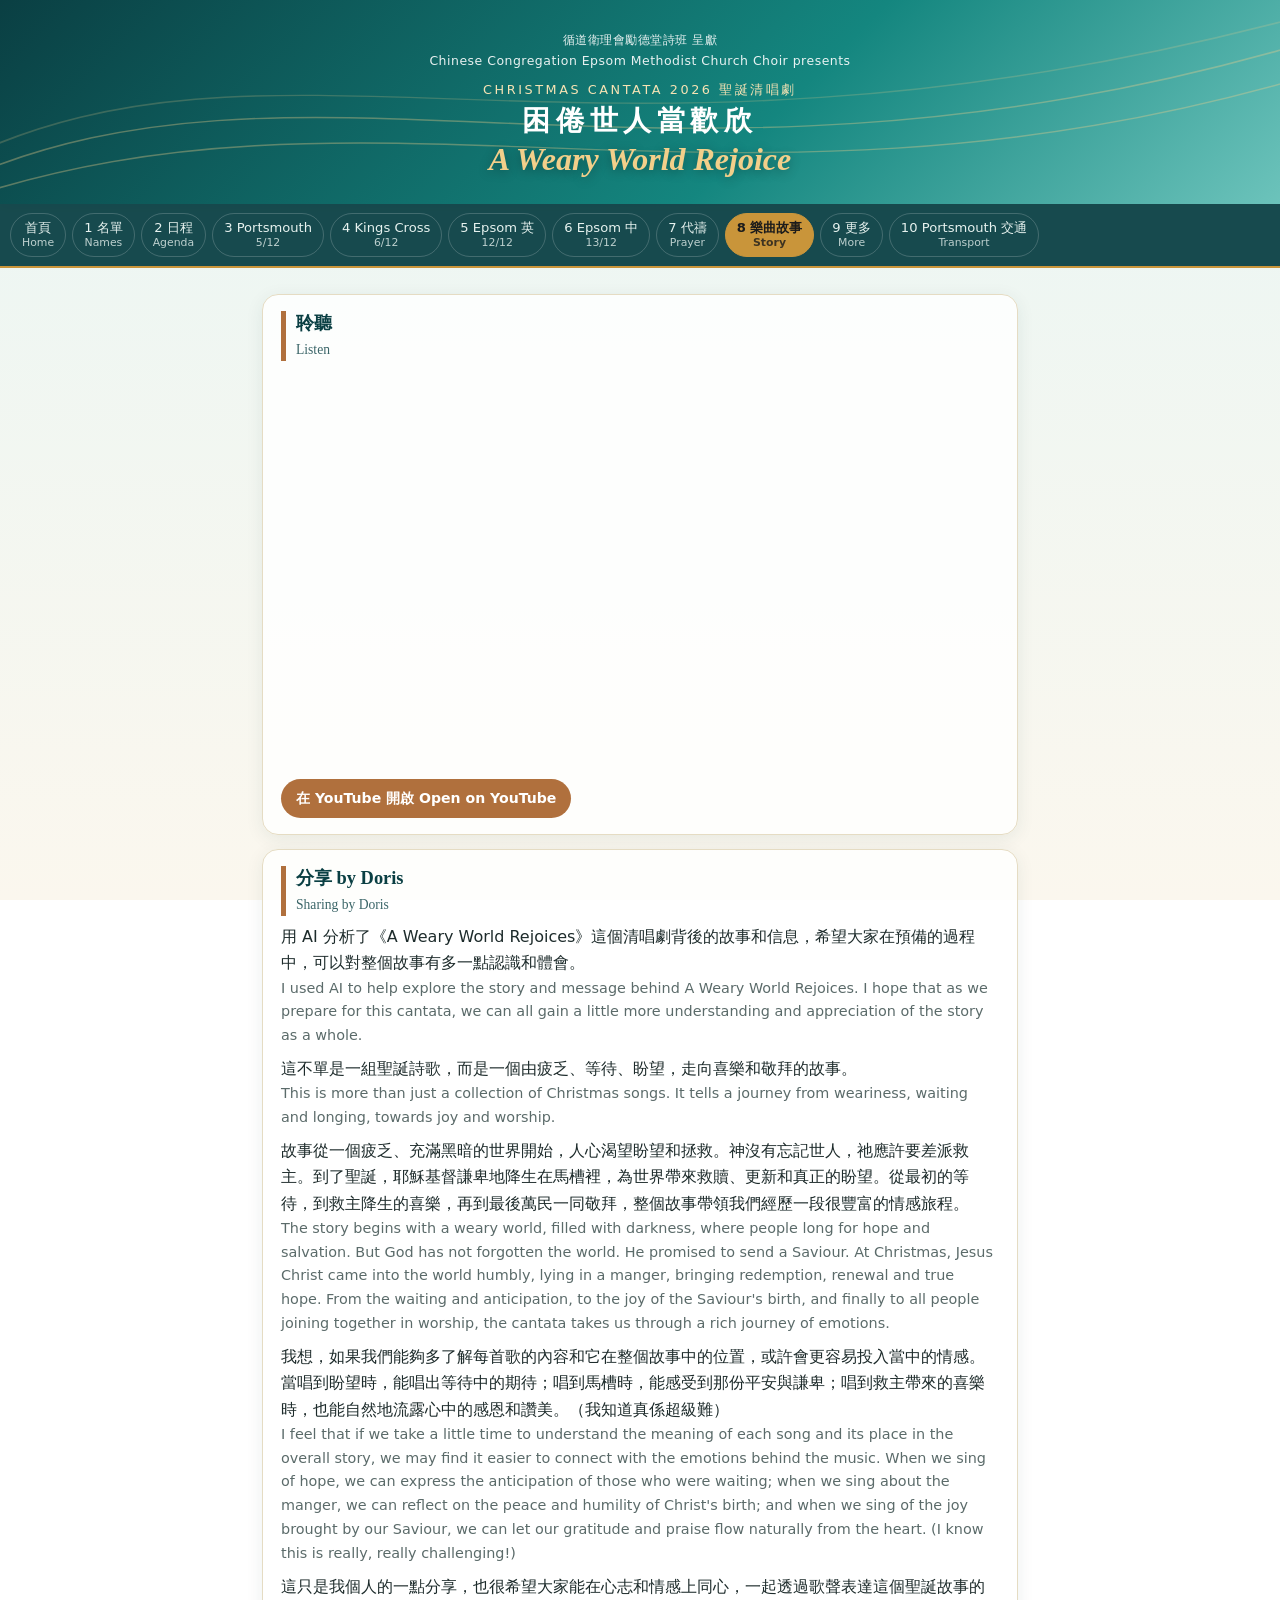
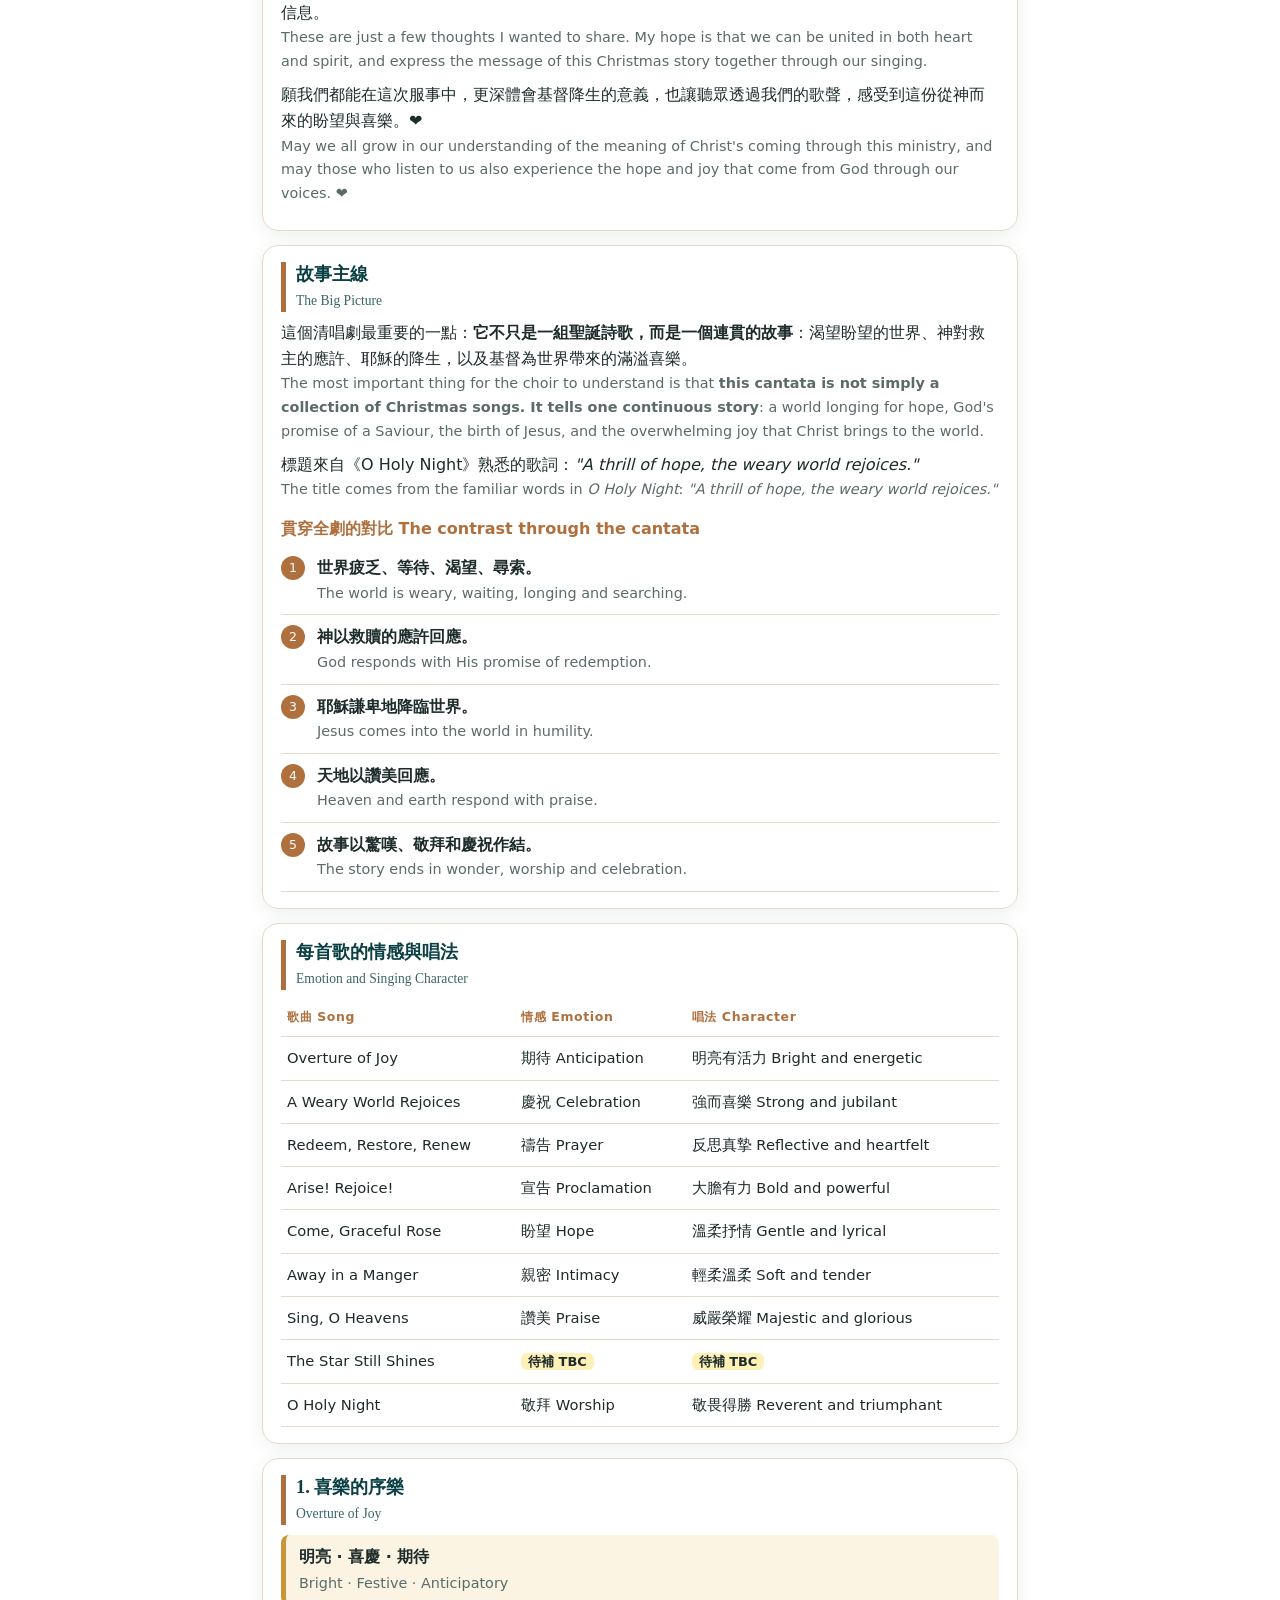
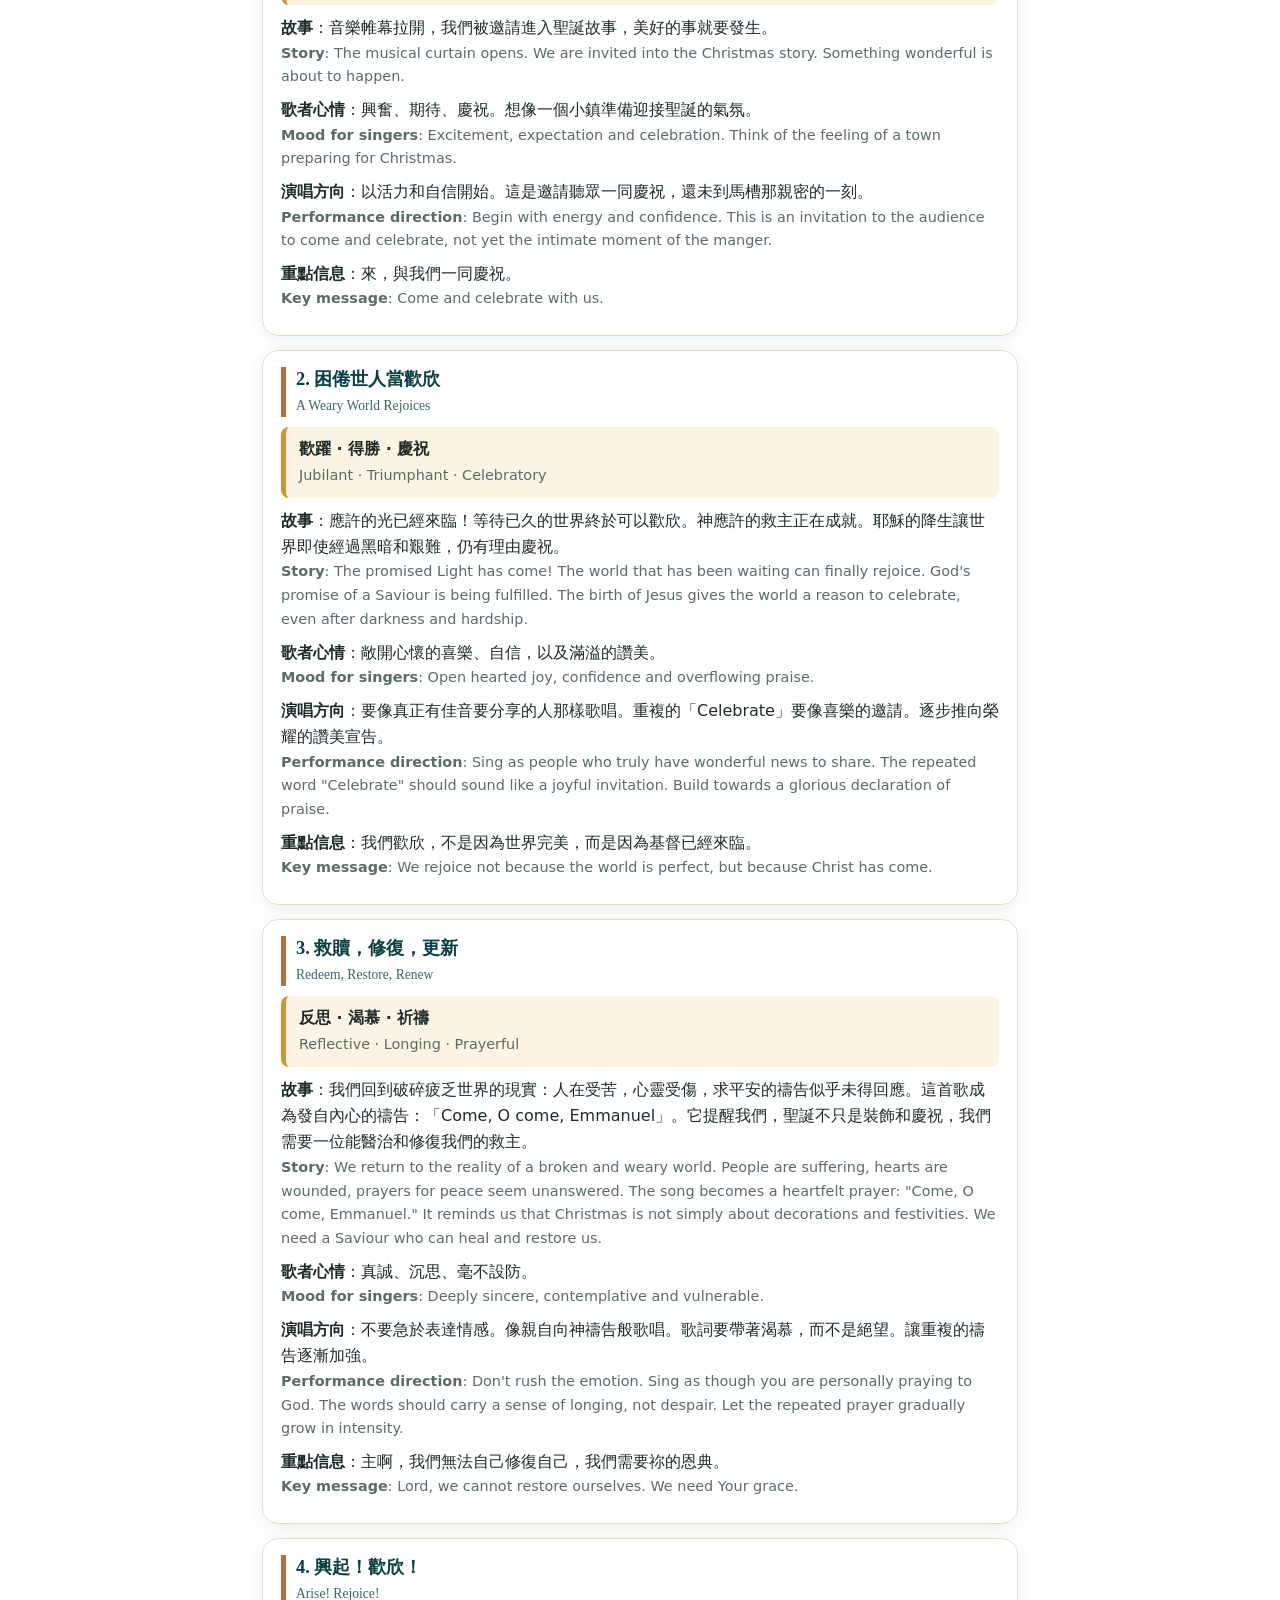
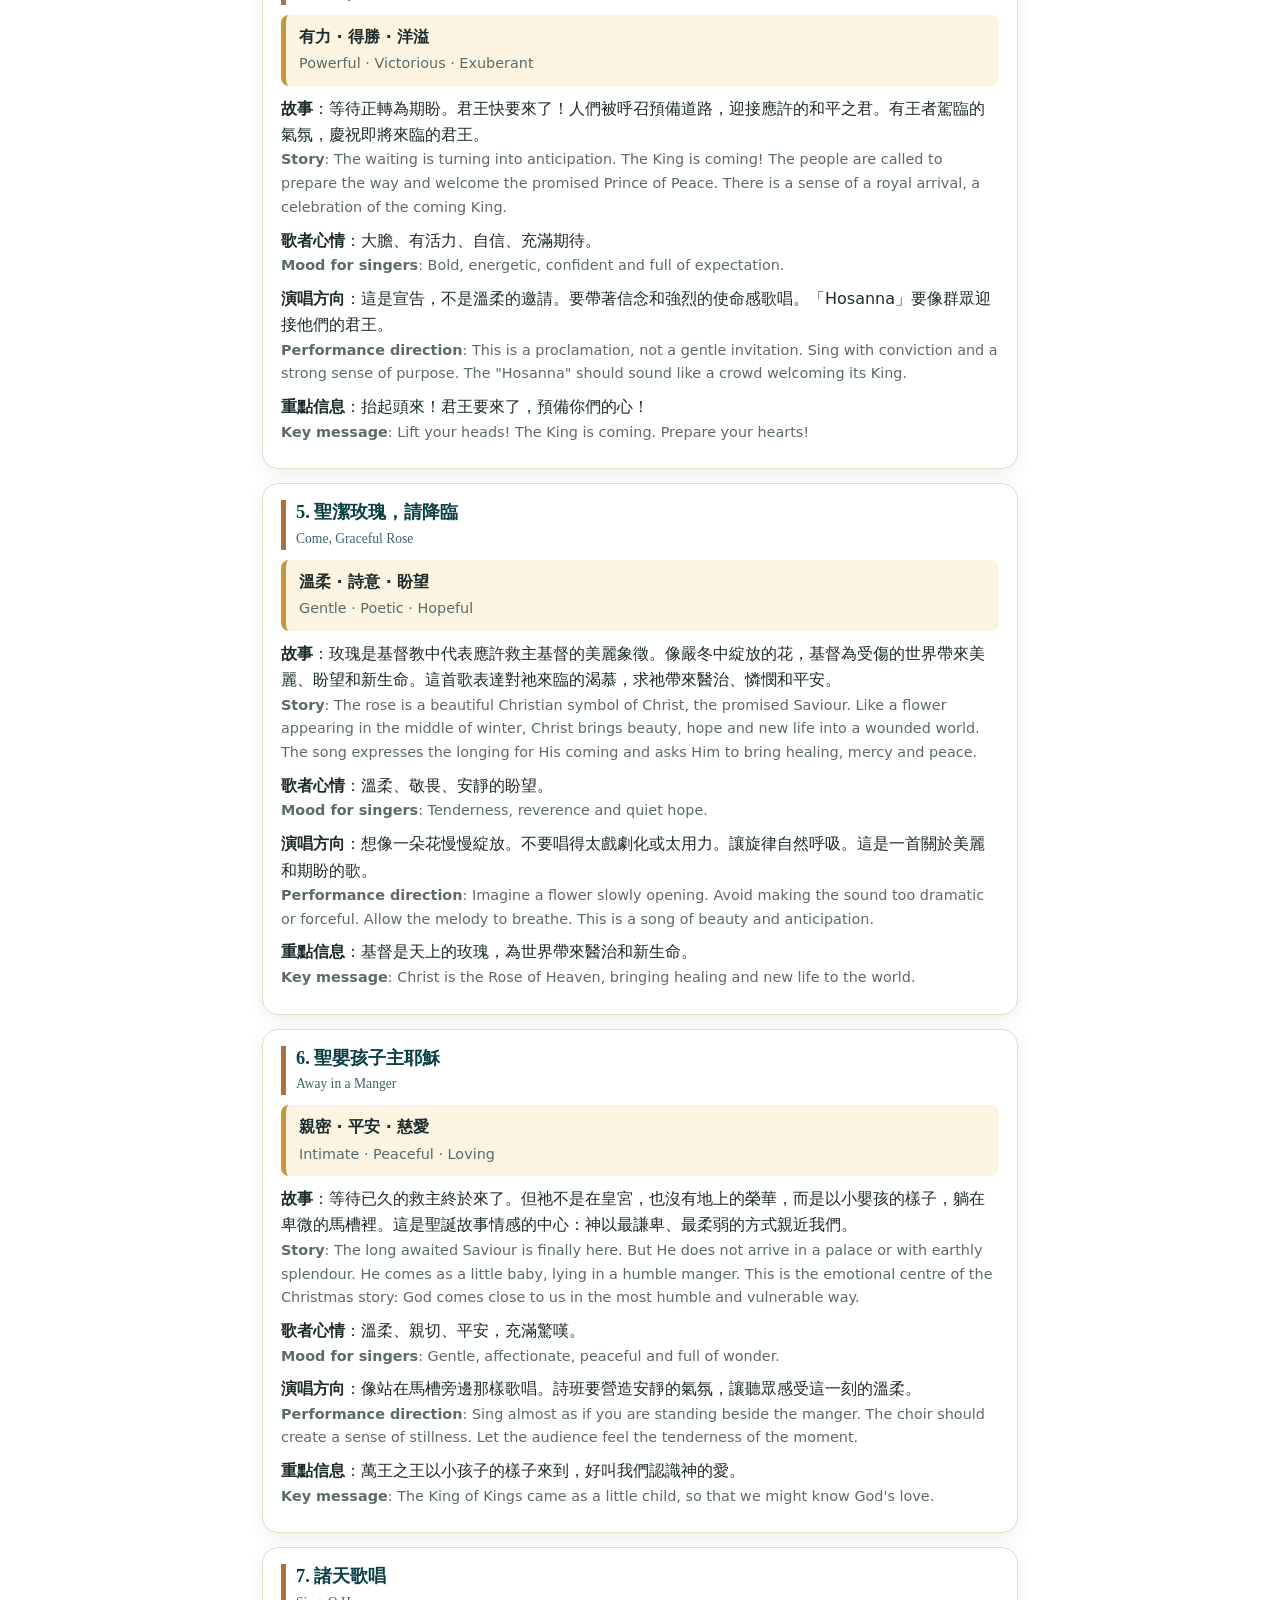
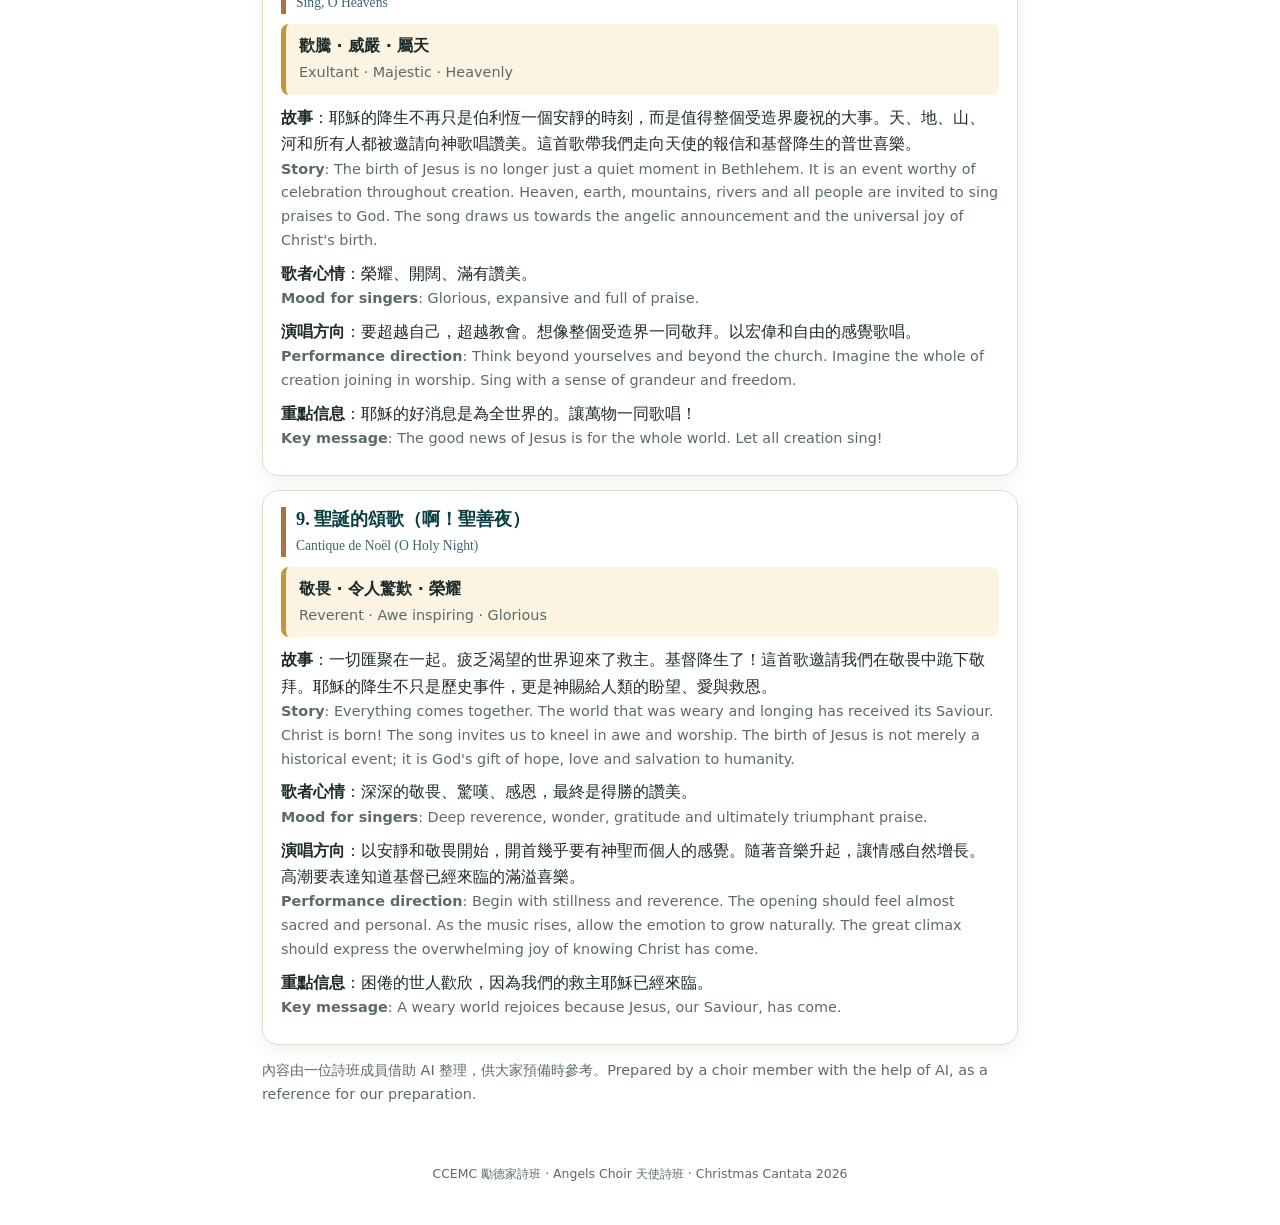
<file: story.html>
<!DOCTYPE html><html lang="zh-Hant"><head><meta charset="utf-8">
<meta name="viewport" content="width=device-width, initial-scale=1"><meta name="robots" content="noindex, nofollow">
<title>Story | A Weary World Rejoice 2026</title><link rel="stylesheet" href="style.css"></head>
<body>
<header class="hero"><svg viewBox="0 0 800 300" preserveAspectRatio="none"><g fill="none" stroke="#f2cf8a" stroke-width="2"><path d="M-20 260 C200 40 420 340 820 60"/><path d="M-20 290 C240 90 460 360 820 110"/><path d="M-20 230 C180 10 380 300 820 20" opacity=".6"/></g></svg>
<div class="org">循道衛理會勵德堂詩班 呈獻<br>Chinese Congregation Epsom Methodist Church Choir presents</div>
<div class="small">CHRISTMAS CANTATA 2026 聖誕清唱劇</div>
<h1>困倦世人當歡欣</h1><div class="script">A Weary World Rejoice</div>
</header>
<nav class="tabs"><a href="index.html">首頁<small>Home</small></a><a href="names.html">1 名單<small>Names</small></a><a href="agenda.html">2 日程<small>Agenda</small></a><a href="portsmouth.html">3 Portsmouth<small>5/12</small></a><a href="kingscross.html">4 Kings Cross<small>6/12</small></a><a href="epsom-eng.html">5 Epsom 英<small>12/12</small></a><a href="epsom-chi.html">6 Epsom 中<small>13/12</small></a><a href="prayer.html">7 代禱<small>Prayer</small></a><a href="story.html" class=on>8 樂曲故事<small>Story</small></a><a href="more.html">9 更多<small>More</small></a><a href="portsmouth-transport.html">10 Portsmouth 交通<small>Transport</small></a></nav><main><div class="card"><h2>聆聽<br><span style="font-weight:400;font-size:.85rem;opacity:.8">Listen</span></h2><div style="position:relative;padding-bottom:56.25%;height:0;overflow:hidden;border-radius:12px"><iframe src="https://www.youtube-nocookie.com/embed/x8z-Y_yiIGY" title="YouTube video player" style="position:absolute;top:0;left:0;width:100%;height:100%;border:0" allow="accelerometer; autoplay; clipboard-write; encrypted-media; gyroscope; picture-in-picture" allowfullscreen loading="lazy"></iframe></div><a class="btn" href="https://youtu.be/x8z-Y_yiIGY" target="_blank" rel="noopener">在 YouTube 開啟 Open on YouTube</a></div><div class="card"><h2>分享 by Doris<br><span style="font-weight:400;font-size:.85rem;opacity:.8">Sharing by Doris</span></h2><div class="pair"><div class="zh">用 AI 分析了《A Weary World Rejoices》這個清唱劇背後的故事和信息，希望大家在預備的過程中，可以對整個故事有多一點認識和體會。</div><div class="en">I used AI to help explore the story and message behind A Weary World Rejoices. I hope that as we prepare for this cantata, we can all gain a little more understanding and appreciation of the story as a whole.</div></div><div class="pair"><div class="zh">這不單是一組聖誕詩歌，而是一個由疲乏、等待、盼望，走向喜樂和敬拜的故事。</div><div class="en">This is more than just a collection of Christmas songs. It tells a journey from weariness, waiting and longing, towards joy and worship.</div></div><div class="pair"><div class="zh">故事從一個疲乏、充滿黑暗的世界開始，人心渴望盼望和拯救。神沒有忘記世人，祂應許要差派救主。到了聖誕，耶穌基督謙卑地降生在馬槽裡，為世界帶來救贖、更新和真正的盼望。從最初的等待，到救主降生的喜樂，再到最後萬民一同敬拜，整個故事帶領我們經歷一段很豐富的情感旅程。</div><div class="en">The story begins with a weary world, filled with darkness, where people long for hope and salvation. But God has not forgotten the world. He promised to send a Saviour. At Christmas, Jesus Christ came into the world humbly, lying in a manger, bringing redemption, renewal and true hope. From the waiting and anticipation, to the joy of the Saviour's birth, and finally to all people joining together in worship, the cantata takes us through a rich journey of emotions.</div></div><div class="pair"><div class="zh">我想，如果我們能夠多了解每首歌的內容和它在整個故事中的位置，或許會更容易投入當中的情感。當唱到盼望時，能唱出等待中的期待；唱到馬槽時，能感受到那份平安與謙卑；唱到救主帶來的喜樂時，也能自然地流露心中的感恩和讚美。（我知道真係超級難）</div><div class="en">I feel that if we take a little time to understand the meaning of each song and its place in the overall story, we may find it easier to connect with the emotions behind the music. When we sing of hope, we can express the anticipation of those who were waiting; when we sing about the manger, we can reflect on the peace and humility of Christ's birth; and when we sing of the joy brought by our Saviour, we can let our gratitude and praise flow naturally from the heart. (I know this is really, really challenging!)</div></div><div class="pair"><div class="zh">這只是我個人的一點分享，也很希望大家能在心志和情感上同心，一起透過歌聲表達這個聖誕故事的信息。</div><div class="en">These are just a few thoughts I wanted to share. My hope is that we can be united in both heart and spirit, and express the message of this Christmas story together through our singing.</div></div><div class="pair"><div class="zh">願我們都能在這次服事中，更深體會基督降生的意義，也讓聽眾透過我們的歌聲，感受到這份從神而來的盼望與喜樂。❤️</div><div class="en">May we all grow in our understanding of the meaning of Christ's coming through this ministry, and may those who listen to us also experience the hope and joy that come from God through our voices. ❤️</div></div></div><div class="card"><h2>故事主線<br><span style="font-weight:400;font-size:.85rem;opacity:.8">The Big Picture</span></h2><div class="pair"><div class="zh">這個清唱劇最重要的一點：<b>它不只是一組聖誕詩歌，而是一個連貫的故事</b>：渴望盼望的世界、神對救主的應許、耶穌的降生，以及基督為世界帶來的滿溢喜樂。</div><div class="en">The most important thing for the choir to understand is that <b>this cantata is not simply a collection of Christmas songs. It tells one continuous story</b>: a world longing for hope, God's promise of a Saviour, the birth of Jesus, and the overwhelming joy that Christ brings to the world.</div></div><div class="pair"><div class="zh">標題來自《O Holy Night》熟悉的歌詞：<i>"A thrill of hope, the weary world rejoices."</i></div><div class="en">The title comes from the familiar words in <i>O Holy Night</i>: <i>"A thrill of hope, the weary world rejoices."</i></div></div><h3>貫穿全劇的對比 The contrast through the cantata</h3><ol class="prog"><li><span class="t">世界疲乏、等待、渴望、尋索。</span><div class="en" style="margin:0">The world is weary, waiting, longing and searching.</div></li><li><span class="t">神以救贖的應許回應。</span><div class="en" style="margin:0">God responds with His promise of redemption.</div></li><li><span class="t">耶穌謙卑地降臨世界。</span><div class="en" style="margin:0">Jesus comes into the world in humility.</div></li><li><span class="t">天地以讚美回應。</span><div class="en" style="margin:0">Heaven and earth respond with praise.</div></li><li><span class="t">故事以驚嘆、敬拜和慶祝作結。</span><div class="en" style="margin:0">The story ends in wonder, worship and celebration.</div></li></ol></div><div class="card"><h2>每首歌的情感與唱法<br><span style="font-weight:400;font-size:.85rem;opacity:.8">Emotion and Singing Character</span></h2><table><tr><th>歌曲 Song</th><th>情感 Emotion</th><th>唱法 Character</th></tr><tr><td>Overture of Joy</td><td>期待 Anticipation</td><td>明亮有活力 Bright and energetic</td></tr><tr><td>A Weary World Rejoices</td><td>慶祝 Celebration</td><td>強而喜樂 Strong and jubilant</td></tr><tr><td>Redeem, Restore, Renew</td><td>禱告 Prayer</td><td>反思真摯 Reflective and heartfelt</td></tr><tr><td>Arise! Rejoice!</td><td>宣告 Proclamation</td><td>大膽有力 Bold and powerful</td></tr><tr><td>Come, Graceful Rose</td><td>盼望 Hope</td><td>溫柔抒情 Gentle and lyrical</td></tr><tr><td>Away in a Manger</td><td>親密 Intimacy</td><td>輕柔溫柔 Soft and tender</td></tr><tr><td>Sing, O Heavens</td><td>讚美 Praise</td><td>威嚴榮耀 Majestic and glorious</td></tr><tr><td>The Star Still Shines</td><td><span class="tbc">待補 TBC</span></td><td><span class="tbc">待補 TBC</span></td></tr><tr><td>O Holy Night</td><td>敬拜 Worship</td><td>敬畏得勝 Reverent and triumphant</td></tr></table></div><div class="card"><h2>1. 喜樂的序樂<br><span style="font-weight:400;font-size:.85rem;opacity:.8">Overture of Joy</span></h2><div class="note"><b>明亮 · 喜慶 · 期待</b><br><span class="en">Bright · Festive · Anticipatory</span></div><div class="pair"><div class="zh"><b>故事</b>：音樂帷幕拉開，我們被邀請進入聖誕故事，美好的事就要發生。</div><div class="en"><b>Story</b>: The musical curtain opens. We are invited into the Christmas story. Something wonderful is about to happen.</div></div><div class="pair"><div class="zh"><b>歌者心情</b>：興奮、期待、慶祝。想像一個小鎮準備迎接聖誕的氣氛。</div><div class="en"><b>Mood for singers</b>: Excitement, expectation and celebration. Think of the feeling of a town preparing for Christmas.</div></div><div class="pair"><div class="zh"><b>演唱方向</b>：以活力和自信開始。這是邀請聽眾一同慶祝，還未到馬槽那親密的一刻。</div><div class="en"><b>Performance direction</b>: Begin with energy and confidence. This is an invitation to the audience to come and celebrate, not yet the intimate moment of the manger.</div></div><div class="pair"><div class="zh"><b>重點信息</b>：來，與我們一同慶祝。</div><div class="en"><b>Key message</b>: Come and celebrate with us.</div></div></div><div class="card"><h2>2. 困倦世人當歡欣<br><span style="font-weight:400;font-size:.85rem;opacity:.8">A Weary World Rejoices</span></h2><div class="note"><b>歡躍 · 得勝 · 慶祝</b><br><span class="en">Jubilant · Triumphant · Celebratory</span></div><div class="pair"><div class="zh"><b>故事</b>：應許的光已經來臨！等待已久的世界終於可以歡欣。神應許的救主正在成就。耶穌的降生讓世界即使經過黑暗和艱難，仍有理由慶祝。</div><div class="en"><b>Story</b>: The promised Light has come! The world that has been waiting can finally rejoice. God's promise of a Saviour is being fulfilled. The birth of Jesus gives the world a reason to celebrate, even after darkness and hardship.</div></div><div class="pair"><div class="zh"><b>歌者心情</b>：敞開心懷的喜樂、自信，以及滿溢的讚美。</div><div class="en"><b>Mood for singers</b>: Open hearted joy, confidence and overflowing praise.</div></div><div class="pair"><div class="zh"><b>演唱方向</b>：要像真正有佳音要分享的人那樣歌唱。重複的「Celebrate」要像喜樂的邀請。逐步推向榮耀的讚美宣告。</div><div class="en"><b>Performance direction</b>: Sing as people who truly have wonderful news to share. The repeated word "Celebrate" should sound like a joyful invitation. Build towards a glorious declaration of praise.</div></div><div class="pair"><div class="zh"><b>重點信息</b>：我們歡欣，不是因為世界完美，而是因為基督已經來臨。</div><div class="en"><b>Key message</b>: We rejoice not because the world is perfect, but because Christ has come.</div></div></div><div class="card"><h2>3. 救贖，修復，更新<br><span style="font-weight:400;font-size:.85rem;opacity:.8">Redeem, Restore, Renew</span></h2><div class="note"><b>反思 · 渴慕 · 祈禱</b><br><span class="en">Reflective · Longing · Prayerful</span></div><div class="pair"><div class="zh"><b>故事</b>：我們回到破碎疲乏世界的現實：人在受苦，心靈受傷，求平安的禱告似乎未得回應。這首歌成為發自內心的禱告：「Come, O come, Emmanuel」。它提醒我們，聖誕不只是裝飾和慶祝，我們需要一位能醫治和修復我們的救主。</div><div class="en"><b>Story</b>: We return to the reality of a broken and weary world. People are suffering, hearts are wounded, prayers for peace seem unanswered. The song becomes a heartfelt prayer: "Come, O come, Emmanuel." It reminds us that Christmas is not simply about decorations and festivities. We need a Saviour who can heal and restore us.</div></div><div class="pair"><div class="zh"><b>歌者心情</b>：真誠、沉思、毫不設防。</div><div class="en"><b>Mood for singers</b>: Deeply sincere, contemplative and vulnerable.</div></div><div class="pair"><div class="zh"><b>演唱方向</b>：不要急於表達情感。像親自向神禱告般歌唱。歌詞要帶著渴慕，而不是絕望。讓重複的禱告逐漸加強。</div><div class="en"><b>Performance direction</b>: Don't rush the emotion. Sing as though you are personally praying to God. The words should carry a sense of longing, not despair. Let the repeated prayer gradually grow in intensity.</div></div><div class="pair"><div class="zh"><b>重點信息</b>：主啊，我們無法自己修復自己，我們需要祢的恩典。</div><div class="en"><b>Key message</b>: Lord, we cannot restore ourselves. We need Your grace.</div></div></div><div class="card"><h2>4. 興起！歡欣！<br><span style="font-weight:400;font-size:.85rem;opacity:.8">Arise! Rejoice!</span></h2><div class="note"><b>有力 · 得勝 · 洋溢</b><br><span class="en">Powerful · Victorious · Exuberant</span></div><div class="pair"><div class="zh"><b>故事</b>：等待正轉為期盼。君王快要來了！人們被呼召預備道路，迎接應許的和平之君。有王者駕臨的氣氛，慶祝即將來臨的君王。</div><div class="en"><b>Story</b>: The waiting is turning into anticipation. The King is coming! The people are called to prepare the way and welcome the promised Prince of Peace. There is a sense of a royal arrival, a celebration of the coming King.</div></div><div class="pair"><div class="zh"><b>歌者心情</b>：大膽、有活力、自信、充滿期待。</div><div class="en"><b>Mood for singers</b>: Bold, energetic, confident and full of expectation.</div></div><div class="pair"><div class="zh"><b>演唱方向</b>：這是宣告，不是溫柔的邀請。要帶著信念和強烈的使命感歌唱。「Hosanna」要像群眾迎接他們的君王。</div><div class="en"><b>Performance direction</b>: This is a proclamation, not a gentle invitation. Sing with conviction and a strong sense of purpose. The "Hosanna" should sound like a crowd welcoming its King.</div></div><div class="pair"><div class="zh"><b>重點信息</b>：抬起頭來！君王要來了，預備你們的心！</div><div class="en"><b>Key message</b>: Lift your heads! The King is coming. Prepare your hearts!</div></div></div><div class="card"><h2>5. 聖潔玫瑰，請降臨<br><span style="font-weight:400;font-size:.85rem;opacity:.8">Come, Graceful Rose</span></h2><div class="note"><b>溫柔 · 詩意 · 盼望</b><br><span class="en">Gentle · Poetic · Hopeful</span></div><div class="pair"><div class="zh"><b>故事</b>：玫瑰是基督教中代表應許救主基督的美麗象徵。像嚴冬中綻放的花，基督為受傷的世界帶來美麗、盼望和新生命。這首歌表達對祂來臨的渴慕，求祂帶來醫治、憐憫和平安。</div><div class="en"><b>Story</b>: The rose is a beautiful Christian symbol of Christ, the promised Saviour. Like a flower appearing in the middle of winter, Christ brings beauty, hope and new life into a wounded world. The song expresses the longing for His coming and asks Him to bring healing, mercy and peace.</div></div><div class="pair"><div class="zh"><b>歌者心情</b>：溫柔、敬畏、安靜的盼望。</div><div class="en"><b>Mood for singers</b>: Tenderness, reverence and quiet hope.</div></div><div class="pair"><div class="zh"><b>演唱方向</b>：想像一朵花慢慢綻放。不要唱得太戲劇化或太用力。讓旋律自然呼吸。這是一首關於美麗和期盼的歌。</div><div class="en"><b>Performance direction</b>: Imagine a flower slowly opening. Avoid making the sound too dramatic or forceful. Allow the melody to breathe. This is a song of beauty and anticipation.</div></div><div class="pair"><div class="zh"><b>重點信息</b>：基督是天上的玫瑰，為世界帶來醫治和新生命。</div><div class="en"><b>Key message</b>: Christ is the Rose of Heaven, bringing healing and new life to the world.</div></div></div><div class="card"><h2>6. 聖嬰孩子主耶穌<br><span style="font-weight:400;font-size:.85rem;opacity:.8">Away in a Manger</span></h2><div class="note"><b>親密 · 平安 · 慈愛</b><br><span class="en">Intimate · Peaceful · Loving</span></div><div class="pair"><div class="zh"><b>故事</b>：等待已久的救主終於來了。但祂不是在皇宮，也沒有地上的榮華，而是以小嬰孩的樣子，躺在卑微的馬槽裡。這是聖誕故事情感的中心：神以最謙卑、最柔弱的方式親近我們。</div><div class="en"><b>Story</b>: The long awaited Saviour is finally here. But He does not arrive in a palace or with earthly splendour. He comes as a little baby, lying in a humble manger. This is the emotional centre of the Christmas story: God comes close to us in the most humble and vulnerable way.</div></div><div class="pair"><div class="zh"><b>歌者心情</b>：溫柔、親切、平安，充滿驚嘆。</div><div class="en"><b>Mood for singers</b>: Gentle, affectionate, peaceful and full of wonder.</div></div><div class="pair"><div class="zh"><b>演唱方向</b>：像站在馬槽旁邊那樣歌唱。詩班要營造安靜的氣氛，讓聽眾感受這一刻的溫柔。</div><div class="en"><b>Performance direction</b>: Sing almost as if you are standing beside the manger. The choir should create a sense of stillness. Let the audience feel the tenderness of the moment.</div></div><div class="pair"><div class="zh"><b>重點信息</b>：萬王之王以小孩子的樣子來到，好叫我們認識神的愛。</div><div class="en"><b>Key message</b>: The King of Kings came as a little child, so that we might know God's love.</div></div></div><div class="card"><h2>7. 諸天歌唱<br><span style="font-weight:400;font-size:.85rem;opacity:.8">Sing, O Heavens</span></h2><div class="note"><b>歡騰 · 威嚴 · 屬天</b><br><span class="en">Exultant · Majestic · Heavenly</span></div><div class="pair"><div class="zh"><b>故事</b>：耶穌的降生不再只是伯利恆一個安靜的時刻，而是值得整個受造界慶祝的大事。天、地、山、河和所有人都被邀請向神歌唱讚美。這首歌帶我們走向天使的報信和基督降生的普世喜樂。</div><div class="en"><b>Story</b>: The birth of Jesus is no longer just a quiet moment in Bethlehem. It is an event worthy of celebration throughout creation. Heaven, earth, mountains, rivers and all people are invited to sing praises to God. The song draws us towards the angelic announcement and the universal joy of Christ's birth.</div></div><div class="pair"><div class="zh"><b>歌者心情</b>：榮耀、開闊、滿有讚美。</div><div class="en"><b>Mood for singers</b>: Glorious, expansive and full of praise.</div></div><div class="pair"><div class="zh"><b>演唱方向</b>：要超越自己，超越教會。想像整個受造界一同敬拜。以宏偉和自由的感覺歌唱。</div><div class="en"><b>Performance direction</b>: Think beyond yourselves and beyond the church. Imagine the whole of creation joining in worship. Sing with a sense of grandeur and freedom.</div></div><div class="pair"><div class="zh"><b>重點信息</b>：耶穌的好消息是為全世界的。讓萬物一同歌唱！</div><div class="en"><b>Key message</b>: The good news of Jesus is for the whole world. Let all creation sing!</div></div></div><div class="card"><h2>9. 聖誕的頌歌（啊！聖善夜）<br><span style="font-weight:400;font-size:.85rem;opacity:.8">Cantique de Noël (O Holy Night)</span></h2><div class="note"><b>敬畏 · 令人驚歎 · 榮耀</b><br><span class="en">Reverent · Awe inspiring · Glorious</span></div><div class="pair"><div class="zh"><b>故事</b>：一切匯聚在一起。疲乏渴望的世界迎來了救主。基督降生了！這首歌邀請我們在敬畏中跪下敬拜。耶穌的降生不只是歷史事件，更是神賜給人類的盼望、愛與救恩。</div><div class="en"><b>Story</b>: Everything comes together. The world that was weary and longing has received its Saviour. Christ is born! The song invites us to kneel in awe and worship. The birth of Jesus is not merely a historical event; it is God's gift of hope, love and salvation to humanity.</div></div><div class="pair"><div class="zh"><b>歌者心情</b>：深深的敬畏、驚嘆、感恩，最終是得勝的讚美。</div><div class="en"><b>Mood for singers</b>: Deep reverence, wonder, gratitude and ultimately triumphant praise.</div></div><div class="pair"><div class="zh"><b>演唱方向</b>：以安靜和敬畏開始，開首幾乎要有神聖而個人的感覺。隨著音樂升起，讓情感自然增長。高潮要表達知道基督已經來臨的滿溢喜樂。</div><div class="en"><b>Performance direction</b>: Begin with stillness and reverence. The opening should feel almost sacred and personal. As the music rises, allow the emotion to grow naturally. The great climax should express the overwhelming joy of knowing Christ has come.</div></div><div class="pair"><div class="zh"><b>重點信息</b>：困倦的世人歡欣，因為我們的救主耶穌已經來臨。</div><div class="en"><b>Key message</b>: A weary world rejoices because Jesus, our Saviour, has come.</div></div></div><div class="en">內容由一位詩班成員借助 AI 整理，供大家預備時參考。Prepared by a choir member with the help of AI, as a reference for our preparation.</div></main>
<footer>CCEMC 勵德家詩班 · Angels Choir 天使詩班 · Christmas Cantata 2026</footer></body></html>
</file>
<file: style.css>
:root{
  --bg1:#e9f6f4;--bg2:#fbf7ee;--card:#ffffffd9;--ink:#1d2b2b;--sub:#5b6b6a;
  --teal:#0f6e6a;--deep:#0a3f43;--green:#1f6b4f;--copper:#b0703d;--gold:#c9953a;--cream:#fbf4e2;--line:#e5dcc3;--tbc:#fff0b8;
  --hero1:#0a3f43;--hero2:#14867f;--hero3:#6cc3bb;
}
body.kx{
  --bg1:#0d1530;--bg2:#161c3a;--card:#1c2446e6;--ink:#f1ecdc;--sub:#b9bdd0;
  --teal:#e0a838;--deep:#0a0f24;--green:#e0a838;--copper:#f0b24a;--gold:#f0b24a;--cream:#262e55;--line:#38426f;--tbc:#5a4a14;
  --hero1:#070b1d;--hero2:#16205a;--hero3:#c4551f;
}
@media(prefers-color-scheme:dark){
  body:not(.kx){--bg1:#0b1d1f;--bg2:#101a1a;--card:#16282ae6;--ink:#eaf3f1;--sub:#a5bbb7;--teal:#5fc7bd;--deep:#062b2e;--green:#7fd3aa;--copper:#e0a06a;--gold:#e0b25a;--cream:#1d3234;--line:#2d4749;--tbc:#4a3f14}
}
*{box-sizing:border-box}
html{scroll-behavior:smooth}
body{margin:0;color:var(--ink);background:linear-gradient(180deg,var(--bg1),var(--bg2)) fixed;
  font:16px/1.65 -apple-system,"PingFang TC","Microsoft JhengHei",system-ui,sans-serif}
a{color:var(--teal)}
header.hero{position:relative;overflow:hidden;color:#fff;text-align:center;padding:30px 16px 26px;
  background:linear-gradient(135deg,var(--hero1),var(--hero2) 60%,var(--hero3))}
header.hero svg{position:absolute;inset:0;width:100%;height:100%;opacity:.35;pointer-events:none}
header.hero .org{font-size:.78rem;letter-spacing:.04em;opacity:.9;position:relative}
header.hero .small{font-size:.8rem;letter-spacing:.2em;color:#f6e3b4;margin-top:8px;position:relative}
header.hero h1{margin:4px 0 0;font:700 1.75rem/1.2 "Songti TC","Noto Serif TC",serif;letter-spacing:.2em;position:relative}
header.hero .script{font:italic 600 2rem/1.2 "Snell Roundhand","Brush Script MT","Segoe Script",cursive;
  color:#f2cf8a;text-shadow:0 2px 12px #0005;position:relative;margin-top:2px}
header.hero .en{font-size:.85rem;letter-spacing:.25em;position:relative;opacity:.95}
nav.tabs{position:sticky;top:0;z-index:10;display:flex;gap:6px;overflow-x:auto;padding:9px 10px;
  background:#0a3f43f0;backdrop-filter:blur(6px);border-bottom:2px solid var(--gold);scrollbar-width:none}
body.kx nav.tabs{background:#070b1df0}
nav.tabs::-webkit-scrollbar{display:none}
nav.tabs a{flex:0 0 auto;text-decoration:none;color:#e6f2ef;font-size:.82rem;line-height:1.25;text-align:center;
  padding:6px 11px;border-radius:999px;border:1px solid #ffffff30;white-space:nowrap}
nav.tabs a small{display:block;font-size:.68rem;opacity:.8}
nav.tabs a.on{background:var(--gold);color:#1b1b1b;font-weight:700;border-color:var(--gold)}
main{max-width:780px;margin:0 auto;padding:12px 12px 40px}
.card{background:var(--card);border:1px solid var(--line);border-radius:16px;padding:16px 18px;margin:14px 0;
  box-shadow:0 4px 18px #0a3f4314}
h2{margin:0 0 8px;font:700 1.15rem/1.35 "Songti TC","Noto Serif TC",serif;color:var(--deep);
  border-left:5px solid var(--copper);padding-left:10px}
body.kx h2{color:var(--gold)}
@media(prefers-color-scheme:dark){body:not(.kx) h2{color:var(--teal)}}
h3{margin:14px 0 4px;font-size:1rem;color:var(--copper)}
.zh{margin:6px 0 0}.en{margin:1px 0 8px;color:var(--sub);font-size:.9rem}
.pair{margin:8px 0}.pair .en{margin:0}
.chips{display:flex;flex-wrap:wrap;gap:8px;margin:12px 0 0;justify-content:center;position:relative}
.chip{background:#ffffff1f;border:1px solid #ffffff40;border-radius:12px;padding:6px 12px;text-align:center;font-size:.82rem}
.chip b{display:block;font-size:1.05rem;color:#f6e3b4}
table{width:100%;border-collapse:collapse;font-size:.92rem}
th,td{text-align:left;padding:9px 6px;border-bottom:1px solid var(--line);vertical-align:top}
th{color:var(--copper);font-size:.78rem;letter-spacing:.05em}
.tbc{background:var(--tbc);border-radius:6px;padding:1px 7px;font-weight:600;font-size:.88em}
.ang{color:#2e8a5a;font-weight:600}.rob{color:#8a4fb3;font-weight:600}.cue{color:var(--copper);font-weight:600}
@media(prefers-color-scheme:dark){.ang{color:#7fd3aa}.rob{color:#c8a2ea}}
body.kx .ang{color:#8fe0b4}body.kx .rob{color:#d4b3f2}
.note{background:var(--cream);border-left:5px solid var(--gold);border-radius:8px;padding:9px 13px;margin:10px 0}
.btn{display:inline-block;margin:6px 6px 0 0;padding:8px 15px;border-radius:999px;background:var(--copper);color:#fff;
  text-decoration:none;font-size:.88rem;font-weight:600}
body.kx .btn{color:#10142e}
.grid2{display:grid;grid-template-columns:1fr 1fr;gap:12px}
@media(max-width:560px){.grid2{grid-template-columns:1fr}}
.names{display:flex;flex-wrap:wrap;gap:6px;margin:6px 0 4px}
.names span{background:var(--cream);border:1px solid var(--line);border-radius:999px;padding:2px 11px;font-size:.88rem}
.role{display:flex;gap:10px;padding:6px 0;border-bottom:1px dashed var(--line)}
.role b{flex:0 0 42%;font-weight:600}
img.fit{width:100%;height:auto;border-radius:12px;border:1px solid var(--line);margin-top:8px}
.menu{display:grid;grid-template-columns:1fr 1fr;gap:12px}
@media(max-width:560px){.menu{grid-template-columns:1fr}}
.menu a{display:block;text-decoration:none;color:var(--ink);background:var(--card);border:1px solid var(--line);
  border-left:6px solid var(--copper);border-radius:14px;padding:14px 16px;box-shadow:0 4px 18px #0a3f4314}
.menu a b{display:block;color:var(--teal);font-size:1.02rem}
.menu a small{color:var(--sub)}
.menu a.wide{grid-column:1/-1}
ol.prog{list-style:none;counter-reset:p;padding:0;margin:0}
ol.prog li{counter-increment:p;padding:9px 0 9px 36px;border-bottom:1px solid var(--line);position:relative}
ol.prog li::before{content:counter(p);position:absolute;left:0;top:10px;width:24px;height:24px;border-radius:50%;
  background:var(--copper);color:#fff;font-size:.78rem;text-align:center;line-height:24px}
ol.prog li.nar{counter-increment:none;padding:5px 0 5px 36px;color:var(--sub);font-size:.88rem}
ol.prog li.nar::before{content:"";background:none}
ol.prog .t{font-weight:700}ol.prog .tz{color:var(--sub);font-size:.88rem}ol.prog .who{font-size:.86rem;color:var(--sub)}
footer{text-align:center;color:var(--sub);font-size:.78rem;padding:10px 12px 40px}
</file>
